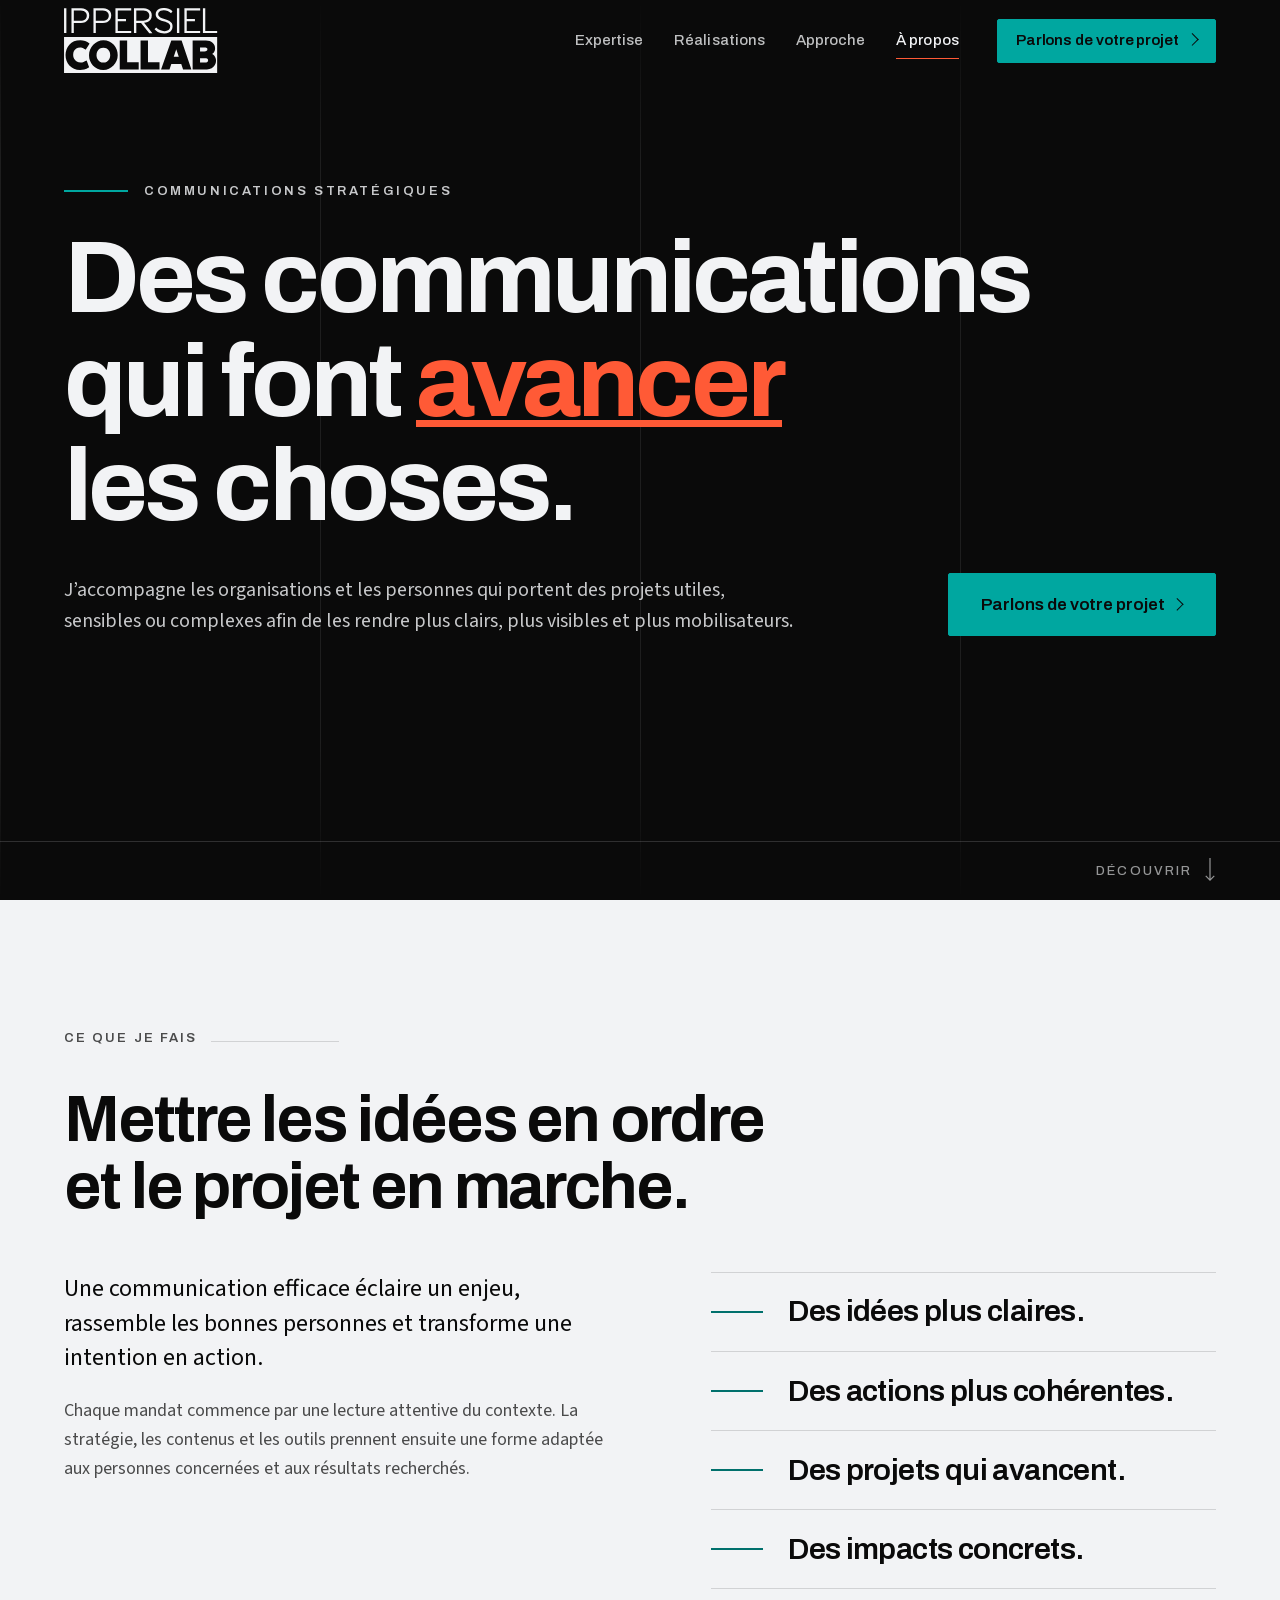
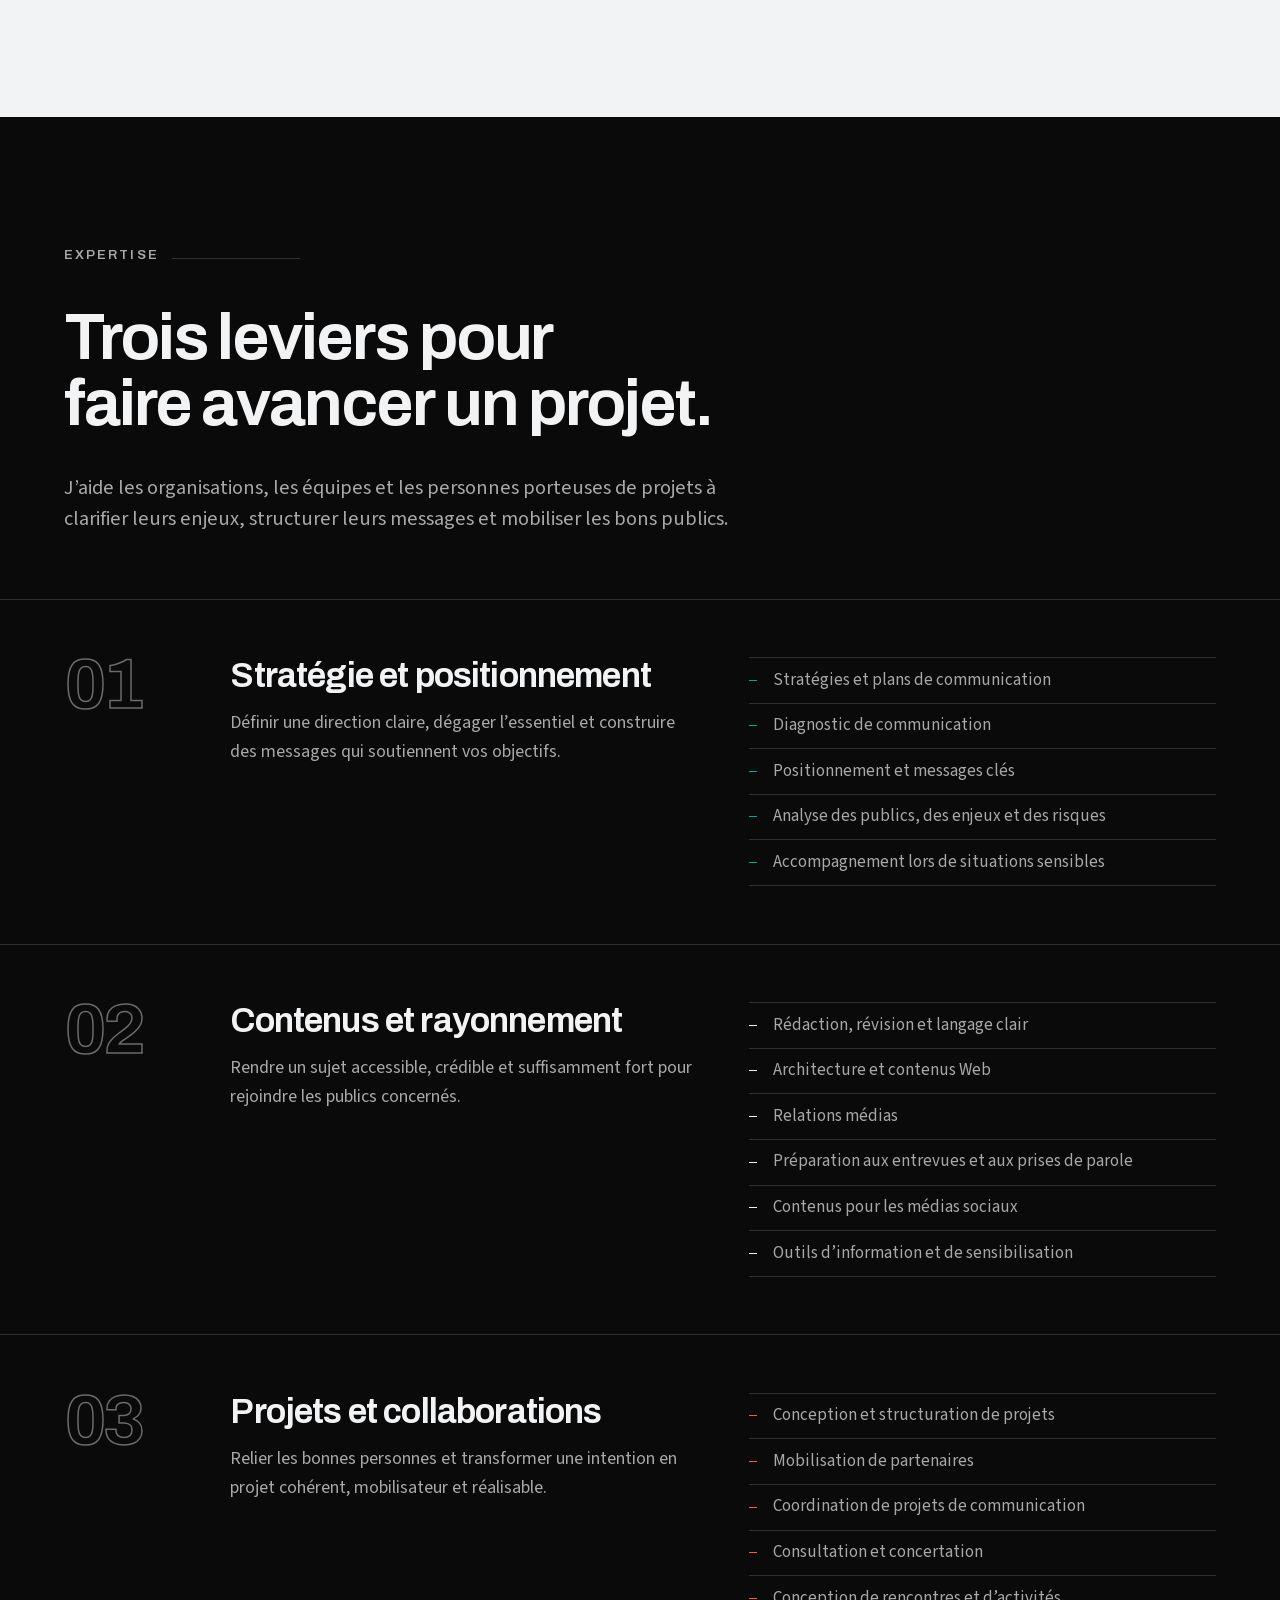
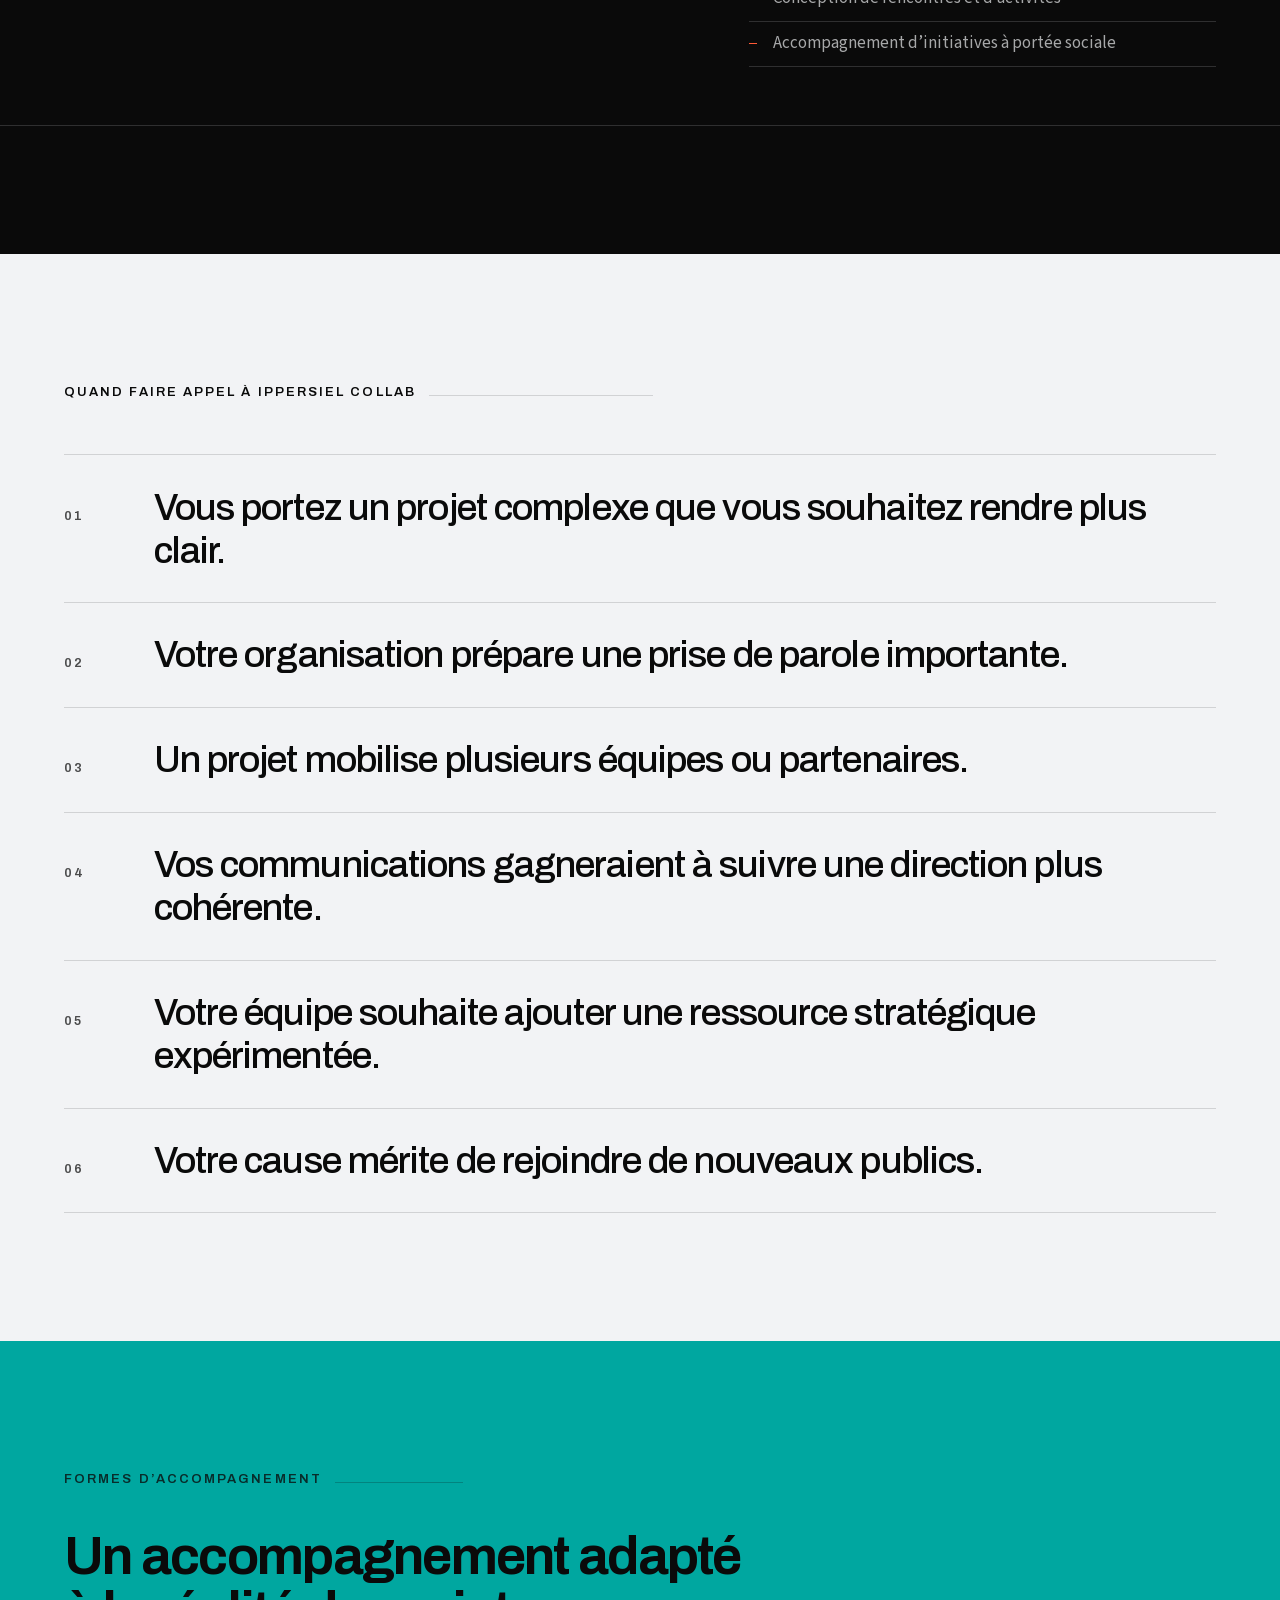
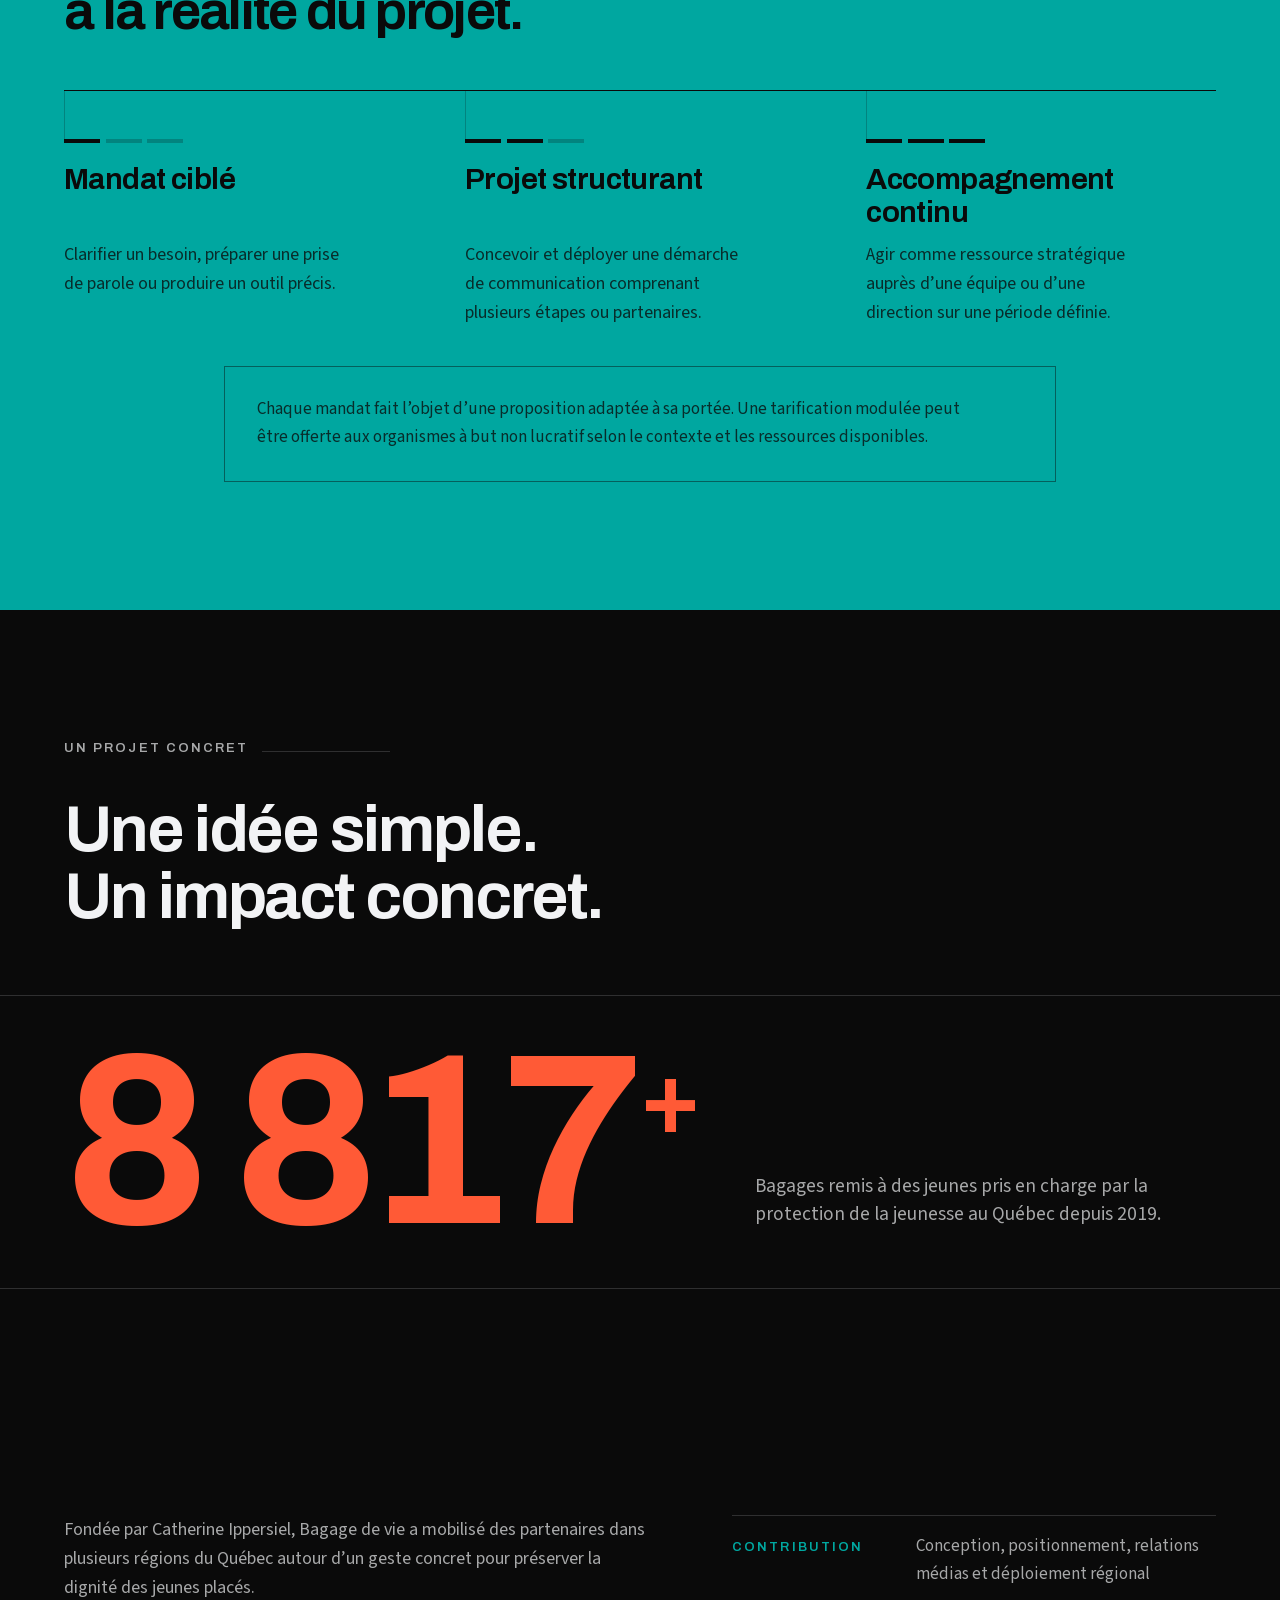
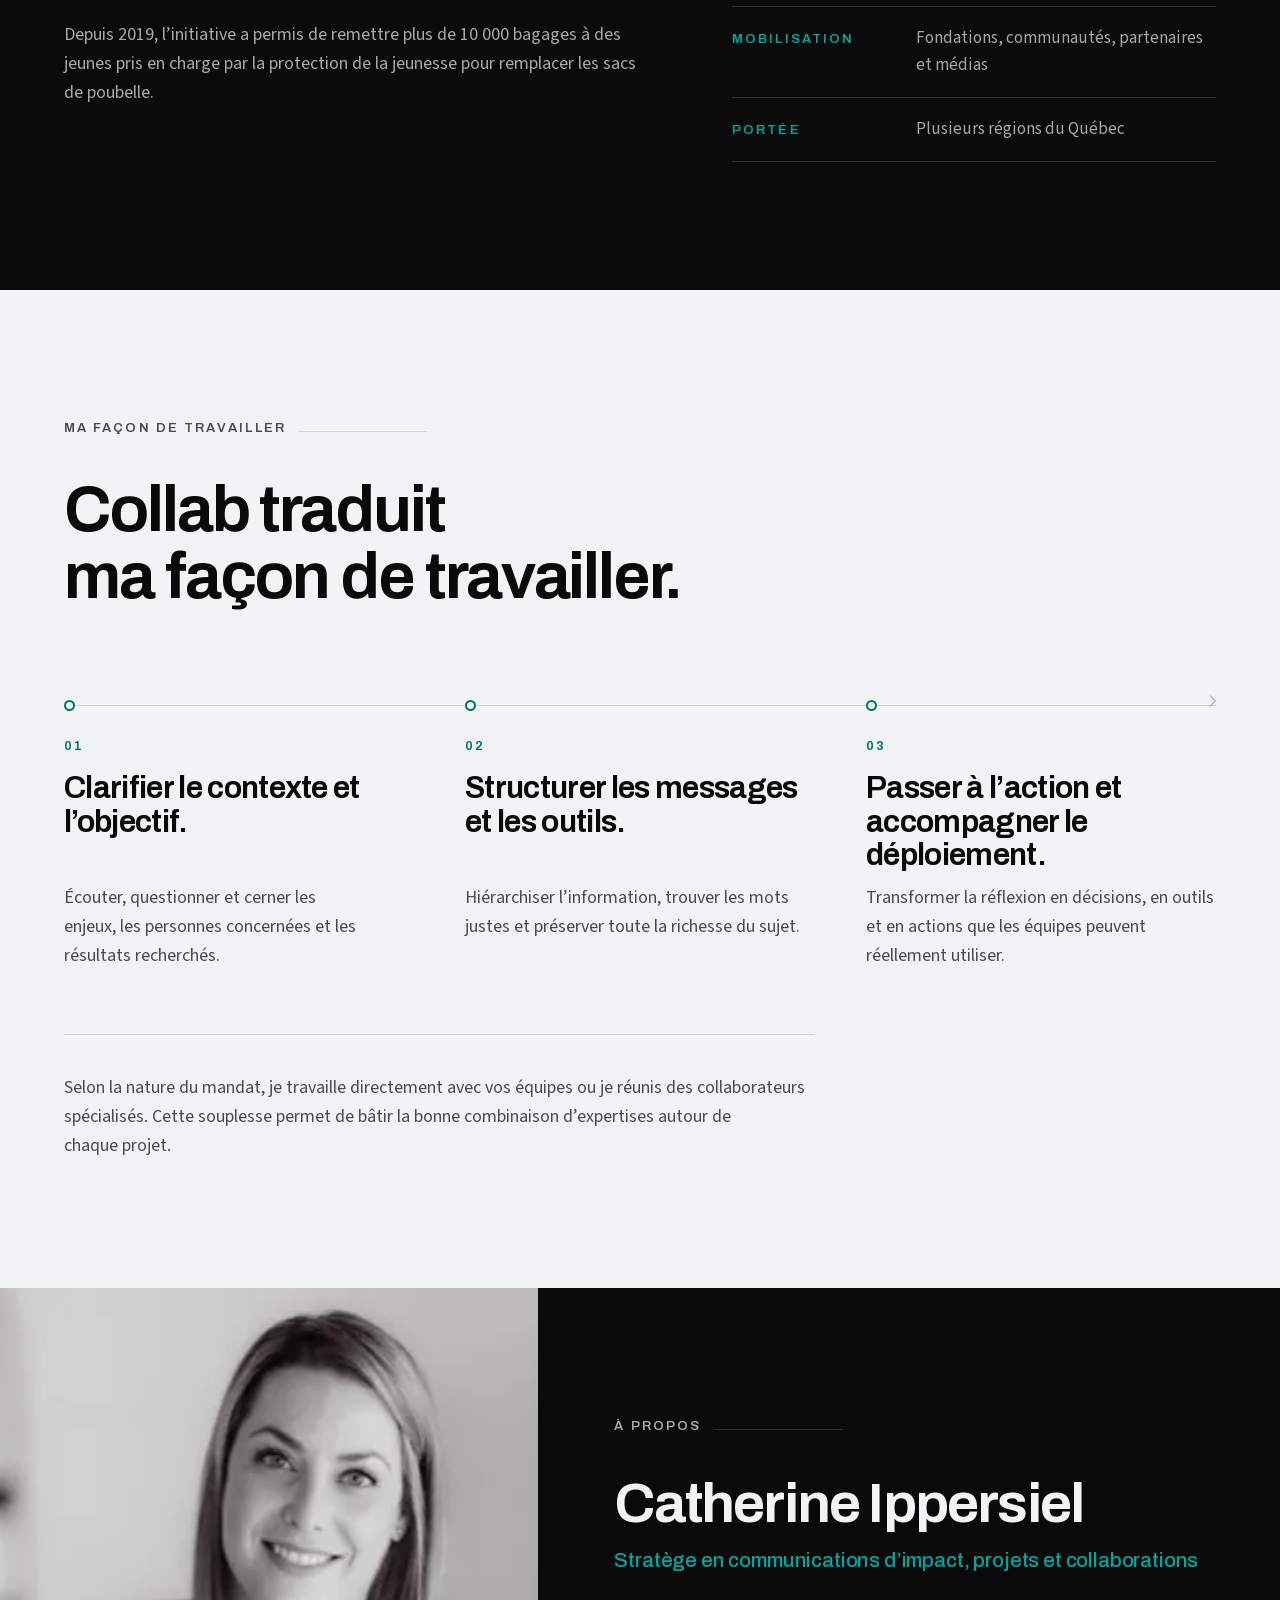
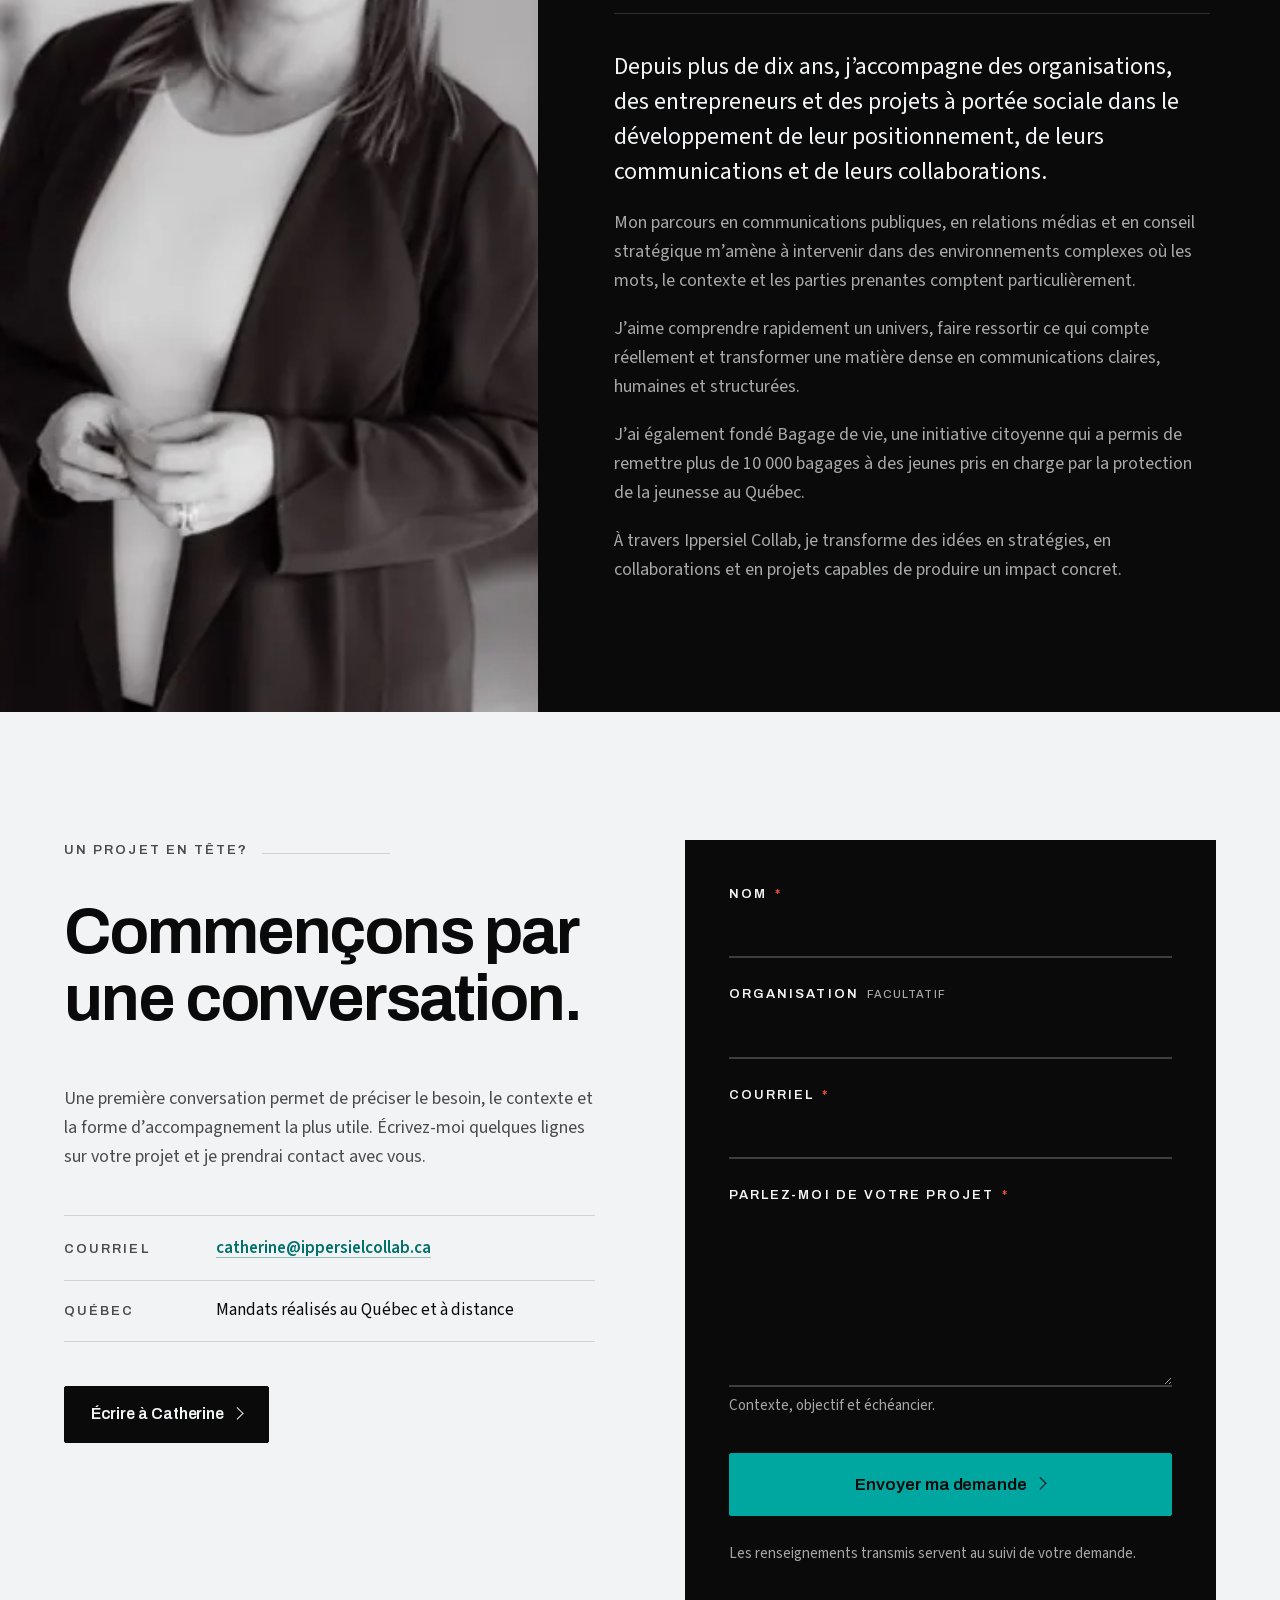
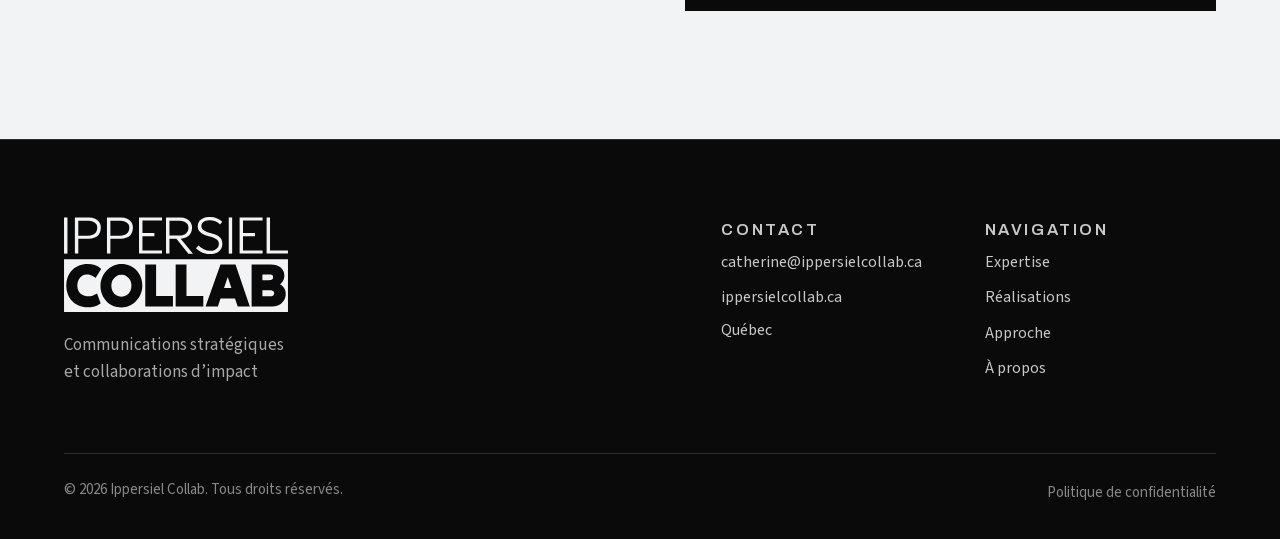
<file: site-ancien-backup/index.html>
<!doctype html>
<html lang="fr-CA">
<head>
<meta charset="utf-8">
<meta name="viewport" content="width=device-width, initial-scale=1">
<title>Ippersiel Collab | Communications stratégiques et d’impact</title>
<meta name="description" content="Ippersiel Collab accompagne les organisations et les porteurs de projets en stratégie de communication, rédaction, relations médias, langage clair, coordination et mobilisation.">
<link rel="canonical" href="https://ippersielcollab.ca/">
<meta name="theme-color" content="#0A0A0A">
<meta name="color-scheme" content="dark light">

<meta property="og:type" content="website">
<meta property="og:site_name" content="Ippersiel Collab">
<meta property="og:locale" content="fr_CA">
<meta property="og:url" content="https://ippersielcollab.ca/">
<meta property="og:title" content="Ippersiel Collab | Communications stratégiques et d’impact">
<meta property="og:description" content="Des communications qui font avancer les choses. Stratégie, contenus, relations médias, coordination et mobilisation pour les projets utiles, sensibles ou complexes.">
<meta property="og:image" content="https://ippersielcollab.ca/assets/img/partage-ippersiel-collab.jpg">
<meta property="og:image:width" content="1200">
<meta property="og:image:height" content="630">
<meta property="og:image:alt" content="Ippersiel Collab — Des communications qui font avancer les choses.">
<meta name="twitter:card" content="summary_large_image">

<link rel="icon" href="assets/logo/favicon.svg" type="image/svg+xml">
<link rel="apple-touch-icon" href="assets/logo/apple-touch-icon.png">

<link rel="preload" href="assets/fonts/archivo-variable-latin.woff2" as="font" type="font/woff2" crossorigin>
<link rel="preload" href="assets/fonts/source-sans-3-variable-latin.woff2" as="font" type="font/woff2" crossorigin>
<link rel="stylesheet" href="css/site.css">

<script type="application/ld+json">
{
  "@context": "https://schema.org",
  "@graph": [
    {
      "@type": "ProfessionalService",
      "@id": "https://ippersielcollab.ca/#organisation",
      "name": "Ippersiel Collab",
      "url": "https://ippersielcollab.ca/",
      "email": "catherine@ippersielcollab.ca",
      "description": "Communications stratégiques et collaborations d’impact : stratégie, contenus, relations médias, coordination et mobilisation.",
      "areaServed": "Québec",
      "availableLanguage": "fr-CA",
      "founder": { "@id": "https://ippersielcollab.ca/#catherine" },
      "address": { "@type": "PostalAddress", "addressRegion": "QC", "addressCountry": "CA" }
    },
    {
      "@type": "Person",
      "@id": "https://ippersielcollab.ca/#catherine",
      "name": "Catherine Ippersiel",
      "jobTitle": "Stratège en communications d’impact, projets et collaborations",
      "email": "catherine@ippersielcollab.ca",
      "worksFor": { "@id": "https://ippersielcollab.ca/#organisation" }
    },
    {
      "@type": "WebSite",
      "@id": "https://ippersielcollab.ca/#site",
      "url": "https://ippersielcollab.ca/",
      "name": "Ippersiel Collab",
      "inLanguage": "fr-CA",
      "publisher": { "@id": "https://ippersielcollab.ca/#organisation" }
    }
  ]
}
</script>
</head>
<body>
<svg class="sprite-logo" aria-hidden="true" focusable="false" width="0" height="0" style="position:absolute;overflow:hidden"><defs><mask id="ic-knock" maskUnits="userSpaceOnUse" x="18.24" y="18.477" width="323.52" height="137.259"><rect x="18.24" y="18.477" width="323.52" height="137.259" fill="#fff"/><path fill="#000" d="M 64.679688 129.710938 C 63.222656 130.515625 61.460938 131.300781 59.445312 132.042969 C 57.523438 132.753906 55.53125 133.109375 53.523438 133.109375 C 50.332031 133.109375 47.5 132.433594 45.09375 131.097656 C 42.710938 129.777344 40.832031 127.90625 39.507812 125.546875 C 38.171875 123.171875 37.492188 120.378906 37.492188 117.242188 C 37.492188 114.339844 38.0625 111.664062 39.191406 109.292969 C 40.292969 106.964844 41.945312 105.082031 44.101562 103.695312 C 46.253906 102.308594 49 101.605469 52.257812 101.605469 C 53.519531 101.605469 54.789062 101.777344 56.039062 102.117188 C 57.304688 102.457031 58.53125 102.941406 59.679688 103.546875 C 60.824219 104.160156 61.84375 104.859375 62.710938 105.632812 L 63.820312 106.617188 L 71.941406 93.6875 L 71.214844 92.980469 C 68.933594 90.753906 66.089844 89.054688 62.769531 87.917969 C 59.5 86.796875 56.121094 86.230469 52.730469 86.230469 C 47.691406 86.230469 43.183594 87.074219 39.332031 88.738281 C 35.472656 90.414062 32.167969 92.734375 29.511719 95.636719 C 26.851562 98.542969 24.828125 101.910156 23.496094 105.648438 C 22.160156 109.367188 21.484375 113.375 21.484375 117.554688 C 21.484375 121.679688 22.175781 125.671875 23.535156 129.429688 C 24.898438 133.195312 26.921875 136.574219 29.546875 139.472656 C 32.1875 142.386719 35.449219 144.71875 39.242188 146.40625 C 43.039062 148.101562 47.421875 148.960938 52.257812 148.960938 C 54.902344 148.960938 57.800781 148.648438 60.878906 148.03125 C 64.050781 147.386719 67.242188 145.921875 70.359375 143.671875 L 71.128906 143.117188 L 65.960938 129.007812 Z M 64.679688 129.710938 "/><path fill="#000" d="M 115.582031 117.792969 C 115.582031 120.886719 114.941406 123.648438 113.683594 126 C 112.425781 128.339844 110.675781 130.195312 108.488281 131.515625 C 106.308594 132.835938 103.835938 133.507812 101.132812 133.507812 C 98.429688 133.507812 95.96875 132.835938 93.8125 131.519531 C 91.644531 130.195312 89.898438 128.335938 88.617188 125.992188 C 87.332031 123.640625 86.679688 120.878906 86.679688 117.792969 C 86.679688 114.648438 87.320312 111.859375 88.585938 109.503906 C 89.835938 107.167969 91.582031 105.3125 93.773438 103.992188 C 95.960938 102.667969 98.4375 102 101.132812 102 C 103.824219 102 106.28125 102.679688 108.441406 104.019531 C 110.605469 105.367188 112.359375 107.242188 113.644531 109.589844 C 114.929688 111.949219 115.582031 114.707031 115.582031 117.792969 M 123.132812 95.875 C 120.507812 92.980469 117.304688 90.660156 113.609375 88.980469 C 109.910156 87.3125 105.710938 86.464844 101.132812 86.464844 C 97.015625 86.464844 93.097656 87.316406 89.476562 88.988281 C 85.871094 90.65625 82.636719 92.964844 79.863281 95.847656 C 77.082031 98.742188 74.875 102.097656 73.296875 105.820312 C 71.710938 109.566406 70.910156 113.59375 70.910156 117.792969 C 70.910156 121.972656 71.628906 125.988281 73.042969 129.722656 C 74.460938 133.457031 76.507812 136.816406 79.128906 139.707031 C 81.753906 142.609375 84.960938 144.925781 88.660156 146.601562 C 92.355469 148.273438 96.550781 149.121094 101.132812 149.121094 C 105.246094 149.121094 109.167969 148.269531 112.785156 146.597656 C 116.390625 144.925781 119.628906 142.621094 122.398438 139.738281 C 125.179688 136.847656 127.390625 133.492188 128.964844 129.765625 C 130.550781 126.019531 131.355469 121.992188 131.355469 117.792969 C 131.355469 113.609375 130.636719 109.59375 129.21875 105.863281 C 127.804688 102.136719 125.757812 98.777344 123.132812 95.875 "/><path fill="#000" d="M 151.25 87.09375 L 135.636719 87.09375 L 135.636719 147.777344 L 175.558594 147.777344 L 175.558594 132.714844 L 151.25 132.714844 Z M 151.25 87.09375 "/><path fill="#000" d="M 195.132812 87.09375 L 179.519531 87.09375 L 179.519531 147.777344 L 219.441406 147.777344 L 219.441406 132.714844 L 195.132812 132.714844 Z M 195.132812 87.09375 "/><path fill="#000" d="M 260.03125 121.039062 L 249.414062 121.039062 L 254.695312 105.285156 Z M 244.265625 87.097656 L 222.695312 147.777344 L 240.457031 147.777344 L 244.289062 136.335938 L 265.210938 136.335938 L 269.113281 147.855469 L 286.605469 147.855469 L 265.941406 87.097656 Z M 244.265625 87.097656 "/><path fill="#000" d="M 304.8125 109.988281 L 304.8125 101.605469 L 314.609375 101.605469 C 315.832031 101.605469 316.925781 101.757812 317.855469 102.058594 C 318.667969 102.320312 319.269531 102.710938 319.695312 103.253906 C 320.09375 103.765625 320.296875 104.511719 320.296875 105.480469 C 320.296875 107.023438 319.816406 108.078125 318.789062 108.789062 C 317.636719 109.585938 316.042969 109.988281 314.054688 109.988281 Z M 321.136719 126.242188 C 321.578125 126.828125 321.800781 127.675781 321.800781 128.765625 C 321.800781 129.691406 321.574219 130.433594 321.113281 131.039062 C 320.613281 131.683594 319.984375 132.164062 319.199219 132.503906 C 318.375 132.859375 317.492188 133.03125 316.5 133.03125 L 304.8125 133.03125 L 304.8125 124.335938 L 316.027344 124.335938 C 317.234375 124.335938 318.308594 124.507812 319.214844 124.847656 C 320.050781 125.160156 320.675781 125.617188 321.136719 126.242188 M 336.980469 122.550781 C 335.953125 120.335938 334.355469 118.359375 332.234375 116.683594 C 331.6875 116.253906 331.078125 115.847656 330.398438 115.464844 C 330.566406 115.355469 330.730469 115.238281 330.890625 115.117188 C 332.925781 113.53125 334.398438 111.65625 335.261719 109.550781 C 336.109375 107.488281 336.539062 105.480469 336.539062 103.589844 C 336.539062 98.644531 334.746094 94.605469 331.207031 91.582031 C 327.726562 88.605469 322.988281 87.09375 317.132812 87.09375 L 289.203125 87.09375 L 289.203125 147.777344 L 319.347656 147.777344 C 323.070312 147.777344 326.410156 146.96875 329.269531 145.371094 C 332.136719 143.769531 334.417969 141.554688 336.050781 138.792969 C 337.6875 136.027344 338.515625 132.890625 338.515625 129.46875 C 338.515625 127.089844 338 124.761719 336.980469 122.550781 "/></mask><g id="logo-ic" mask="url(#ic-knock)" fill="currentColor"><path d="M 341.722656 155.695312 L 18.277344 155.695312 L 18.277344 79.652344 L 341.722656 79.652344 Z M 341.722656 155.695312 "/><path d="M 18.277344 71.351562 L 23.21875 71.351562 L 23.21875 19.160156 L 18.277344 19.160156 Z M 18.277344 71.351562 "/><path d="M 62.660156 42.460938 C 60.277344 44.441406 57.152344 45.429688 53.28125 45.429688 L 38.894531 45.429688 L 38.894531 23.8125 L 53.640625 23.8125 C 55.738281 23.8125 57.746094 24.179688 59.652344 24.921875 C 61.5625 25.664062 63.136719 26.792969 64.378906 28.320312 C 65.621094 29.851562 66.242188 31.78125 66.242188 34.121094 C 66.242188 37.703125 65.042969 40.480469 62.660156 42.460938 M 63.164062 20.945312 C 60.585938 19.753906 57.652344 19.160156 54.359375 19.160156 L 33.953125 19.160156 L 33.953125 71.351562 L 38.894531 71.351562 L 38.894531 50.015625 L 53.78125 50.015625 C 56.9375 50.015625 59.859375 49.429688 62.554688 48.257812 C 65.25 47.089844 67.398438 45.289062 68.996094 42.851562 C 70.597656 40.421875 71.398438 37.34375 71.398438 33.621094 C 71.398438 30.660156 70.664062 28.109375 69.210938 25.957031 C 67.753906 23.8125 65.742188 22.140625 63.164062 20.945312 "/><path d="M 108.984375 42.460938 C 106.59375 44.441406 103.46875 45.429688 99.605469 45.429688 L 85.214844 45.429688 L 85.214844 23.8125 L 99.960938 23.8125 C 102.0625 23.8125 104.0625 24.179688 105.972656 24.921875 C 107.882812 25.664062 109.460938 26.792969 110.699219 28.320312 C 111.9375 29.851562 112.558594 31.78125 112.558594 34.121094 C 112.558594 37.703125 111.367188 40.480469 108.984375 42.460938 M 109.480469 20.945312 C 106.902344 19.753906 103.96875 19.160156 100.675781 19.160156 L 80.273438 19.160156 L 80.273438 71.351562 L 85.214844 71.351562 L 85.214844 50.015625 L 100.105469 50.015625 C 103.253906 50.015625 106.175781 49.429688 108.875 48.257812 C 111.570312 47.089844 113.714844 45.289062 115.316406 42.851562 C 116.914062 40.421875 117.714844 37.34375 117.714844 33.621094 C 117.714844 30.660156 116.988281 28.109375 115.53125 25.957031 C 114.074219 23.8125 112.058594 22.140625 109.480469 20.945312 "/><path d="M 129.382812 19.160156 L 126.59375 19.160156 L 126.59375 71.351562 L 159.808594 71.351562 L 159.808594 66.984375 L 131.535156 66.984375 L 131.535156 46.148438 L 148.785156 46.148438 L 148.785156 41.707031 L 131.535156 41.707031 L 131.535156 23.523438 L 159.808594 23.523438 L 159.808594 19.160156 Z M 129.382812 19.160156 "/><path d="M 170.546875 23.8125 L 185.363281 23.8125 C 187.417969 23.8125 189.410156 24.179688 191.34375 24.921875 C 193.28125 25.664062 194.863281 26.78125 196.101562 28.285156 C 197.347656 29.789062 197.964844 31.710938 197.964844 34.050781 C 197.964844 37.628906 196.773438 40.386719 194.386719 42.320312 C 192 44.25 188.871094 45.214844 185.007812 45.214844 L 170.546875 45.214844 Z M 194.242188 48.117188 C 196.917969 46.949219 199.0625 45.160156 200.6875 42.75 C 202.308594 40.339844 203.121094 37.269531 203.121094 33.546875 C 203.121094 30.636719 202.390625 28.097656 200.941406 25.925781 C 199.480469 23.75 197.46875 22.082031 194.890625 20.914062 C 192.3125 19.746094 189.375 19.160156 186.082031 19.160156 L 165.605469 19.160156 L 165.605469 71.351562 L 170.546875 71.351562 L 170.546875 49.871094 L 180.597656 49.871094 L 197.894531 71.566406 L 204.550781 71.566406 L 186.820312 49.742188 C 189.457031 49.597656 191.953125 49.117188 194.242188 48.117188 "/><path d="M 240.277344 45.683594 C 237.792969 44.179688 234.265625 42.804688 229.679688 41.566406 C 225.863281 40.515625 223.023438 39.445312 221.164062 38.339844 C 219.300781 37.246094 218.074219 36.101562 217.476562 34.910156 C 216.878906 33.714844 216.582031 32.523438 216.582031 31.328125 C 216.582031 29.945312 217.023438 28.632812 217.90625 27.390625 C 218.789062 26.152344 220.109375 25.125 221.878906 24.3125 C 223.640625 23.5 225.863281 23.09375 228.535156 23.09375 C 231.445312 23.09375 234.164062 23.644531 236.695312 24.742188 C 239.226562 25.839844 241.5625 27.367188 243.710938 29.324219 L 246.792969 25.386719 C 244.5 23.046875 241.78125 21.304688 238.628906 20.160156 C 235.484375 19.015625 232.210938 18.441406 228.820312 18.441406 C 225.003906 18.441406 221.804688 19.027344 219.226562 20.195312 C 216.652344 21.363281 214.695312 22.953125 213.355469 24.957031 C 212.023438 26.960938 211.355469 29.207031 211.355469 31.6875 C 211.355469 35.265625 212.628906 38.226562 215.1875 40.5625 C 217.738281 42.898438 221.832031 44.835938 227.460938 46.363281 C 230.65625 47.171875 233.214844 48.007812 235.121094 48.867188 C 237.03125 49.726562 238.472656 50.597656 239.453125 51.480469 C 240.429688 52.363281 241.089844 53.304688 241.421875 54.308594 C 241.757812 55.3125 241.925781 56.382812 241.925781 57.527344 C 241.925781 59.488281 241.394531 61.195312 240.351562 62.648438 C 239.300781 64.105469 237.839844 65.242188 235.980469 66.050781 C 234.117188 66.863281 232.042969 67.269531 229.753906 67.269531 C 226.363281 67.222656 223.144531 66.480469 220.089844 65.046875 C 217.03125 63.617188 214.507812 61.800781 212.5 59.605469 L 208.851562 63.472656 C 210.757812 65.429688 212.808594 67.039062 215.003906 68.308594 C 217.199219 69.574219 219.503906 70.515625 221.914062 71.136719 C 224.324219 71.753906 226.839844 72.066406 229.464844 72.066406 C 233.234375 72.066406 236.433594 71.421875 239.058594 70.132812 C 241.683594 68.847656 243.65625 67.050781 244.964844 64.761719 C 246.28125 62.46875 246.933594 59.871094 246.933594 56.960938 C 246.933594 54.667969 246.445312 52.589844 245.46875 50.726562 C 244.484375 48.867188 242.761719 47.1875 240.277344 45.683594 "/><path d="M 256.171875 71.351562 L 261.113281 71.351562 L 261.113281 19.160156 L 256.171875 19.160156 Z M 256.171875 71.351562 "/><path d="M 274.644531 19.160156 L 271.851562 19.160156 L 271.851562 71.351562 L 305.066406 71.351562 L 305.066406 66.984375 L 276.792969 66.984375 L 276.792969 46.148438 L 294.046875 46.148438 L 294.046875 41.707031 L 276.792969 41.707031 L 276.792969 23.523438 L 305.066406 23.523438 L 305.066406 19.160156 Z M 274.644531 19.160156 "/><path d="M 315.804688 66.910156 L 315.804688 19.160156 L 310.867188 19.160156 L 310.867188 71.351562 L 341.722656 71.351562 L 341.722656 66.910156 Z M 315.804688 66.910156 "/></g></defs></svg>

<a class="lien-evitement" href="#contenu">Aller au contenu principal</a>

<header class="entete" id="entete" data-etat="sommet">
  <div class="entete__barre">
    <a class="entete__logo" href="#accueil" aria-label="Ippersiel Collab — retour au haut de la page">
      <svg class="logo" viewBox="18.24 18.477 323.52 137.259" aria-hidden="true" focusable="false"><use href="#logo-ic"></use></svg>
    </a>

    <nav class="entete__nav" aria-label="Navigation principale">
      <ul class="menu">
        <li><a href="#expertise" data-ancre="expertise">Expertise</a></li>
        <li><a href="#realisations" data-ancre="realisations">Réalisations</a></li>
        <li><a href="#approche" data-ancre="approche">Approche</a></li>
        <li><a href="#a-propos" data-ancre="a-propos">À propos</a></li>
      </ul>
      <a class="bouton bouton--orange bouton--compact entete__cta" href="#contact">Parlons de votre projet</a>
    </nav>

    <button class="bascule-menu" id="bascule-menu" type="button" aria-expanded="false" aria-controls="menu-mobile">
      <span class="bascule-menu__traits" aria-hidden="true"><span></span><span></span></span>
      <span class="bascule-menu__texte" data-ouvert="Fermer" data-ferme="Menu">Menu</span>
    </button>
  </div>
  <div class="entete__progression" aria-hidden="true"><span id="progression"></span></div>
</header>

<div class="menu-mobile" id="menu-mobile" hidden>
  <nav aria-label="Navigation mobile">
    <ul>
      <li><a href="#expertise">Expertise</a></li>
      <li><a href="#realisations">Réalisations</a></li>
      <li><a href="#approche">Approche</a></li>
      <li><a href="#a-propos">À propos</a></li>
    </ul>
    <a class="bouton bouton--orange menu-mobile__cta" href="#contact">Parlons de votre projet</a>
    <p class="menu-mobile__courriel"><a href="mailto:catherine@ippersielcollab.ca" data-mesure="courriel-menu">catherine@ippersielcollab.ca</a></p>
  </nav>
</div>

<main id="contenu">

<!-- ═══ 01 · ACCUEIL — ancre #accueil · menu 01 ═══════════════════════ -->
<section class="hero sur-carbone" id="accueil">
  <div class="hero__grille">
    <div class="hero__texte">
      <p class="surtitre" data-anim="montee"><span class="surtitre__trait" aria-hidden="true"></span>Communications stratégiques</p>

      <h1 class="titre-hero">
        <span class="ligne"><span class="ligne__mot">Des communications</span></span>
        <span class="ligne"><span class="ligne__mot">qui font <em class="mot-avancer">avancer<span class="mot-avancer__trait" aria-hidden="true"></span></em></span></span>
        <span class="ligne"><span class="ligne__mot">les choses.</span></span>
      </h1>

      <p class="hero__intro" data-anim="montee">J’accompagne les organisations et les personnes qui portent des projets utiles, sensibles ou complexes afin de les rendre plus clairs, plus visibles et plus mobilisateurs.</p>

      <div class="hero__actions" data-anim="montee">
        <a class="bouton bouton--orange bouton--large" href="#contact">Parlons de votre projet</a>
      </div>
    </div>
  </div>

  <div class="hero__pied">
    <a class="hero__descendre" href="#positionnement">
      <span>Découvrir</span>
      <svg viewBox="0 0 12 30" aria-hidden="true" focusable="false"><path d="M6 0v26M1 21l5 5 5-5" fill="none" stroke="currentColor" stroke-width="1.4"/></svg>
    </a>
  </div>
</section>

<!-- ═══ 02 · POSITIONNEMENT — section de liaison, hors menu ═══════════ -->
<section class="section sur-mineral positionnement" id="positionnement" aria-labelledby="t-positionnement">
  <div class="conteneur">
    <p class="repere" data-anim="montee">Ce que je fais</p>

    <h2 class="titre-section" id="t-positionnement" data-anim="montee">Mettre les idées en ordre <br class="br-large">et le projet en marche.</h2>

    <div class="positionnement__corps">
      <div class="positionnement__texte">
        <p class="texte-avant" data-anim="montee">Une communication efficace éclaire un enjeu, rassemble les bonnes personnes et transforme une intention en action.</p>
        <p data-anim="montee">Chaque mandat commence par une lecture attentive du contexte. La stratégie, les contenus et les outils prennent ensuite une forme adaptée aux personnes concernées et aux résultats recherchés.</p>
      </div>

      <ul class="alignement" data-anim="alignement" aria-label="Résultats recherchés">
        <li><span class="alignement__puce" aria-hidden="true"></span>Des idées plus claires.</li>
        <li><span class="alignement__puce" aria-hidden="true"></span>Des actions plus cohérentes.</li>
        <li><span class="alignement__puce" aria-hidden="true"></span>Des projets qui avancent.</li>
        <li><span class="alignement__puce" aria-hidden="true"></span>Des impacts concrets.</li>
      </ul>
    </div>
  </div>
</section>

<!-- ═══ 03 · EXPERTISE — ancre #expertise · menu 02 ═══════════════════ -->
<section class="section sur-carbone expertise" id="expertise" aria-labelledby="t-expertise">
  <div class="conteneur">
    <div class="entete-section">
      <p class="repere" data-anim="montee">Expertise</p>
      <h2 class="titre-section" id="t-expertise" data-anim="montee">Trois leviers pour <br class="br-large">faire avancer un projet.</h2>
      <p class="entete-section__intro" data-anim="montee">J’aide les organisations, les équipes et les personnes porteuses de projets à clarifier leurs enjeux, structurer leurs messages et mobiliser les bons publics.</p>
    </div>
  </div>

  <ol class="chapitres">
    <li class="chapitre chapitre--sarcelle" data-anim="chapitre">
      <div class="conteneur chapitre__grille">
        <p class="chapitre__num" aria-hidden="true">01</p>
        <div class="chapitre__intro">
          <h3 class="chapitre__titre">Stratégie et positionnement</h3>
          <p class="chapitre__accroche">Définir une direction claire, dégager l’essentiel et construire des messages qui soutiennent vos objectifs.</p>
        </div>
        <ul class="chapitre__liste">
          <li>Stratégies et plans de communication</li>
          <li>Diagnostic de communication</li>
          <li>Positionnement et messages clés</li>
          <li>Analyse des publics, des enjeux et des risques</li>
          <li>Accompagnement lors de situations sensibles</li>
        </ul>
      </div>
    </li>

    <li class="chapitre chapitre--mineral" data-anim="chapitre">
      <div class="conteneur chapitre__grille">
        <p class="chapitre__num" aria-hidden="true">02</p>
        <div class="chapitre__intro">
          <h3 class="chapitre__titre">Contenus et rayonnement</h3>
          <p class="chapitre__accroche">Rendre un sujet accessible, crédible et suffisamment fort pour rejoindre les publics concernés.</p>
        </div>
        <ul class="chapitre__liste">
          <li>Rédaction, révision et langage clair</li>
          <li>Architecture et contenus Web</li>
          <li>Relations médias</li>
          <li>Préparation aux entrevues et aux prises de parole</li>
          <li>Contenus pour les médias sociaux</li>
          <li>Outils d’information et de sensibilisation</li>
        </ul>
      </div>
    </li>

    <li class="chapitre chapitre--vif" data-anim="chapitre">
      <div class="conteneur chapitre__grille">
        <p class="chapitre__num" aria-hidden="true">03</p>
        <div class="chapitre__intro">
          <h3 class="chapitre__titre">Projets et collaborations</h3>
          <p class="chapitre__accroche">Relier les bonnes personnes et transformer une intention en projet cohérent, mobilisateur et réalisable.</p>
        </div>
        <ul class="chapitre__liste">
          <li>Conception et structuration de projets</li>
          <li>Mobilisation de partenaires</li>
          <li>Coordination de projets de communication</li>
          <li>Consultation et concertation</li>
          <li>Conception de rencontres et d’activités</li>
          <li>Accompagnement d’initiatives à portée sociale</li>
        </ul>
      </div>
    </li>
  </ol>
</section>

<!-- ═══ 04 · BESOINS — section de liaison, hors menu ══════════════════ -->
<section class="section sur-mineral besoins" id="besoins" aria-labelledby="t-besoins">
  <div class="conteneur">
    <h2 class="vh" id="t-besoins">Quand faire appel à Ippersiel Collab</h2>
    <p class="repere repere--titre" data-anim="montee" aria-hidden="true">Quand faire appel à Ippersiel Collab</p>

    <ol class="besoins__liste">
      <li data-anim="ligne"><span class="besoins__num" aria-hidden="true">01</span><span class="besoins__texte">Vous portez un projet complexe que vous souhaitez rendre plus clair.</span></li>
      <li data-anim="ligne"><span class="besoins__num" aria-hidden="true">02</span><span class="besoins__texte">Votre organisation prépare une prise de parole importante.</span></li>
      <li data-anim="ligne"><span class="besoins__num" aria-hidden="true">03</span><span class="besoins__texte">Un projet mobilise plusieurs équipes ou partenaires.</span></li>
      <li data-anim="ligne"><span class="besoins__num" aria-hidden="true">04</span><span class="besoins__texte">Vos communications gagneraient à suivre une direction plus cohérente.</span></li>
      <li data-anim="ligne"><span class="besoins__num" aria-hidden="true">05</span><span class="besoins__texte">Votre équipe souhaite ajouter une ressource stratégique expérimentée.</span></li>
      <li data-anim="ligne"><span class="besoins__num" aria-hidden="true">06</span><span class="besoins__texte">Votre cause mérite de rejoindre de nouveaux publics.</span></li>
    </ol>

  </div>
</section>

<!-- ═══ 05 · FORMES D’ACCOMPAGNEMENT — section de liaison, hors menu ══ -->
<section class="section sur-sarcelle formes" id="accompagnement" aria-labelledby="t-formes">
  <div class="conteneur">
    <p class="repere" data-anim="montee">Formes d’accompagnement</p>
    <h2 class="titre-section titre-section--moyen" id="t-formes" data-anim="montee">Un accompagnement adapté <br class="br-large">à la réalité du projet.</h2>

    <div class="formes__axe" aria-hidden="true"><span data-anim="trait"></span></div>

    <div class="formes__grille">
      <article class="forme" data-anim="montee">
        <span class="forme__jauge" aria-hidden="true"><i></i><i></i><i></i></span>
        <h3>Mandat ciblé</h3>
        <p>Clarifier un besoin, préparer une prise de parole ou produire un outil précis.</p>
      </article>
      <article class="forme" data-anim="montee">
        <span class="forme__jauge forme__jauge--2" aria-hidden="true"><i></i><i></i><i></i></span>
        <h3>Projet structurant</h3>
        <p>Concevoir et déployer une démarche de communication comprenant plusieurs étapes ou partenaires.</p>
      </article>
      <article class="forme" data-anim="montee">
        <span class="forme__jauge forme__jauge--3" aria-hidden="true"><i></i><i></i><i></i></span>
        <h3>Accompagnement continu</h3>
        <p>Agir comme ressource stratégique auprès d’une équipe ou d’une direction sur une période définie.</p>
      </article>

      <p class="formes__mention" data-anim="montee">Chaque mandat fait l’objet d’une proposition adaptée à sa portée. Une tarification modulée peut être offerte aux organismes à but non lucratif selon le contexte et les ressources disponibles.</p>
    </div>

  </div>
</section>

<!-- ═══ 06 · RÉALISATION — ancre #realisations · menu 03 ══════════════ -->
<section class="section sur-carbone realisation" id="realisations" aria-labelledby="t-realisation" data-mesure-vue="realisations">
  <div class="conteneur">
    <p class="repere" data-anim="montee">Un projet concret</p>
    <h2 class="titre-section" id="t-realisation" data-anim="montee">Une idée simple. <br class="br-large">Un impact concret.</h2>
  </div>

  <div class="preuve">
    <div class="conteneur preuve__grille">
      <p class="preuve__chiffre" data-compteur="10000" aria-hidden="true"><span class="preuve__valeur">10 000</span><span class="preuve__plus">+</span></p>
      <p class="preuve__legende">
        <span class="vh">Plus de 10 000 bagages remis à des jeunes pris en charge par la protection de la jeunesse au Québec depuis 2019.</span>
        <span aria-hidden="true">Bagages remis à des jeunes pris en charge par la protection de la jeunesse au Québec depuis 2019.</span>
      </p>
    </div>
  </div>

  <div class="conteneur">
    <article class="projet">
      <div class="projet__entete" data-anim="montee">
        <h3 class="projet__nom">Bagage de vie</h3>
        <p class="projet__accroche">Transformer une indignation en mouvement collectif.</p>
      </div>

      <div class="projet__corps">
        <div class="projet__texte" data-anim="montee">
          <p>Fondée par Catherine Ippersiel, Bagage de vie a mobilisé des partenaires dans plusieurs régions du Québec autour d’un geste concret pour préserver la dignité des jeunes placés.</p>
          <p>Depuis 2019, l’initiative a permis de remettre plus de 10 000 bagages à des jeunes pris en charge par la protection de la jeunesse pour remplacer les sacs de poubelle.</p>
        </div>

        <dl class="projet__fiche" data-anim="montee">
          <div><dt>Contribution</dt><dd>Conception, positionnement, relations médias et déploiement régional</dd></div>
          <div><dt>Mobilisation</dt><dd>Fondations, communautés, partenaires et médias</dd></div>
          <div><dt>Portée</dt><dd>Plusieurs régions du Québec</dd></div>
        </dl>
      </div>
    </article>
  </div>
</section>

<!-- ═══ 07 · APPROCHE — ancre #approche · menu 04 ═════════════════════ -->
<section class="section sur-mineral approche" id="approche" aria-labelledby="t-approche">
  <div class="conteneur">
    <p class="repere" data-anim="montee">Ma façon de travailler</p>
    <h2 class="titre-section" id="t-approche" data-anim="montee">Collab traduit <br class="br-large">ma façon de travailler.</h2>

    <ol class="mouvements">
      <li class="mouvement" data-anim="mouvement">
        <span class="mouvement__noeud" aria-hidden="true"></span>
        <p class="mouvement__num" aria-hidden="true">01</p>
        <h3>Clarifier le contexte et l’objectif.</h3>
        <p class="mouvement__texte">Écouter, questionner et cerner les enjeux, les personnes concernées et les résultats recherchés.</p>
      </li>
      <li class="mouvement" data-anim="mouvement">
        <span class="mouvement__noeud" aria-hidden="true"></span>
        <p class="mouvement__num" aria-hidden="true">02</p>
        <h3>Structurer les messages et les outils.</h3>
        <p class="mouvement__texte">Hiérarchiser l’information, trouver les mots justes et préserver toute la richesse du sujet.</p>
      </li>
      <li class="mouvement" data-anim="mouvement">
        <span class="mouvement__noeud" aria-hidden="true"></span>
        <p class="mouvement__num" aria-hidden="true">03</p>
        <h3>Passer à l’action et accompagner le déploiement.</h3>
        <p class="mouvement__texte">Transformer la réflexion en décisions, en outils et en actions que les équipes peuvent réellement utiliser.</p>
      </li>
    </ol>

    <p class="approche__conclusion" data-anim="montee">Selon la nature du mandat, je travaille directement avec vos équipes ou je réunis des collaborateurs spécialisés. Cette souplesse permet de bâtir la bonne combinaison d’expertises autour de chaque projet.</p>
  </div>
</section>

<!-- ═══ 08 · À PROPOS — ancre #a-propos · menu 05 ═════════════════════ -->
<section class="section sur-carbone apropos" id="a-propos" aria-labelledby="t-apropos">
  <div class="apropos__grille">
    <figure class="apropos__portrait" data-anim="portrait">
      <picture>
        <source type="image/webp" srcset="assets/img/catherine-ippersiel-640.webp 640w, assets/img/catherine-ippersiel-900.webp 900w, assets/img/catherine-ippersiel-1067.webp 1067w" sizes="(min-width: 62rem) 46vw, 100vw">
        <img src="assets/img/catherine-ippersiel-900.jpg" width="1067" height="1600" alt="Catherine Ippersiel, stratège en communications d’impact" loading="lazy" decoding="async">
      </picture>
    </figure>

    <div class="apropos__texte">
      <p class="repere" data-anim="montee">À propos</p>
      <h2 class="apropos__nom" id="t-apropos" data-anim="montee">Catherine Ippersiel</h2>
      <p class="apropos__titre" data-anim="montee">Stratège en communications d’impact, projets et collaborations</p>

      <div class="apropos__bio">
        <p class="texte-avant" data-anim="montee">Depuis plus de dix ans, j’accompagne des organisations, des entrepreneurs et des projets à portée sociale dans le développement de leur positionnement, de leurs communications et de leurs collaborations.</p>
        <p data-anim="montee">Mon parcours en communications publiques, en relations médias et en conseil stratégique m’amène à intervenir dans des environnements complexes où les mots, le contexte et les parties prenantes comptent particulièrement.</p>
        <p data-anim="montee">J’aime comprendre rapidement un univers, faire ressortir ce qui compte réellement et transformer une matière dense en communications claires, humaines et structurées.</p>
        <p data-anim="montee">J’ai également fondé Bagage de vie, une initiative citoyenne qui a permis de remettre plus de 10 000 bagages à des jeunes pris en charge par la protection de la jeunesse au Québec.</p>
        <p data-anim="montee">À travers Ippersiel Collab, je transforme des idées en stratégies, en collaborations et en projets capables de produire un impact concret.</p>
      </div>
      <!-- LIEN LINKEDIN : décommenter et remplacer l'adresse dès qu'elle est fournie.
      <p class="apropos__lien"><a class="lien-fleche" href="https://www.linkedin.com/in/ADRESSE-EXACTE/" target="_blank" rel="noopener" data-mesure="linkedin-apropos">Voir mon profil LinkedIn</a></p>
      -->
    </div>
  </div>
</section>

<!-- ═══ 09 · CONTACT — ancre #contact · menu 06 ═══════════════════════ -->
<section class="section sur-mineral contact" id="contact" aria-labelledby="t-contact">
  <div class="conteneur contact__grille">

    <div class="contact__intro">
      <p class="repere" data-anim="montee">Un projet en tête?</p>
      <h2 class="titre-section" id="t-contact" data-anim="montee">Commençons par <br class="br-large">une conversation.</h2>
      <p class="contact__texte" data-anim="montee">Une première conversation permet de préciser le besoin, le contexte et la forme d’accompagnement la plus utile. Écrivez-moi quelques lignes sur votre projet et je prendrai contact avec vous.</p>

      <ul class="coordonnees" data-anim="montee">
        <li>
          <span class="coordonnees__etiquette">Courriel</span>
          <a class="coordonnees__valeur" href="mailto:catherine@ippersielcollab.ca" data-mesure="courriel-contact">catherine@ippersielcollab.ca</a>
        </li>
        <li>
          <span class="coordonnees__etiquette">Québec</span>
          <span class="coordonnees__valeur">Mandats réalisés au Québec et à distance</span>
        </li>
      </ul>

      <div class="contact__boutons" data-anim="montee">
        <a class="bouton bouton--noir" href="mailto:catherine@ippersielcollab.ca" data-mesure="courriel-bouton">Écrire à Catherine</a>
        <!-- BOUTON LINKEDIN : décommenter et remplacer l'adresse dès qu'elle est fournie.
        <a class="bouton bouton--contour" href="https://www.linkedin.com/in/ADRESSE-EXACTE/" target="_blank" rel="noopener" data-mesure="linkedin-contact">Voir mon profil LinkedIn</a>
        -->
      </div>
    </div>

    <div class="contact__formulaire" data-anim="montee">
      <form id="formulaire-contact" class="formulaire" name="contact" method="POST" action="/merci.html"
            data-netlify="true" netlify-honeypot="entreprise-web" novalidate>
        <input type="hidden" name="form-name" value="contact">
        <p class="pot-de-miel" aria-hidden="true">
          <label>Ne pas remplir ce champ <input type="text" name="entreprise-web" tabindex="-1" autocomplete="off"></label>
        </p>

        <div class="champ">
          <label for="nom">Nom <span class="champ__requis" aria-hidden="true">*</span></label>
          <input type="text" id="nom" name="nom" autocomplete="name" required aria-required="true" aria-describedby="err-nom">
          <p class="champ__erreur" id="err-nom" hidden>Veuillez inscrire votre nom.</p>
        </div>

        <div class="champ">
          <label for="organisation">Organisation <span class="champ__facultatif">facultatif</span></label>
          <input type="text" id="organisation" name="organisation" autocomplete="organization">
        </div>

        <div class="champ">
          <label for="courriel">Courriel <span class="champ__requis" aria-hidden="true">*</span></label>
          <input type="email" id="courriel" name="courriel" autocomplete="email" required aria-required="true" aria-describedby="err-courriel">
          <p class="champ__erreur" id="err-courriel" hidden>Veuillez inscrire une adresse courriel valide.</p>
        </div>

        <div class="champ">
          <label for="projet">Parlez-moi de votre projet <span class="champ__requis" aria-hidden="true">*</span></label>
          <textarea id="projet" name="projet" rows="6" required aria-required="true" aria-describedby="aide-projet err-projet"></textarea>
          <p class="champ__aide" id="aide-projet">Contexte, objectif et échéancier.</p>
          <p class="champ__erreur" id="err-projet" hidden>Veuillez décrire brièvement votre projet.</p>
        </div>

        <button class="bouton bouton--orange bouton--large formulaire__envoi" type="submit">
          <span class="formulaire__envoi-texte">Envoyer ma demande</span>
          <span class="formulaire__chargement" aria-hidden="true"></span>
        </button>

        <p class="formulaire__note">Les renseignements transmis servent au suivi de votre demande.</p>

        <p class="formulaire__message formulaire__message--succes" id="message-succes" role="status" hidden>Merci. Votre message a bien été envoyé.</p>
        <p class="formulaire__message formulaire__message--erreur" id="message-erreur" role="alert" hidden>Une erreur est survenue. Vous pouvez écrire directement à <a href="mailto:catherine@ippersielcollab.ca">catherine@ippersielcollab.ca</a>.</p>
      </form>
    </div>

  </div>
</section>

</main>

<footer class="pied sur-carbone">
  <div class="conteneur">
    <div class="pied__haut">
      <div class="pied__marque">
        <svg class="logo logo--pied" viewBox="18.24 18.477 323.52 137.259" aria-hidden="true" focusable="false"><use href="#logo-ic"></use></svg>
        <p class="pied__signature">Communications stratégiques et collaborations d’impact</p>
      </div>

      <div class="pied__colonnes">
        <div class="pied__colonne">
          <p class="pied__etiquette">Contact</p>
          <p><a href="mailto:catherine@ippersielcollab.ca" data-mesure="courriel-pied">catherine@ippersielcollab.ca</a></p>
          <p><a href="https://ippersielcollab.ca/">ippersielcollab.ca</a></p>
          <p>Québec</p>
        </div>
        <div class="pied__colonne">
          <p class="pied__etiquette">Navigation</p>
          <p><a href="#expertise">Expertise</a></p>
          <p><a href="#realisations">Réalisations</a></p>
          <p><a href="#approche">Approche</a></p>
          <p><a href="#a-propos">À propos</a></p>
        </div>
      </div>
    </div>

    <div class="pied__bas">
      <p>© 2026 Ippersiel Collab. Tous droits réservés.</p>
      <p class="pied__liens">
        <a href="politique-confidentialite.html">Politique de confidentialité</a>
        <!-- LIEN LINKEDIN : décommenter et remplacer l'adresse dès qu'elle est fournie.
        <a href="https://www.linkedin.com/in/ADRESSE-EXACTE/" target="_blank" rel="noopener" data-mesure="linkedin-pied">LinkedIn</a>
        -->
      </p>
    </div>
  </div>
</footer>

<script src="js/site.js" defer></script>
</body>
</html>
</file>
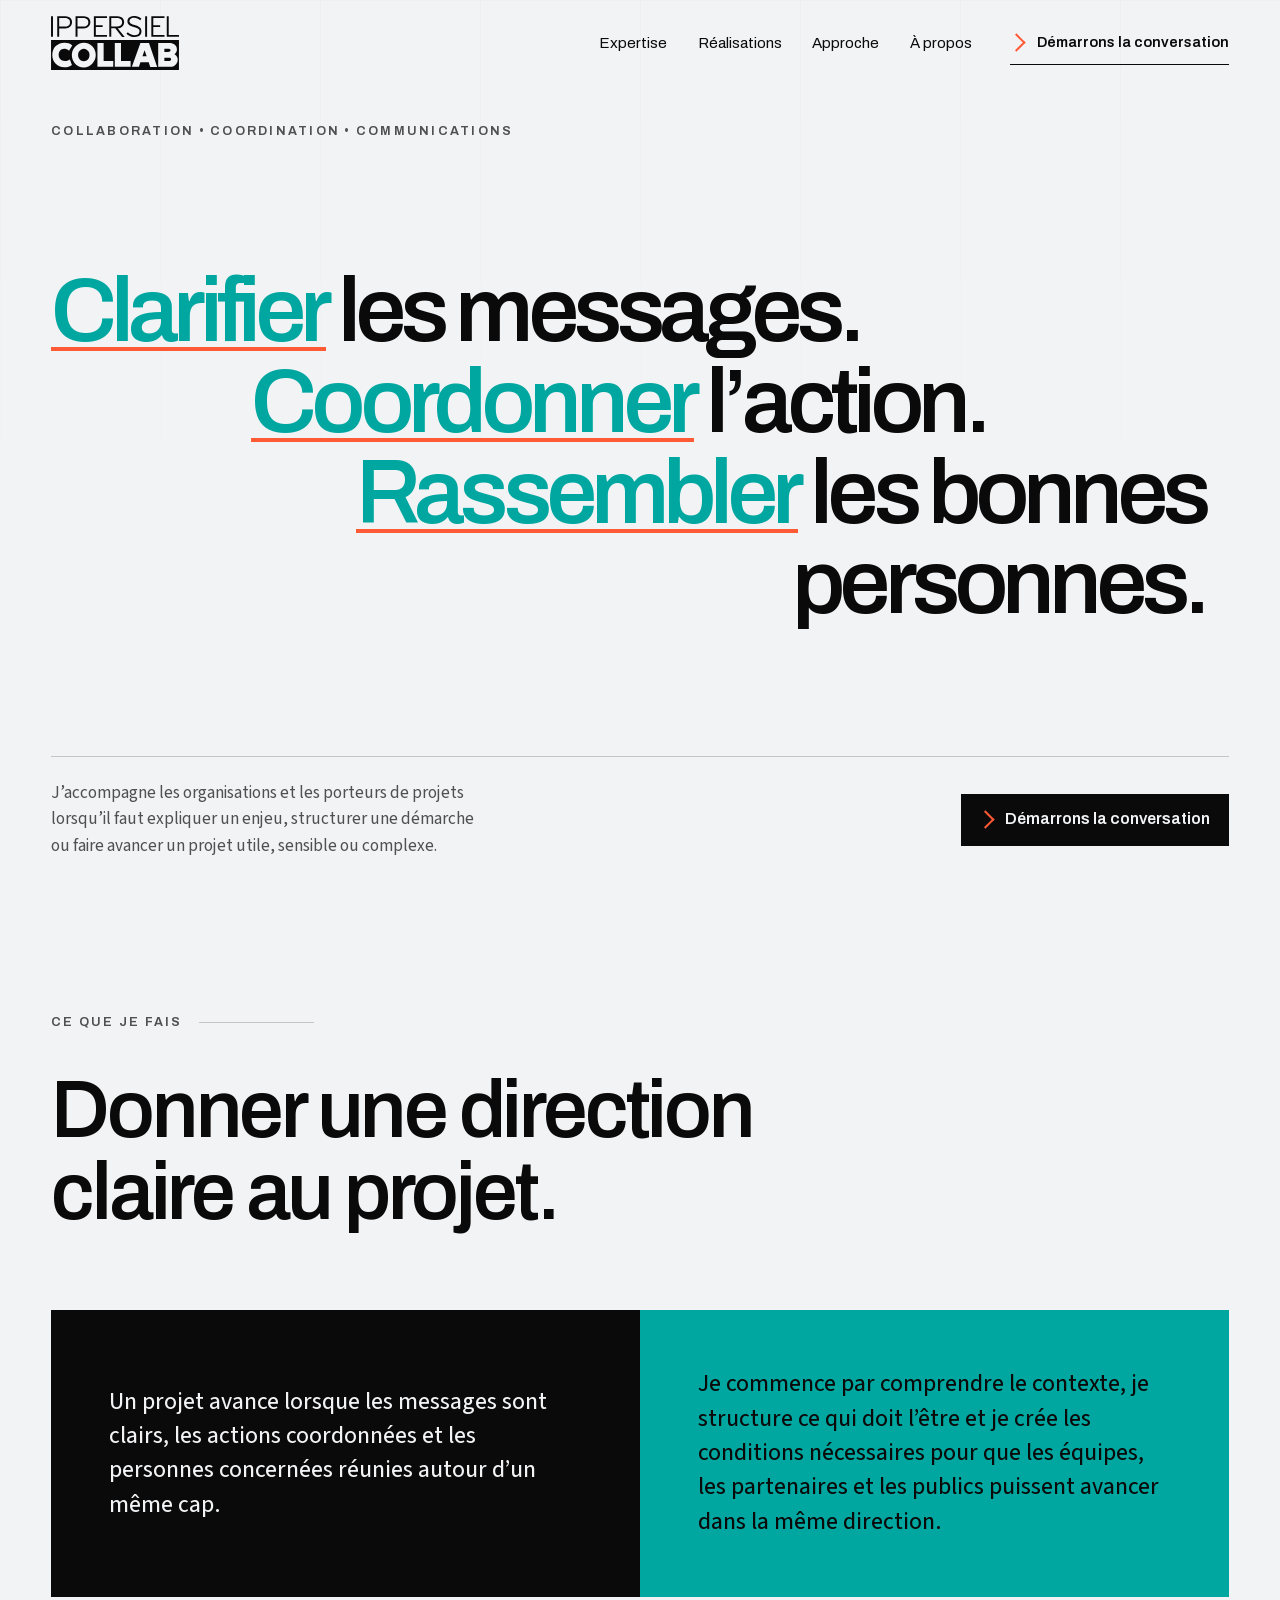
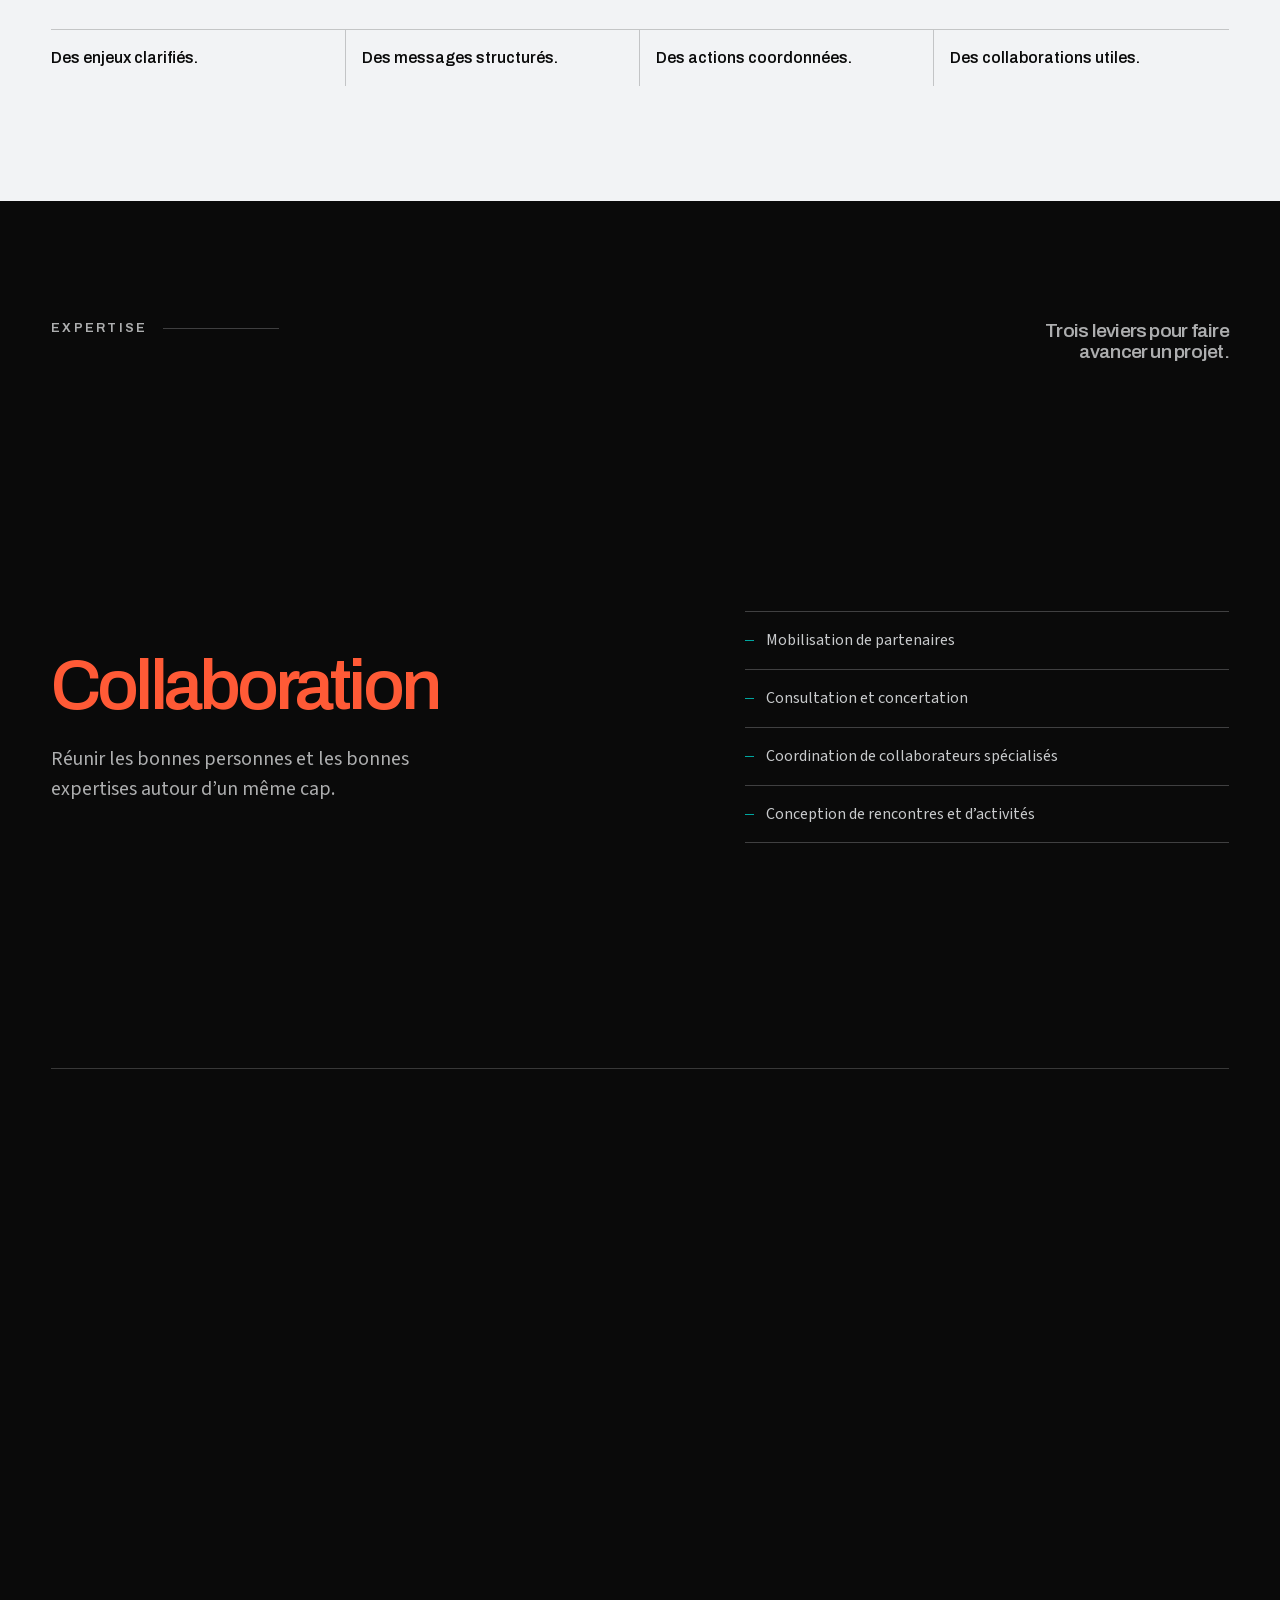
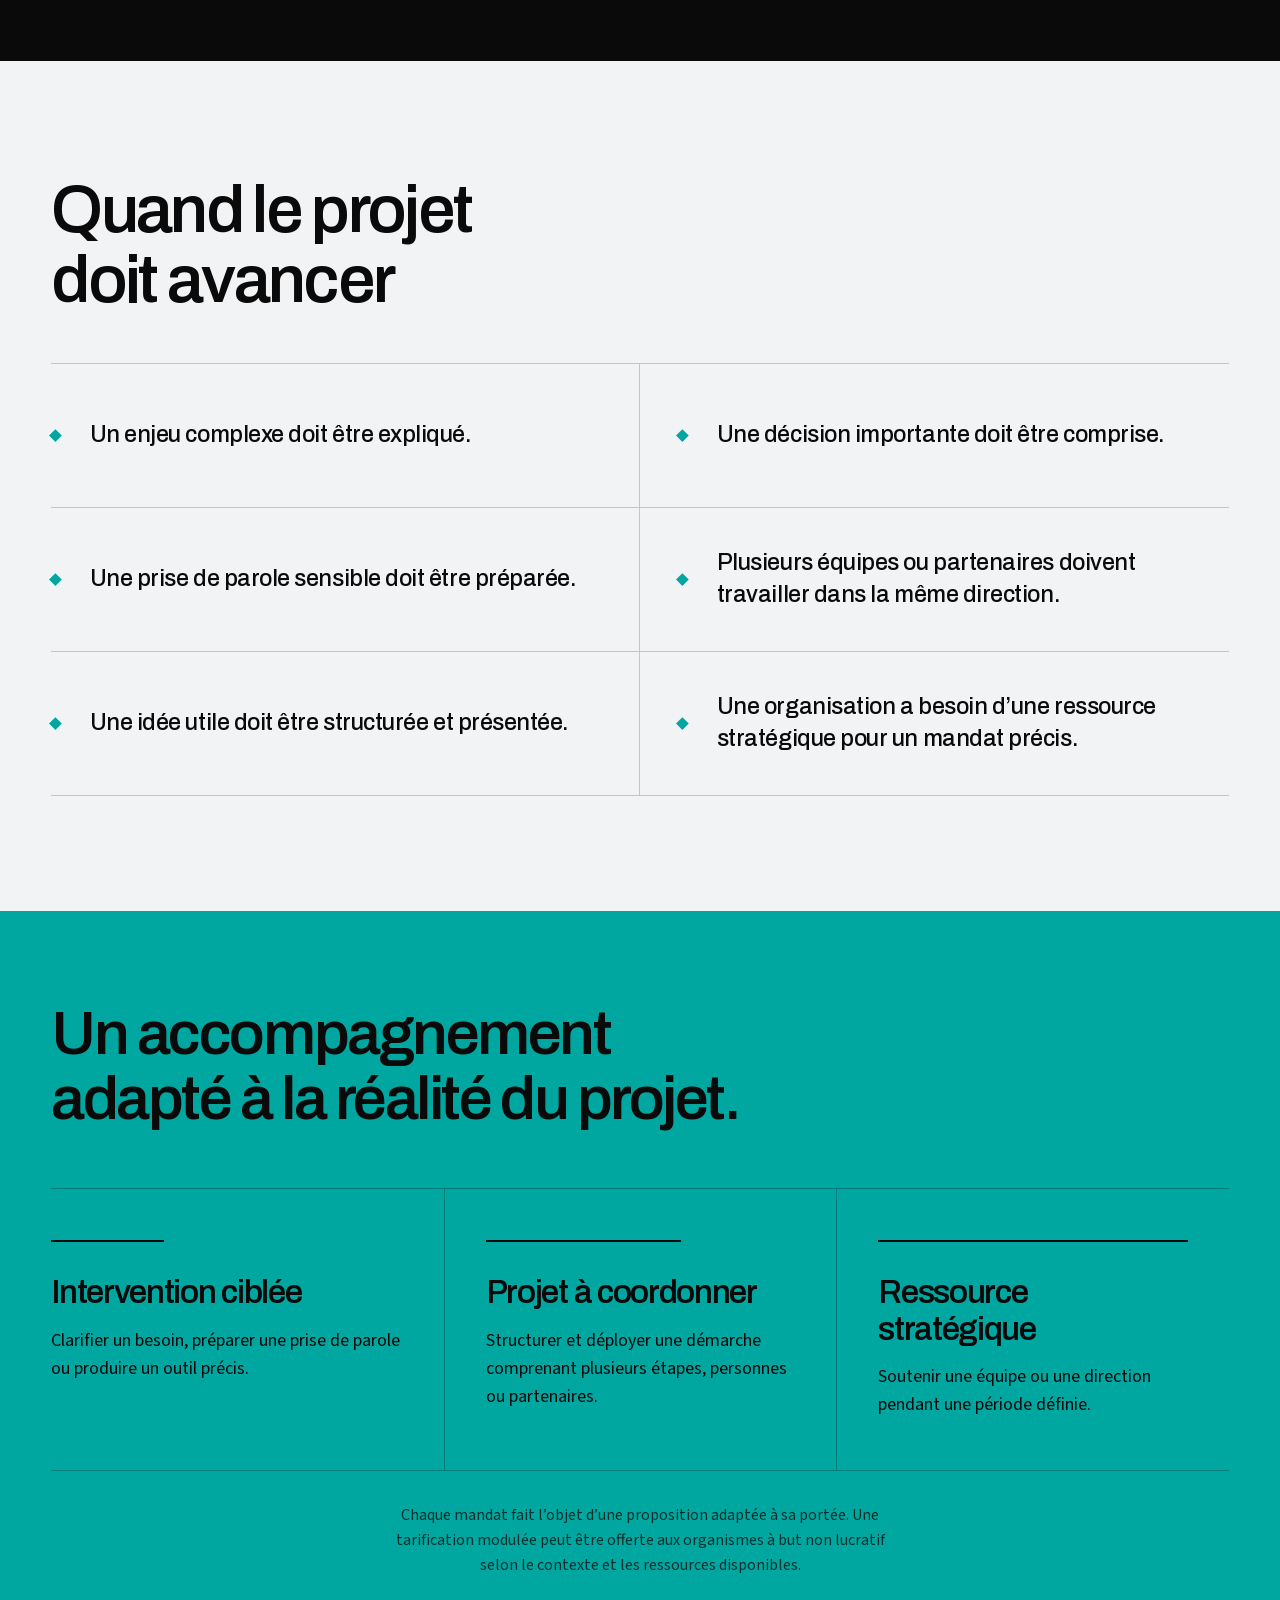
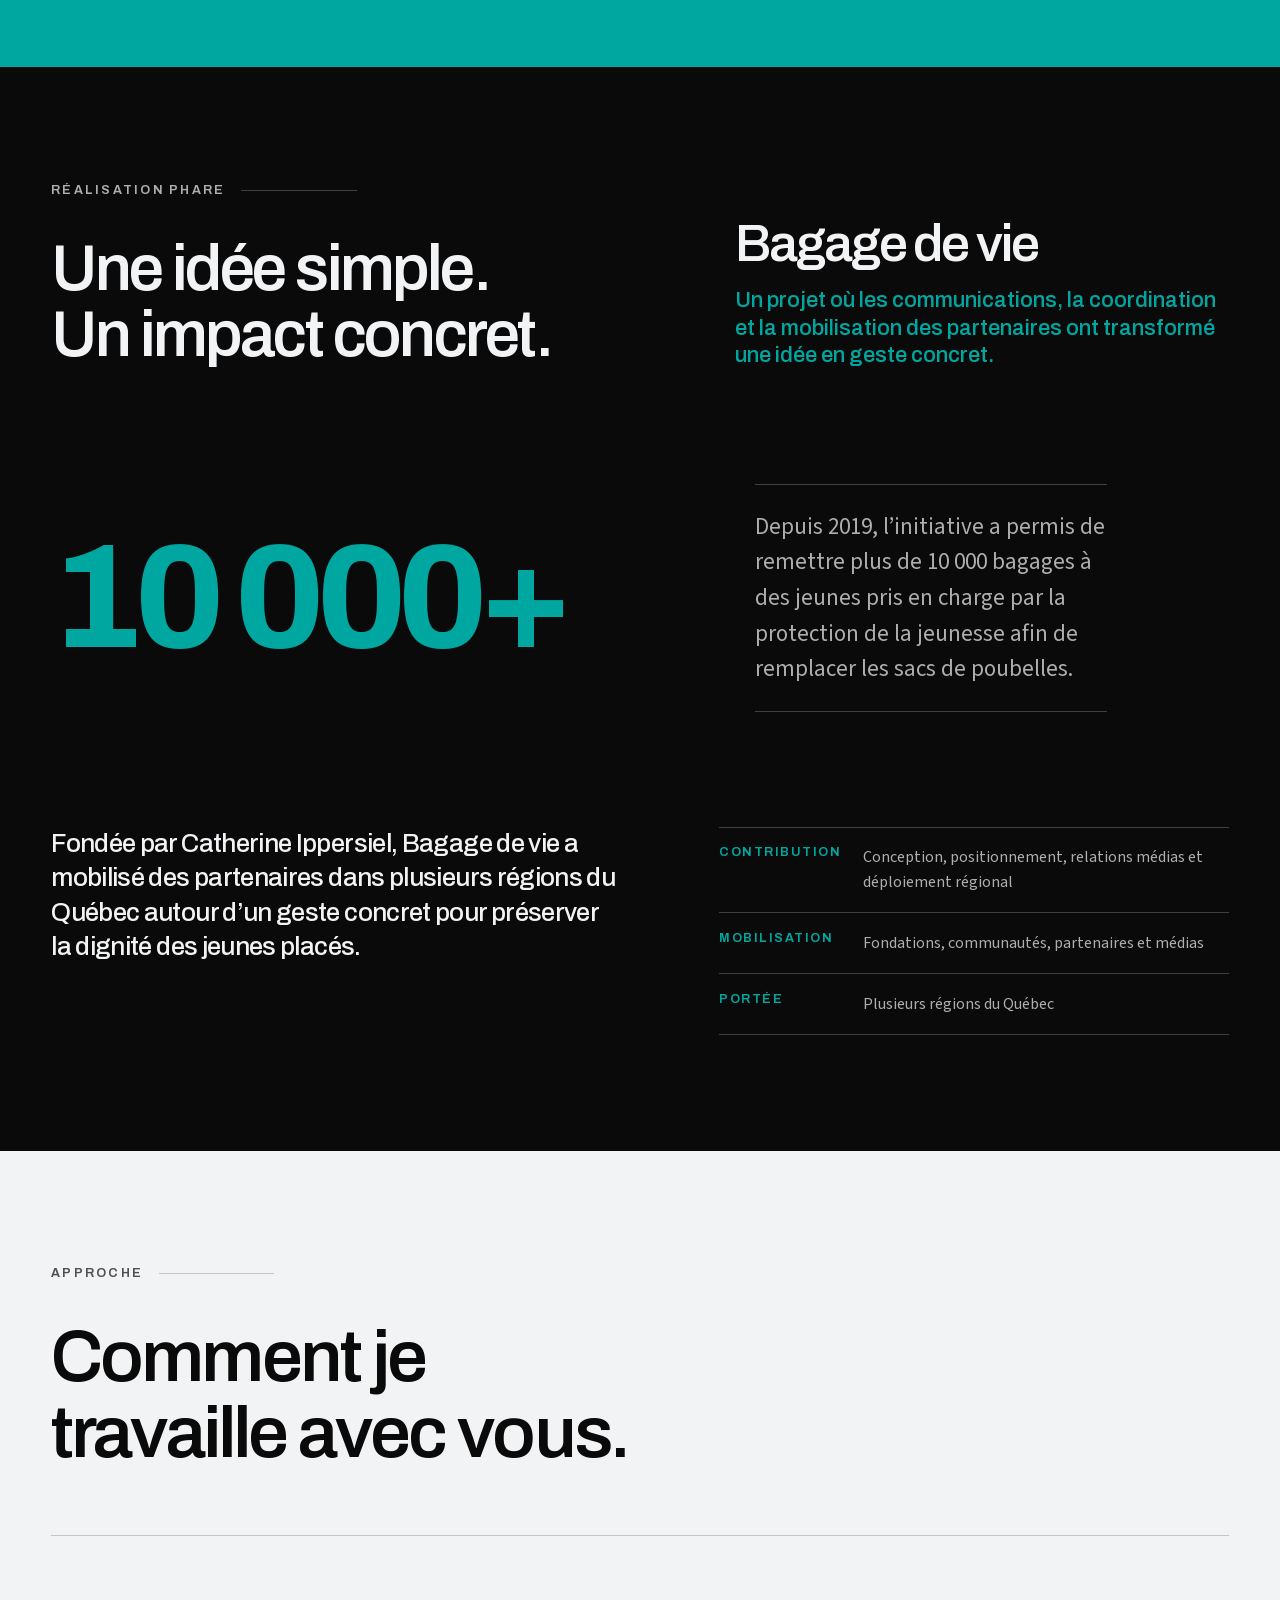
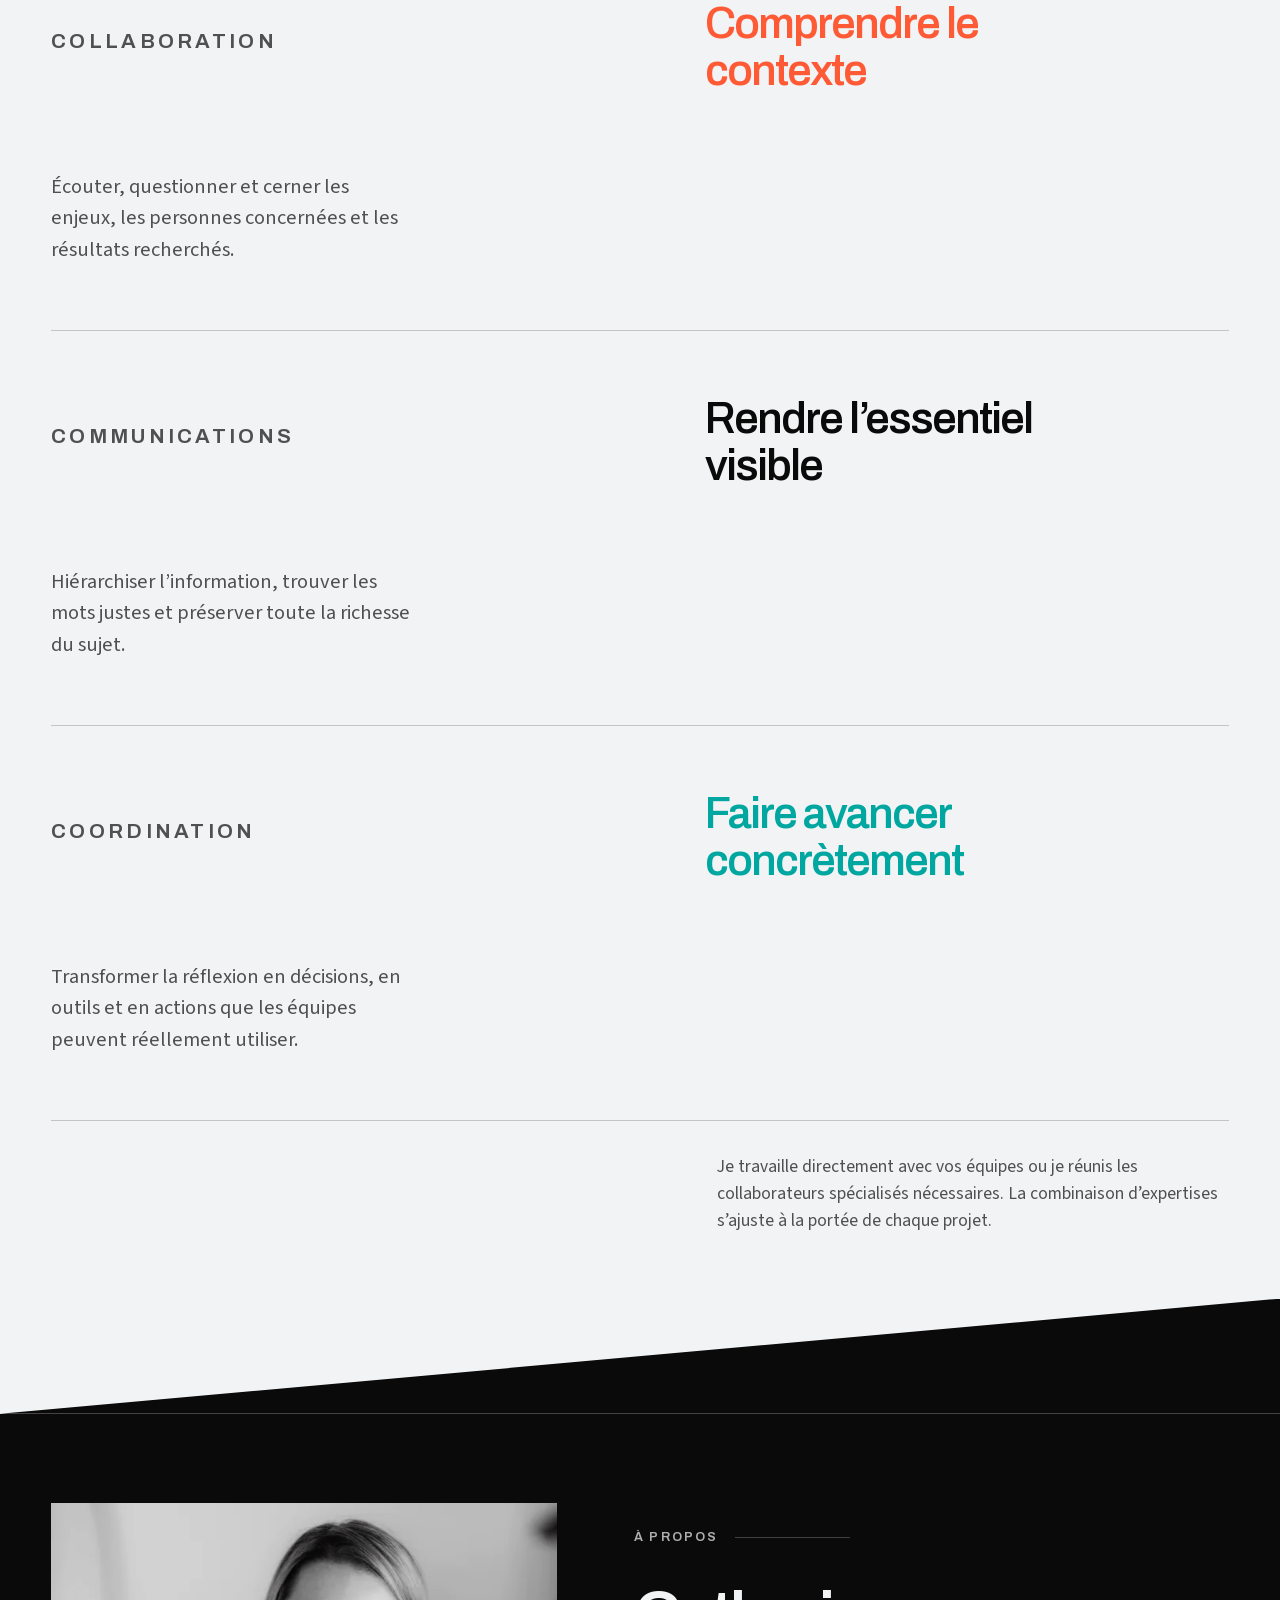
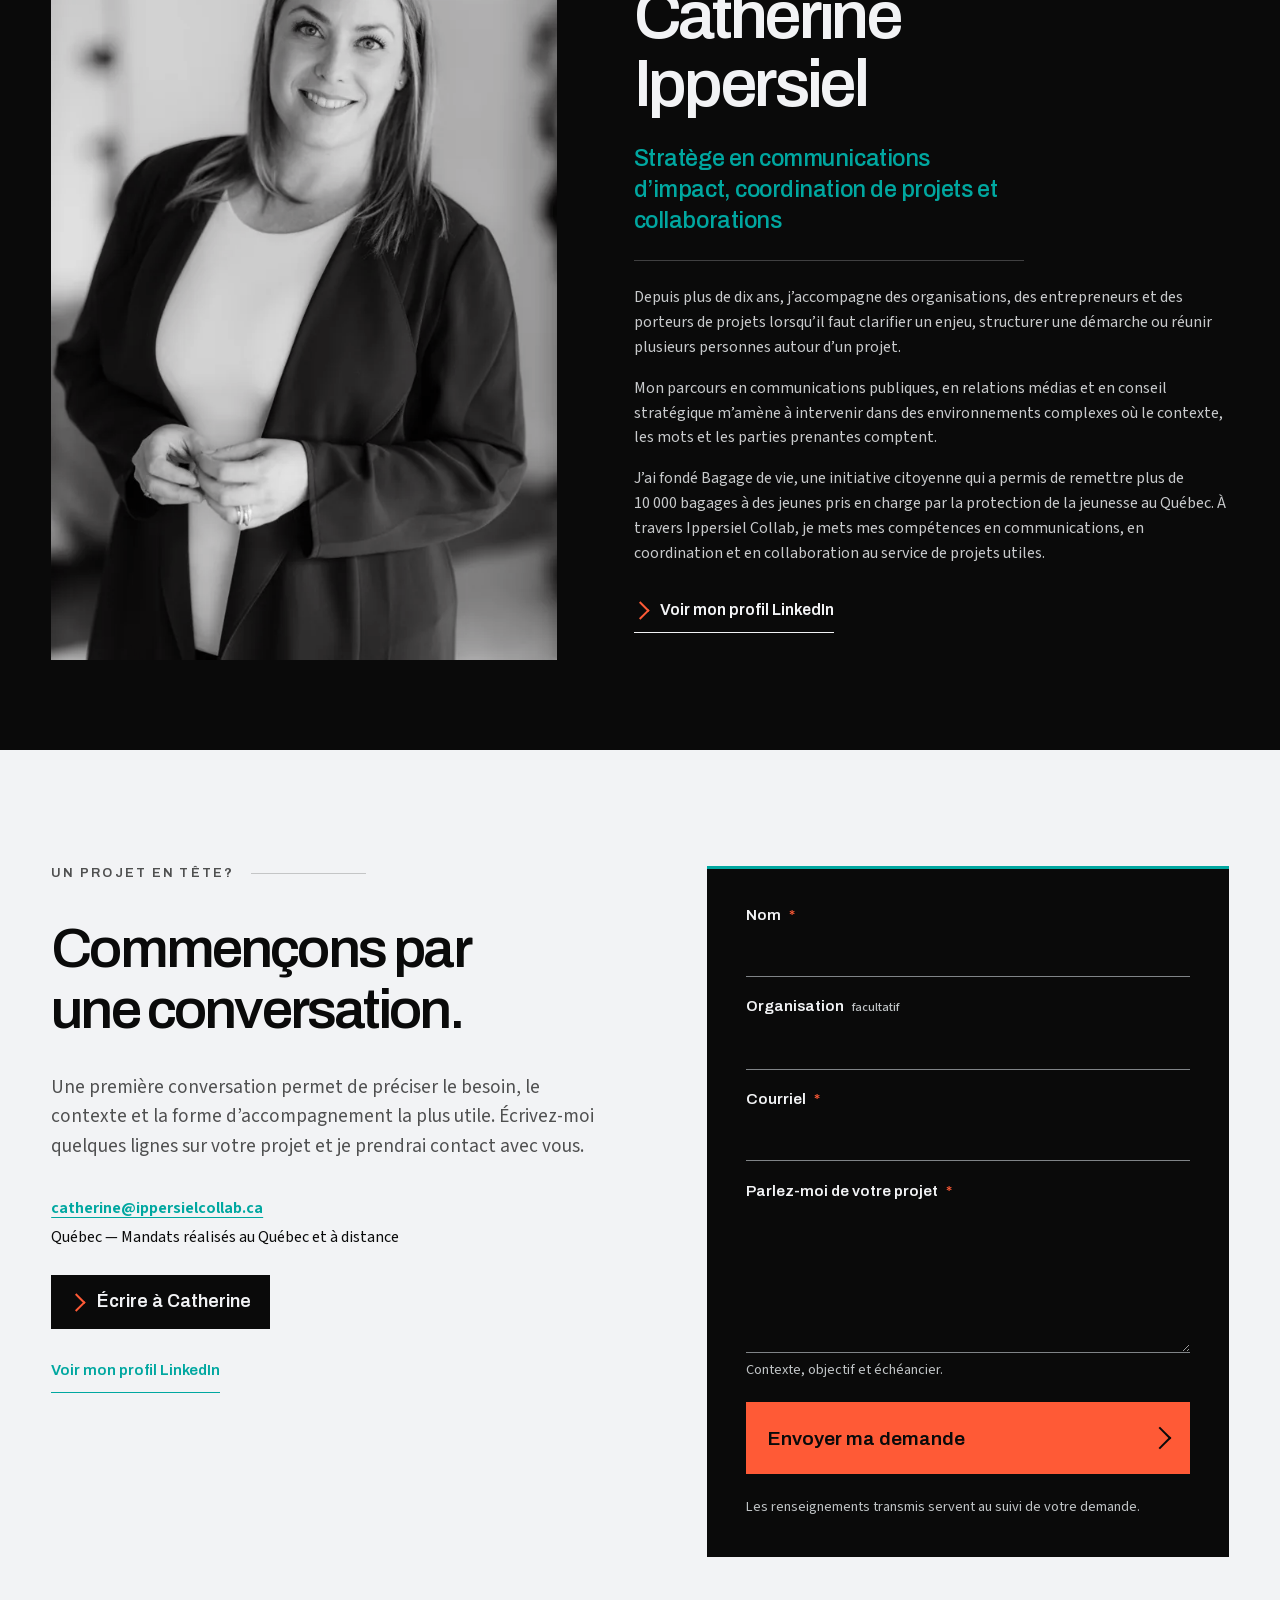
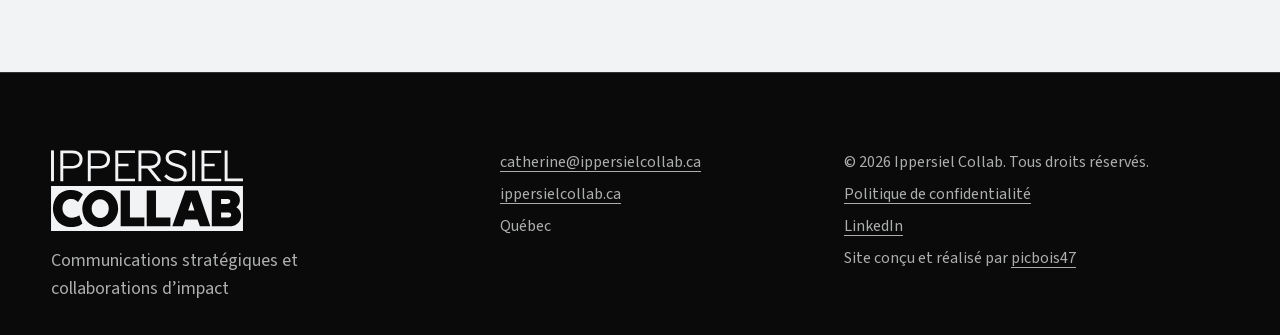
<file: site/index.html>
<!doctype html>
<html lang="fr-CA">
<head>
  <meta charset="utf-8">
  <meta name="viewport" content="width=device-width, initial-scale=1">
  <title>Ippersiel Collab | Communications stratégiques et d’impact</title>
  <meta name="description" content="Ippersiel Collab accompagne les organisations et les porteurs de projets en stratégie de communication, rédaction, relations médias, langage clair, coordination et mobilisation.">
  <link rel="canonical" href="https://ippersielcollab.ca/">
  <meta name="theme-color" content="#F2F3F5">
  <meta property="og:type" content="website"><meta property="og:site_name" content="Ippersiel Collab"><meta property="og:locale" content="fr_CA"><meta property="og:url" content="https://ippersielcollab.ca/">
  <meta property="og:title" content="Ippersiel Collab | Communications stratégiques et d’impact"><meta property="og:description" content="Clarifier les messages. Coordonner l’action. Rassembler les bonnes personnes. Collaboration, coordination et communications pour les projets utiles, sensibles ou complexes.">
  <meta property="og:image" content="https://ippersielcollab.ca/assets/img/partage-ippersiel-collab-v3.jpg"><meta property="og:image:width" content="1200"><meta property="og:image:height" content="630"><meta property="og:image:alt" content="Ippersiel Collab — Clarifier les messages. Coordonner l’action. Rassembler les bonnes personnes."><meta name="twitter:card" content="summary_large_image">
  <link rel="icon" href="assets/logo/favicon.svg" type="image/svg+xml"><link rel="apple-touch-icon" href="assets/logo/apple-touch-icon.png">
  <link rel="preload" href="assets/fonts/archivo-variable-latin.woff2" as="font" type="font/woff2" crossorigin><link rel="preload" href="assets/fonts/source-sans-3-variable-latin.woff2" as="font" type="font/woff2" crossorigin><link rel="stylesheet" href="css/site.css"><link rel="stylesheet" href="css/scroll-redesign.css">
  <script type="application/ld+json">{"@context":"https://schema.org","@graph":[{"@type":"ProfessionalService","@id":"https://ippersielcollab.ca/#organisation","name":"Ippersiel Collab","url":"https://ippersielcollab.ca/","email":"catherine@ippersielcollab.ca","description":"Communications stratégiques et collaborations d’impact : stratégie, contenus, relations médias, coordination et mobilisation.","areaServed":"Québec","availableLanguage":"fr-CA","founder":{"@id":"https://ippersielcollab.ca/#catherine"},"address":{"@type":"PostalAddress","addressRegion":"QC","addressCountry":"CA"}},{"@type":"Person","@id":"https://ippersielcollab.ca/#catherine","name":"Catherine Ippersiel","jobTitle":"Stratège en communications d’impact, coordination de projets et collaborations","email":"catherine@ippersielcollab.ca","sameAs":"https://ca.linkedin.com/in/catherine-ippersiel-5a74a2173","worksFor":{"@id":"https://ippersielcollab.ca/#organisation"}},{"@type":"WebSite","@id":"https://ippersielcollab.ca/#site","url":"https://ippersielcollab.ca/","name":"Ippersiel Collab","inLanguage":"fr-CA","publisher":{"@id":"https://ippersielcollab.ca/#organisation"}}]}</script>
</head>
<body>
  <a class="lien-evitement" href="#contenu">Aller au contenu principal</a>
  <header class="entete" id="entete" data-theme="clair">
    <div class="entete__barre">
      <a class="entete__logo" href="#accueil" aria-label="Ippersiel Collab — retour au haut de la page"><img src="assets/logo/ippersiel-collab-noir.svg" width="324" height="138" alt="Ippersiel Collab"></a>
      <nav class="entete__nav" aria-label="Navigation principale"><ul class="menu"><li><a href="#expertise" data-ancre="expertise">Expertise</a></li><li><a href="#realisations" data-ancre="realisations">Réalisations</a></li><li><a href="#approche" data-ancre="approche">Approche</a></li><li><a href="#a-propos" data-ancre="a-propos">À propos</a></li></ul><a class="lien-action entete__cta" href="#contact">Démarrons la conversation</a></nav>
      <button class="bascule-menu" id="bascule-menu" type="button" aria-label="Ouvrir le menu" aria-expanded="false" aria-controls="menu-mobile"><span class="bascule-menu__traits" aria-hidden="true"><i></i><i></i></span><span class="bascule-menu__texte" data-ouvert="Fermer" data-ferme="Menu" aria-hidden="true">Menu</span></button>
    </div><div class="entete__progression" aria-hidden="true"><span id="progression"></span></div>
  </header>
  <div class="menu-mobile" id="menu-mobile" hidden><nav aria-label="Navigation mobile"><ul><li><a href="#expertise">Expertise</a></li><li><a href="#realisations">Réalisations</a></li><li><a href="#approche">Approche</a></li><li><a href="#a-propos">À propos</a></li></ul><a class="lien-action lien-action--inverse menu-mobile__cta" href="#contact">Démarrons la conversation</a><a class="menu-mobile__courriel" href="mailto:catherine@ippersielcollab.ca" data-mesure="courriel-menu">catherine@ippersielcollab.ca</a></nav></div>

  <main id="contenu">
    <section class="hero terrain-clair" id="accueil" data-header-theme="clair" aria-labelledby="titre-accueil">
      <div class="hero__cadre"><p class="surtitre" data-reveal>Collaboration • Coordination • Communications</p>
        <h1 class="titre-hero" id="titre-accueil"><span class="titre-hero__ligne"><span><span class="mot-accent">Clarifier</span> les messages.</span></span><span class="titre-hero__ligne titre-hero__ligne--milieu"><span><span class="mot-accent">Coordonner</span> l’action.</span></span><span class="titre-hero__ligne titre-hero__ligne--fin"><span><span class="mot-accent">Rassembler</span> les bonnes personnes.</span></span></h1>
        <div class="hero__bas"><p class="hero__intro" data-reveal>J’accompagne les organisations et les porteurs de projets lorsqu’il faut expliquer un enjeu, structurer une démarche ou faire avancer un projet utile, sensible ou complexe.</p><a class="lien-action" href="#contact" data-reveal>Démarrons la conversation</a></div>
      </div><div class="fil-orange" aria-hidden="true"></div>
    </section>

    <section class="section positionnement terrain-clair" id="positionnement" data-header-theme="clair" aria-labelledby="titre-positionnement" data-scroll-reactive>
      <div class="conteneur"><p class="repere" data-reveal>Ce que je fais</p><h2 class="titre-section titre-section--ample" id="titre-positionnement" data-reveal>Donner une direction claire au projet.</h2>
        <div class="positionnement__corps"><p class="texte-lead" data-reveal>Un projet avance lorsque les messages sont clairs, les actions coordonnées et les personnes concernées réunies autour d’un même cap.</p><p data-reveal>Je commence par comprendre le contexte, je structure ce qui doit l’être et je crée les conditions nécessaires pour que les équipes, les partenaires et les publics puissent avancer dans la même direction.</p></div>
        <ul class="impacts" aria-label="Résultats recherchés" data-reveal-group><li>Des enjeux clarifiés.</li><li>Des messages structurés.</li><li>Des actions coordonnées.</li><li>Des collaborations utiles.</li></ul>
      </div><div class="montee-carbone" aria-hidden="true"></div>
    </section>

    <section class="expertise terrain-sombre" id="expertise" data-header-theme="sombre" aria-labelledby="titre-expertise" data-scroll-scene="expertise">
      <div class="expertise__sticky">
        <div class="conteneur expertise__entete"><p class="repere">Expertise</p><h2 class="titre-section" id="titre-expertise">Trois leviers pour faire avancer un projet.</h2></div>
        <div class="expertise__chapitres">
          <article class="expertise__chapitre expertise__chapitre--orange"><div class="conteneur expertise__grille"><div><h3>Collaboration</h3><p class="expertise__accroche">Réunir les bonnes personnes et les bonnes expertises autour d’un même cap.</p></div><ul class="liste-services"><li>Mobilisation de partenaires</li><li>Consultation et concertation</li><li>Coordination de collaborateurs spécialisés</li><li>Conception de rencontres et d’activités</li></ul></div></article>
          <article class="expertise__chapitre expertise__chapitre--decale"><div class="conteneur expertise__grille"><div><h3>Coordination</h3><p class="expertise__accroche">Organiser les étapes, les rôles et les livrables d’un projet de communication ou de mobilisation.</p></div><ul class="liste-services"><li>Structuration de projets</li><li>Coordination de projets de communication</li><li>Déploiement et suivi</li><li>Plans de communication</li></ul></div></article>
          <article class="expertise__chapitre expertise__chapitre--accent"><div class="conteneur expertise__grille"><div><h3>Communications</h3><p class="expertise__accroche">Clarifier les enjeux, structurer les messages et rejoindre les publics concernés.</p></div><ul class="liste-services"><li>Positionnement et messages clés</li><li>Rédaction et langage clair</li><li>Contenus Web et médias sociaux</li><li>Relations médias</li><li>Préparation aux prises de parole</li></ul></div></article>
        </div>
        <div class="expertise__rideau" aria-hidden="true"></div><div class="scene__progression" aria-hidden="true"><span></span></div>
      </div>
    </section>

    <section class="section besoins terrain-clair" id="besoins" data-header-theme="clair" aria-labelledby="titre-besoins" data-scroll-reactive><div class="conteneur"><h2 class="titre-section titre-section--moyen" id="titre-besoins" data-reveal>Quand le projet doit avancer</h2><ul class="besoins__liste"><li data-reveal><span class="besoins__marque" aria-hidden="true"></span><span>Un enjeu complexe doit être expliqué.</span></li><li data-reveal><span class="besoins__marque" aria-hidden="true"></span><span>Une décision importante doit être comprise.</span></li><li data-reveal><span class="besoins__marque" aria-hidden="true"></span><span>Une prise de parole sensible doit être préparée.</span></li><li data-reveal><span class="besoins__marque" aria-hidden="true"></span><span>Plusieurs équipes ou partenaires doivent travailler dans la même direction.</span></li><li data-reveal><span class="besoins__marque" aria-hidden="true"></span><span>Une idée utile doit être structurée et présentée.</span></li><li data-reveal><span class="besoins__marque" aria-hidden="true"></span><span>Une organisation a besoin d’une ressource stratégique pour un mandat précis.</span></li></ul></div><div class="expansion-sarcelle" aria-hidden="true"></div></section>

    <section class="accompagnement terrain-sarcelle" id="accompagnement" data-header-theme="sarcelle" aria-labelledby="titre-accompagnement" data-scroll-scene="accompagnement"><div class="accompagnement__sticky"><div class="accompagnement__titre"><h2 class="titre-section titre-section--moyen" id="titre-accompagnement">Un accompagnement adapté à la réalité du projet.</h2></div><div class="accompagnement__grille"><article><span class="portee" aria-hidden="true"></span><h3>Intervention ciblée</h3><p>Clarifier un besoin, préparer une prise de parole ou produire un outil précis.</p></article><article><span class="portee portee--moyenne" aria-hidden="true"></span><h3>Projet à coordonner</h3><p>Structurer et déployer une démarche comprenant plusieurs étapes, personnes ou partenaires.</p></article><article><span class="portee portee--longue" aria-hidden="true"></span><h3>Ressource stratégique</h3><p>Soutenir une équipe ou une direction pendant une période définie.</p></article></div><p class="accompagnement__mention">Chaque mandat fait l’objet d’une proposition adaptée à sa portée. Une tarification modulée peut être offerte aux organismes à but non lucratif selon le contexte et les ressources disponibles.</p><span class="connecteur-orange" aria-hidden="true"></span><div class="scene__progression" aria-hidden="true"><span></span></div></div></section>

    <section class="section realisation terrain-sombre" id="realisations" data-header-theme="sombre" aria-labelledby="titre-realisation" data-mesure-vue="realisations" data-scroll-reactive><div class="conteneur realisation__entete"><div><p class="repere" data-reveal>Réalisation phare</p><h2 class="titre-section titre-section--moyen" id="titre-realisation" data-reveal>Une idée simple. Un impact concret.</h2></div><div data-reveal><h3 class="realisation__nom">Bagage de vie</h3><p class="realisation__signature">Un projet où les communications, la coordination et la mobilisation des partenaires ont transformé une idée en geste concret.</p></div></div><div class="preuve" id="preuve"><div class="preuve__barre" aria-hidden="true"></div><div class="preuve__chiffre" role="img" data-counter="10000" aria-label="Plus de 10 000 bagages"><span class="preuve__ombre" aria-hidden="true">10&nbsp;000+</span><span class="preuve__valeur" aria-hidden="true">10&nbsp;000+</span></div><p class="preuve__texte" data-reveal>Depuis 2019, l’initiative a permis de remettre plus de 10&nbsp;000 bagages à des jeunes pris en charge par la protection de la jeunesse afin de remplacer les sacs de poubelles.</p></div><div class="conteneur realisation__corps"><p class="realisation__recit" data-reveal>Fondée par Catherine Ippersiel, Bagage de vie a mobilisé des partenaires dans plusieurs régions du Québec autour d’un geste concret pour préserver la dignité des jeunes placés.</p><dl class="realisation__fiche" data-reveal><div><dt>Contribution</dt><dd>Conception, positionnement, relations médias et déploiement régional</dd></div><div><dt>Mobilisation</dt><dd>Fondations, communautés, partenaires et médias</dd></div><div><dt>Portée</dt><dd>Plusieurs régions du Québec</dd></div></dl></div></section>

    <section class="approche terrain-clair" id="approche" data-header-theme="clair" aria-labelledby="titre-approche" data-scroll-scene="approche"><div class="approche__sticky"><div class="conteneur approche__entete"><p class="repere">Approche</p><h2 class="titre-section" id="titre-approche">Comment je travaille avec vous.</h2></div><ol class="approche__mouvements"><li><p class="approche__etiquette">Collaboration</p><h3>Comprendre le contexte</h3><p>Écouter, questionner et cerner les enjeux, les personnes concernées et les résultats recherchés.</p></li><li><p class="approche__etiquette">Communications</p><h3>Rendre l’essentiel visible</h3><p>Hiérarchiser l’information, trouver les mots justes et préserver toute la richesse du sujet.</p></li><li class="approche__mouvement--accent"><p class="approche__etiquette">Coordination</p><h3>Faire avancer concrètement</h3><p>Transformer la réflexion en décisions, en outils et en actions que les équipes peuvent réellement utiliser.</p></li></ol><p class="approche__conclusion">Je travaille directement avec vos équipes ou je réunis les collaborateurs spécialisés nécessaires. La combinaison d’expertises s’ajuste à la portée de chaque projet.</p><div class="approche__masque" aria-hidden="true"></div><div class="approche__transition" aria-hidden="true"><span></span><span></span><span></span></div><div class="scene__progression" aria-hidden="true"><span></span></div></div></section>

    <section class="apropos terrain-sombre" id="a-propos" data-header-theme="sombre" aria-labelledby="titre-apropos"><div class="apropos__portrait" data-portrait><picture><source type="image/webp" srcset="assets/img/catherine-ippersiel-640.webp 640w, assets/img/catherine-ippersiel-900.webp 900w, assets/img/catherine-ippersiel-1067.webp 1067w" sizes="(min-width: 94rem) 550px, (min-width: 48rem) 42vw, 90vw"><img src="assets/img/catherine-ippersiel-900.jpg" width="1067" height="1600" alt="Catherine Ippersiel, stratège en communications d’impact" loading="lazy" decoding="async"></picture></div><div class="apropos__contenu"><p class="repere" data-reveal>À propos</p><h2 class="apropos__nom" id="titre-apropos" data-reveal>Catherine Ippersiel</h2><p class="apropos__titre" data-reveal>Stratège en communications d’impact, coordination de projets et collaborations</p><div class="apropos__bio"><p data-reveal>Depuis plus de dix ans, j’accompagne des organisations, des entrepreneurs et des porteurs de projets lorsqu’il faut clarifier un enjeu, structurer une démarche ou réunir plusieurs personnes autour d’un projet.</p><p data-reveal>Mon parcours en communications publiques, en relations médias et en conseil stratégique m’amène à intervenir dans des environnements complexes où le contexte, les mots et les parties prenantes comptent.</p><p data-reveal>J’ai fondé Bagage de vie, une initiative citoyenne qui a permis de remettre plus de 10&nbsp;000 bagages à des jeunes pris en charge par la protection de la jeunesse au Québec. À travers Ippersiel Collab, je mets mes compétences en communications, en coordination et en collaboration au service de projets utiles.</p></div><a class="lien-action lien-action--inverse" href="https://ca.linkedin.com/in/catherine-ippersiel-5a74a2173" target="_blank" rel="noopener" data-mesure="linkedin-apropos">Voir mon profil LinkedIn</a></div></section>

    <section class="section contact terrain-clair" id="contact" data-header-theme="clair" aria-labelledby="titre-contact"><div class="conteneur contact__grille"><div class="contact__intro"><p class="repere" data-reveal>Un projet en tête?</p><h2 class="titre-section contact__titre" id="titre-contact" data-reveal>Commençons par une <span>conversation.</span></h2><p class="contact__texte" data-reveal>Une première conversation permet de préciser le besoin, le contexte et la forme d’accompagnement la plus utile. Écrivez-moi quelques lignes sur votre projet et je prendrai contact avec vous.</p><p class="contact__coordonnees" data-reveal><a href="mailto:catherine@ippersielcollab.ca" data-mesure="courriel-contact">catherine@ippersielcollab.ca</a><br>Québec — Mandats réalisés au Québec et à distance</p><div class="contact__liens" data-reveal><a class="lien-action" href="mailto:catherine@ippersielcollab.ca" data-mesure="courriel-bouton">Écrire à Catherine</a><a class="lien-action" href="https://ca.linkedin.com/in/catherine-ippersiel-5a74a2173" target="_blank" rel="noopener" data-mesure="linkedin-contact">Voir mon profil LinkedIn</a></div></div>
        <form id="formulaire-contact" class="formulaire" name="contact" method="get" action="mailto:catherine@ippersielcollab.ca" data-reveal><input type="hidden" name="access_key" value="7f9b4d9f-9644-43ba-a7cf-68681670bd83"><input type="hidden" name="subject" value="Nouvelle demande depuis ippersielcollab.ca"><input type="hidden" name="form-name" value="contact"><p class="pot-de-miel" aria-hidden="true"><label>Ne pas remplir ce champ <input type="text" name="entreprise-web" tabindex="-1" autocomplete="off"></label></p><div class="champ"><label for="nom">Nom <span aria-hidden="true">*</span></label><input type="text" id="nom" name="nom" autocomplete="name" required aria-required="true" aria-describedby="err-nom"><p class="champ__erreur" id="err-nom" hidden>Veuillez inscrire votre nom.</p></div><div class="champ"><label for="organisation">Organisation <small>facultatif</small></label><input type="text" id="organisation" name="organisation" autocomplete="organization"></div><div class="champ"><label for="courriel">Courriel <span aria-hidden="true">*</span></label><input type="email" id="courriel" name="courriel" autocomplete="email" required aria-required="true" aria-describedby="err-courriel"><p class="champ__erreur" id="err-courriel" hidden>Veuillez inscrire une adresse courriel valide.</p></div><div class="champ"><label for="projet">Parlez-moi de votre projet <span aria-hidden="true">*</span></label><textarea id="projet" name="projet" rows="5" required aria-required="true" aria-describedby="aide-projet err-projet"></textarea><p class="champ__aide" id="aide-projet">Contexte, objectif et échéancier.</p><p class="champ__erreur" id="err-projet" hidden>Veuillez décrire brièvement votre projet.</p></div><button class="formulaire__envoi" type="submit"><span>Envoyer ma demande</span><i aria-hidden="true"></i></button><p class="formulaire__note">Les renseignements transmis servent au suivi de votre demande.</p><p class="formulaire__message formulaire__message--succes" id="message-succes" role="status" tabindex="-1" hidden>Merci. Votre message a bien été envoyé.</p><p class="formulaire__message formulaire__message--erreur" id="message-erreur" role="alert" hidden>Une erreur est survenue. Vous pouvez écrire directement à <a href="mailto:catherine@ippersielcollab.ca">catherine@ippersielcollab.ca</a>.</p></form>
      </div></section>
  </main>
  <footer class="pied terrain-sombre"><div class="conteneur pied__grille"><div class="pied__marque"><img src="assets/logo/ippersiel-collab-blanc.svg" width="324" height="138" alt="Ippersiel Collab"><p>Communications stratégiques et collaborations d’impact</p></div><div class="pied__contact"><a href="mailto:catherine@ippersielcollab.ca" data-mesure="courriel-pied">catherine@ippersielcollab.ca</a><a href="https://ippersielcollab.ca/">ippersielcollab.ca</a><span>Québec</span></div><div class="pied__legal"><span>© 2026 Ippersiel Collab. Tous droits réservés.</span><a href="politique-confidentialite.html">Politique de confidentialité</a><a href="https://ca.linkedin.com/in/catherine-ippersiel-5a74a2173" target="_blank" rel="noopener" data-mesure="linkedin-pied">LinkedIn</a><span>Site conçu et réalisé par <a href="https://www.picbois47.ca/" target="_blank" rel="noopener">picbois47</a></span></div></div></footer>
  <script src="js/site.js" defer></script>
</body>
</html>
</file>
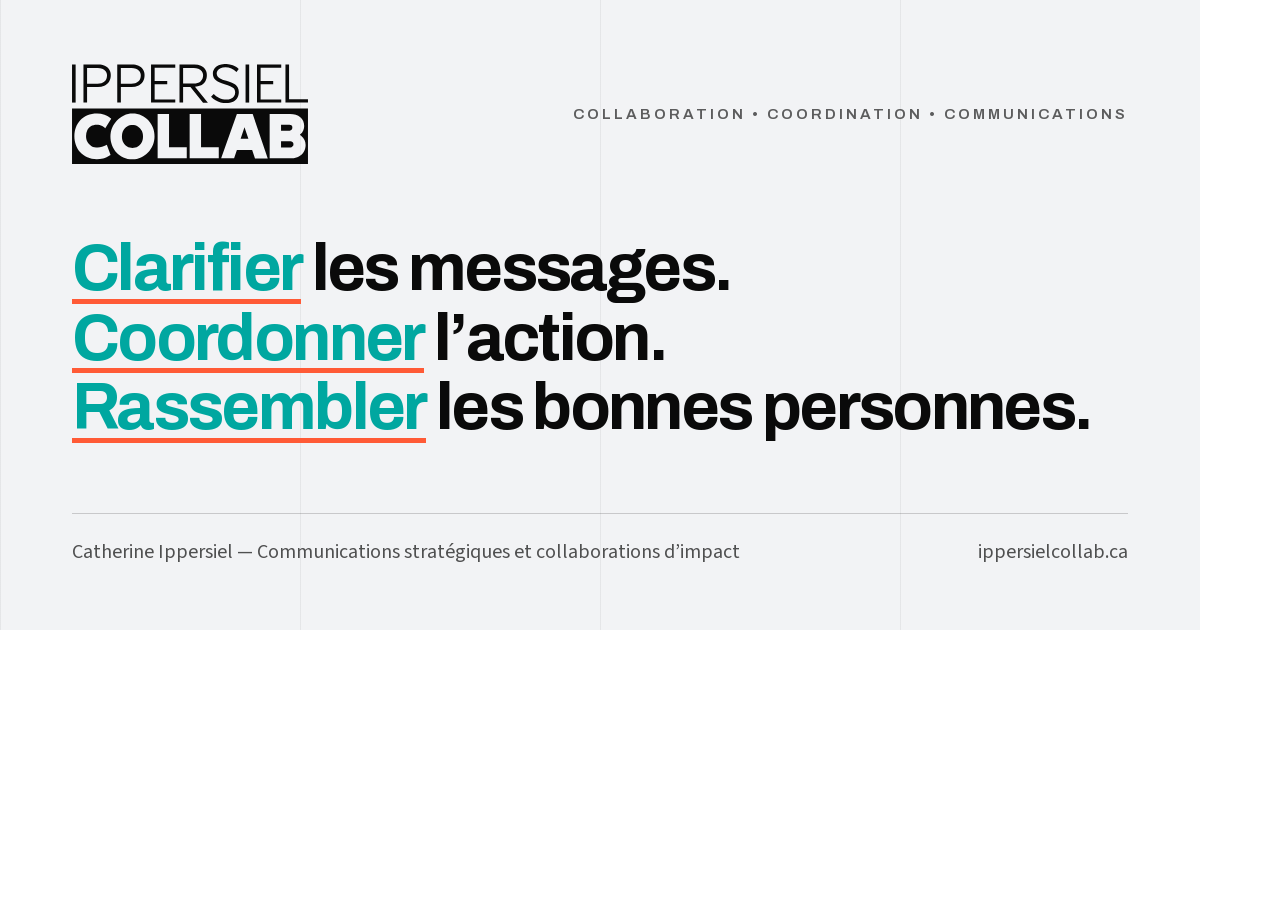
<file: outils/gabarit-image-partage.html>
<!doctype html><html lang="fr-CA"><head><meta charset="utf-8">
<title>Gabarit — image de partage Ippersiel Collab</title>
<!-- Gabarit autonome : sert uniquement à produire l'image affichée quand le
     lien du site est partagé. Ouvrir depuis la racine du projet, puis capturer
     en 1200 × 630. Aucun lien vers la feuille de styles du site : ce fichier
     doit rester lisible même déplacé. -->
<style>
  @font-face { font-family:'Archivo'; src:url('../site/assets/fonts/archivo-variable-latin.woff2') format('woff2-variations'); font-weight:100 900; font-display:block; }
  @font-face { font-family:'Source Sans 3'; src:url('../site/assets/fonts/source-sans-3-variable-latin.woff2') format('woff2-variations'); font-weight:200 900; font-display:block; }
  html,body{margin:0}
  .og{width:1200px;height:630px;background:#F2F3F5;color:#0A0A0A;position:relative;overflow:hidden;
      display:flex;flex-direction:column;justify-content:space-between;padding:64px 72px;box-sizing:border-box}
  .og::before{content:"";position:absolute;inset:0;
      background:linear-gradient(to right,rgba(10,10,10,.06) 1px,transparent 1px) 0 0/25% 100%}
  .og__haut{position:relative;display:flex;align-items:center;justify-content:space-between}
  .og .logo{width:236px;height:auto;color:#0A0A0A;display:block}
  .og__surtitre{font-family:'Archivo',sans-serif;font-size:15px;font-weight:600;letter-spacing:.2em;text-transform:uppercase;color:rgba(10,10,10,.65)}
  .og__titre{position:relative;font-family:'Archivo',sans-serif;font-weight:700;font-size:66px;line-height:1.04;letter-spacing:-.04em;margin:0}
  .og__titre em{font-style:normal;color:#00A7A0;display:inline-block;line-height:.9;border-bottom:5px solid #FF5A36}
  .og__bas{position:relative;display:flex;align-items:center;justify-content:space-between;
      border-top:1px solid rgba(10,10,10,.18);padding-top:24px;
      font-family:'Source Sans 3',sans-serif;font-size:20px;color:rgba(10,10,10,.7)}
</style></head><body>
<svg class="sprite-logo" aria-hidden="true" focusable="false" width="0" height="0" style="position:absolute;overflow:hidden"><defs><mask id="ic-knock" maskUnits="userSpaceOnUse" x="18.24" y="18.477" width="323.52" height="137.259"><rect x="18.24" y="18.477" width="323.52" height="137.259" fill="#fff"/><path fill="#000" d="M 64.679688 129.710938 C 63.222656 130.515625 61.460938 131.300781 59.445312 132.042969 C 57.523438 132.753906 55.53125 133.109375 53.523438 133.109375 C 50.332031 133.109375 47.5 132.433594 45.09375 131.097656 C 42.710938 129.777344 40.832031 127.90625 39.507812 125.546875 C 38.171875 123.171875 37.492188 120.378906 37.492188 117.242188 C 37.492188 114.339844 38.0625 111.664062 39.191406 109.292969 C 40.292969 106.964844 41.945312 105.082031 44.101562 103.695312 C 46.253906 102.308594 49 101.605469 52.257812 101.605469 C 53.519531 101.605469 54.789062 101.777344 56.039062 102.117188 C 57.304688 102.457031 58.53125 102.941406 59.679688 103.546875 C 60.824219 104.160156 61.84375 104.859375 62.710938 105.632812 L 63.820312 106.617188 L 71.941406 93.6875 L 71.214844 92.980469 C 68.933594 90.753906 66.089844 89.054688 62.769531 87.917969 C 59.5 86.796875 56.121094 86.230469 52.730469 86.230469 C 47.691406 86.230469 43.183594 87.074219 39.332031 88.738281 C 35.472656 90.414062 32.167969 92.734375 29.511719 95.636719 C 26.851562 98.542969 24.828125 101.910156 23.496094 105.648438 C 22.160156 109.367188 21.484375 113.375 21.484375 117.554688 C 21.484375 121.679688 22.175781 125.671875 23.535156 129.429688 C 24.898438 133.195312 26.921875 136.574219 29.546875 139.472656 C 32.1875 142.386719 35.449219 144.71875 39.242188 146.40625 C 43.039062 148.101562 47.421875 148.960938 52.257812 148.960938 C 54.902344 148.960938 57.800781 148.648438 60.878906 148.03125 C 64.050781 147.386719 67.242188 145.921875 70.359375 143.671875 L 71.128906 143.117188 L 65.960938 129.007812 Z M 64.679688 129.710938 "/><path fill="#000" d="M 115.582031 117.792969 C 115.582031 120.886719 114.941406 123.648438 113.683594 126 C 112.425781 128.339844 110.675781 130.195312 108.488281 131.515625 C 106.308594 132.835938 103.835938 133.507812 101.132812 133.507812 C 98.429688 133.507812 95.96875 132.835938 93.8125 131.519531 C 91.644531 130.195312 89.898438 128.335938 88.617188 125.992188 C 87.332031 123.640625 86.679688 120.878906 86.679688 117.792969 C 86.679688 114.648438 87.320312 111.859375 88.585938 109.503906 C 89.835938 107.167969 91.582031 105.3125 93.773438 103.992188 C 95.960938 102.667969 98.4375 102 101.132812 102 C 103.824219 102 106.28125 102.679688 108.441406 104.019531 C 110.605469 105.367188 112.359375 107.242188 113.644531 109.589844 C 114.929688 111.949219 115.582031 114.707031 115.582031 117.792969 M 123.132812 95.875 C 120.507812 92.980469 117.304688 90.660156 113.609375 88.980469 C 109.910156 87.3125 105.710938 86.464844 101.132812 86.464844 C 97.015625 86.464844 93.097656 87.316406 89.476562 88.988281 C 85.871094 90.65625 82.636719 92.964844 79.863281 95.847656 C 77.082031 98.742188 74.875 102.097656 73.296875 105.820312 C 71.710938 109.566406 70.910156 113.59375 70.910156 117.792969 C 70.910156 121.972656 71.628906 125.988281 73.042969 129.722656 C 74.460938 133.457031 76.507812 136.816406 79.128906 139.707031 C 81.753906 142.609375 84.960938 144.925781 88.660156 146.601562 C 92.355469 148.273438 96.550781 149.121094 101.132812 149.121094 C 105.246094 149.121094 109.167969 148.269531 112.785156 146.597656 C 116.390625 144.925781 119.628906 142.621094 122.398438 139.738281 C 125.179688 136.847656 127.390625 133.492188 128.964844 129.765625 C 130.550781 126.019531 131.355469 121.992188 131.355469 117.792969 C 131.355469 113.609375 130.636719 109.59375 129.21875 105.863281 C 127.804688 102.136719 125.757812 98.777344 123.132812 95.875 "/><path fill="#000" d="M 151.25 87.09375 L 135.636719 87.09375 L 135.636719 147.777344 L 175.558594 147.777344 L 175.558594 132.714844 L 151.25 132.714844 Z M 151.25 87.09375 "/><path fill="#000" d="M 195.132812 87.09375 L 179.519531 87.09375 L 179.519531 147.777344 L 219.441406 147.777344 L 219.441406 132.714844 L 195.132812 132.714844 Z M 195.132812 87.09375 "/><path fill="#000" d="M 260.03125 121.039062 L 249.414062 121.039062 L 254.695312 105.285156 Z M 244.265625 87.097656 L 222.695312 147.777344 L 240.457031 147.777344 L 244.289062 136.335938 L 265.210938 136.335938 L 269.113281 147.855469 L 286.605469 147.855469 L 265.941406 87.097656 Z M 244.265625 87.097656 "/><path fill="#000" d="M 304.8125 109.988281 L 304.8125 101.605469 L 314.609375 101.605469 C 315.832031 101.605469 316.925781 101.757812 317.855469 102.058594 C 318.667969 102.320312 319.269531 102.710938 319.695312 103.253906 C 320.09375 103.765625 320.296875 104.511719 320.296875 105.480469 C 320.296875 107.023438 319.816406 108.078125 318.789062 108.789062 C 317.636719 109.585938 316.042969 109.988281 314.054688 109.988281 Z M 321.136719 126.242188 C 321.578125 126.828125 321.800781 127.675781 321.800781 128.765625 C 321.800781 129.691406 321.574219 130.433594 321.113281 131.039062 C 320.613281 131.683594 319.984375 132.164062 319.199219 132.503906 C 318.375 132.859375 317.492188 133.03125 316.5 133.03125 L 304.8125 133.03125 L 304.8125 124.335938 L 316.027344 124.335938 C 317.234375 124.335938 318.308594 124.507812 319.214844 124.847656 C 320.050781 125.160156 320.675781 125.617188 321.136719 126.242188 M 336.980469 122.550781 C 335.953125 120.335938 334.355469 118.359375 332.234375 116.683594 C 331.6875 116.253906 331.078125 115.847656 330.398438 115.464844 C 330.566406 115.355469 330.730469 115.238281 330.890625 115.117188 C 332.925781 113.53125 334.398438 111.65625 335.261719 109.550781 C 336.109375 107.488281 336.539062 105.480469 336.539062 103.589844 C 336.539062 98.644531 334.746094 94.605469 331.207031 91.582031 C 327.726562 88.605469 322.988281 87.09375 317.132812 87.09375 L 289.203125 87.09375 L 289.203125 147.777344 L 319.347656 147.777344 C 323.070312 147.777344 326.410156 146.96875 329.269531 145.371094 C 332.136719 143.769531 334.417969 141.554688 336.050781 138.792969 C 337.6875 136.027344 338.515625 132.890625 338.515625 129.46875 C 338.515625 127.089844 338 124.761719 336.980469 122.550781 "/></mask><g id="logo-ic" mask="url(#ic-knock)" fill="currentColor"><path d="M 341.722656 155.695312 L 18.277344 155.695312 L 18.277344 79.652344 L 341.722656 79.652344 Z M 341.722656 155.695312 "/><path d="M 18.277344 71.351562 L 23.21875 71.351562 L 23.21875 19.160156 L 18.277344 19.160156 Z M 18.277344 71.351562 "/><path d="M 62.660156 42.460938 C 60.277344 44.441406 57.152344 45.429688 53.28125 45.429688 L 38.894531 45.429688 L 38.894531 23.8125 L 53.640625 23.8125 C 55.738281 23.8125 57.746094 24.179688 59.652344 24.921875 C 61.5625 25.664062 63.136719 26.792969 64.378906 28.320312 C 65.621094 29.851562 66.242188 31.78125 66.242188 34.121094 C 66.242188 37.703125 65.042969 40.480469 62.660156 42.460938 M 63.164062 20.945312 C 60.585938 19.753906 57.652344 19.160156 54.359375 19.160156 L 33.953125 19.160156 L 33.953125 71.351562 L 38.894531 71.351562 L 38.894531 50.015625 L 53.78125 50.015625 C 56.9375 50.015625 59.859375 49.429688 62.554688 48.257812 C 65.25 47.089844 67.398438 45.289062 68.996094 42.851562 C 70.597656 40.421875 71.398438 37.34375 71.398438 33.621094 C 71.398438 30.660156 70.664062 28.109375 69.210938 25.957031 C 67.753906 23.8125 65.742188 22.140625 63.164062 20.945312 "/><path d="M 108.984375 42.460938 C 106.59375 44.441406 103.46875 45.429688 99.605469 45.429688 L 85.214844 45.429688 L 85.214844 23.8125 L 99.960938 23.8125 C 102.0625 23.8125 104.0625 24.179688 105.972656 24.921875 C 107.882812 25.664062 109.460938 26.792969 110.699219 28.320312 C 111.9375 29.851562 112.558594 31.78125 112.558594 34.121094 C 112.558594 37.703125 111.367188 40.480469 108.984375 42.460938 M 109.480469 20.945312 C 106.902344 19.753906 103.96875 19.160156 100.675781 19.160156 L 80.273438 19.160156 L 80.273438 71.351562 L 85.214844 71.351562 L 85.214844 50.015625 L 100.105469 50.015625 C 103.253906 50.015625 106.175781 49.429688 108.875 48.257812 C 111.570312 47.089844 113.714844 45.289062 115.316406 42.851562 C 116.914062 40.421875 117.714844 37.34375 117.714844 33.621094 C 117.714844 30.660156 116.988281 28.109375 115.53125 25.957031 C 114.074219 23.8125 112.058594 22.140625 109.480469 20.945312 "/><path d="M 129.382812 19.160156 L 126.59375 19.160156 L 126.59375 71.351562 L 159.808594 71.351562 L 159.808594 66.984375 L 131.535156 66.984375 L 131.535156 46.148438 L 148.785156 46.148438 L 148.785156 41.707031 L 131.535156 41.707031 L 131.535156 23.523438 L 159.808594 23.523438 L 159.808594 19.160156 Z M 129.382812 19.160156 "/><path d="M 170.546875 23.8125 L 185.363281 23.8125 C 187.417969 23.8125 189.410156 24.179688 191.34375 24.921875 C 193.28125 25.664062 194.863281 26.78125 196.101562 28.285156 C 197.347656 29.789062 197.964844 31.710938 197.964844 34.050781 C 197.964844 37.628906 196.773438 40.386719 194.386719 42.320312 C 192 44.25 188.871094 45.214844 185.007812 45.214844 L 170.546875 45.214844 Z M 194.242188 48.117188 C 196.917969 46.949219 199.0625 45.160156 200.6875 42.75 C 202.308594 40.339844 203.121094 37.269531 203.121094 33.546875 C 203.121094 30.636719 202.390625 28.097656 200.941406 25.925781 C 199.480469 23.75 197.46875 22.082031 194.890625 20.914062 C 192.3125 19.746094 189.375 19.160156 186.082031 19.160156 L 165.605469 19.160156 L 165.605469 71.351562 L 170.546875 71.351562 L 170.546875 49.871094 L 180.597656 49.871094 L 197.894531 71.566406 L 204.550781 71.566406 L 186.820312 49.742188 C 189.457031 49.597656 191.953125 49.117188 194.242188 48.117188 "/><path d="M 240.277344 45.683594 C 237.792969 44.179688 234.265625 42.804688 229.679688 41.566406 C 225.863281 40.515625 223.023438 39.445312 221.164062 38.339844 C 219.300781 37.246094 218.074219 36.101562 217.476562 34.910156 C 216.878906 33.714844 216.582031 32.523438 216.582031 31.328125 C 216.582031 29.945312 217.023438 28.632812 217.90625 27.390625 C 218.789062 26.152344 220.109375 25.125 221.878906 24.3125 C 223.640625 23.5 225.863281 23.09375 228.535156 23.09375 C 231.445312 23.09375 234.164062 23.644531 236.695312 24.742188 C 239.226562 25.839844 241.5625 27.367188 243.710938 29.324219 L 246.792969 25.386719 C 244.5 23.046875 241.78125 21.304688 238.628906 20.160156 C 235.484375 19.015625 232.210938 18.441406 228.820312 18.441406 C 225.003906 18.441406 221.804688 19.027344 219.226562 20.195312 C 216.652344 21.363281 214.695312 22.953125 213.355469 24.957031 C 212.023438 26.960938 211.355469 29.207031 211.355469 31.6875 C 211.355469 35.265625 212.628906 38.226562 215.1875 40.5625 C 217.738281 42.898438 221.832031 44.835938 227.460938 46.363281 C 230.65625 47.171875 233.214844 48.007812 235.121094 48.867188 C 237.03125 49.726562 238.472656 50.597656 239.453125 51.480469 C 240.429688 52.363281 241.089844 53.304688 241.421875 54.308594 C 241.757812 55.3125 241.925781 56.382812 241.925781 57.527344 C 241.925781 59.488281 241.394531 61.195312 240.351562 62.648438 C 239.300781 64.105469 237.839844 65.242188 235.980469 66.050781 C 234.117188 66.863281 232.042969 67.269531 229.753906 67.269531 C 226.363281 67.222656 223.144531 66.480469 220.089844 65.046875 C 217.03125 63.617188 214.507812 61.800781 212.5 59.605469 L 208.851562 63.472656 C 210.757812 65.429688 212.808594 67.039062 215.003906 68.308594 C 217.199219 69.574219 219.503906 70.515625 221.914062 71.136719 C 224.324219 71.753906 226.839844 72.066406 229.464844 72.066406 C 233.234375 72.066406 236.433594 71.421875 239.058594 70.132812 C 241.683594 68.847656 243.65625 67.050781 244.964844 64.761719 C 246.28125 62.46875 246.933594 59.871094 246.933594 56.960938 C 246.933594 54.667969 246.445312 52.589844 245.46875 50.726562 C 244.484375 48.867188 242.761719 47.1875 240.277344 45.683594 "/><path d="M 256.171875 71.351562 L 261.113281 71.351562 L 261.113281 19.160156 L 256.171875 19.160156 Z M 256.171875 71.351562 "/><path d="M 274.644531 19.160156 L 271.851562 19.160156 L 271.851562 71.351562 L 305.066406 71.351562 L 305.066406 66.984375 L 276.792969 66.984375 L 276.792969 46.148438 L 294.046875 46.148438 L 294.046875 41.707031 L 276.792969 41.707031 L 276.792969 23.523438 L 305.066406 23.523438 L 305.066406 19.160156 Z M 274.644531 19.160156 "/><path d="M 315.804688 66.910156 L 315.804688 19.160156 L 310.867188 19.160156 L 310.867188 71.351562 L 341.722656 71.351562 L 341.722656 66.910156 Z M 315.804688 66.910156 "/></g></defs></svg>
<div class="og">
  <div class="og__haut">
    <svg class="logo" viewBox="18.24 18.477 323.52 137.259"><use href="#logo-ic"></use></svg>
    <span class="og__surtitre">Collaboration • Coordination • Communications</span>
  </div>
  <h1 class="og__titre"><em>Clarifier</em> les messages.<br><em>Coordonner</em> l’action.<br><em>Rassembler</em> les bonnes personnes.</h1>
  <div class="og__bas">
    <span>Catherine Ippersiel — Communications stratégiques et collaborations d’impact</span>
    <span>ippersielcollab.ca</span>
  </div>
</div>
</body></html>
</file>
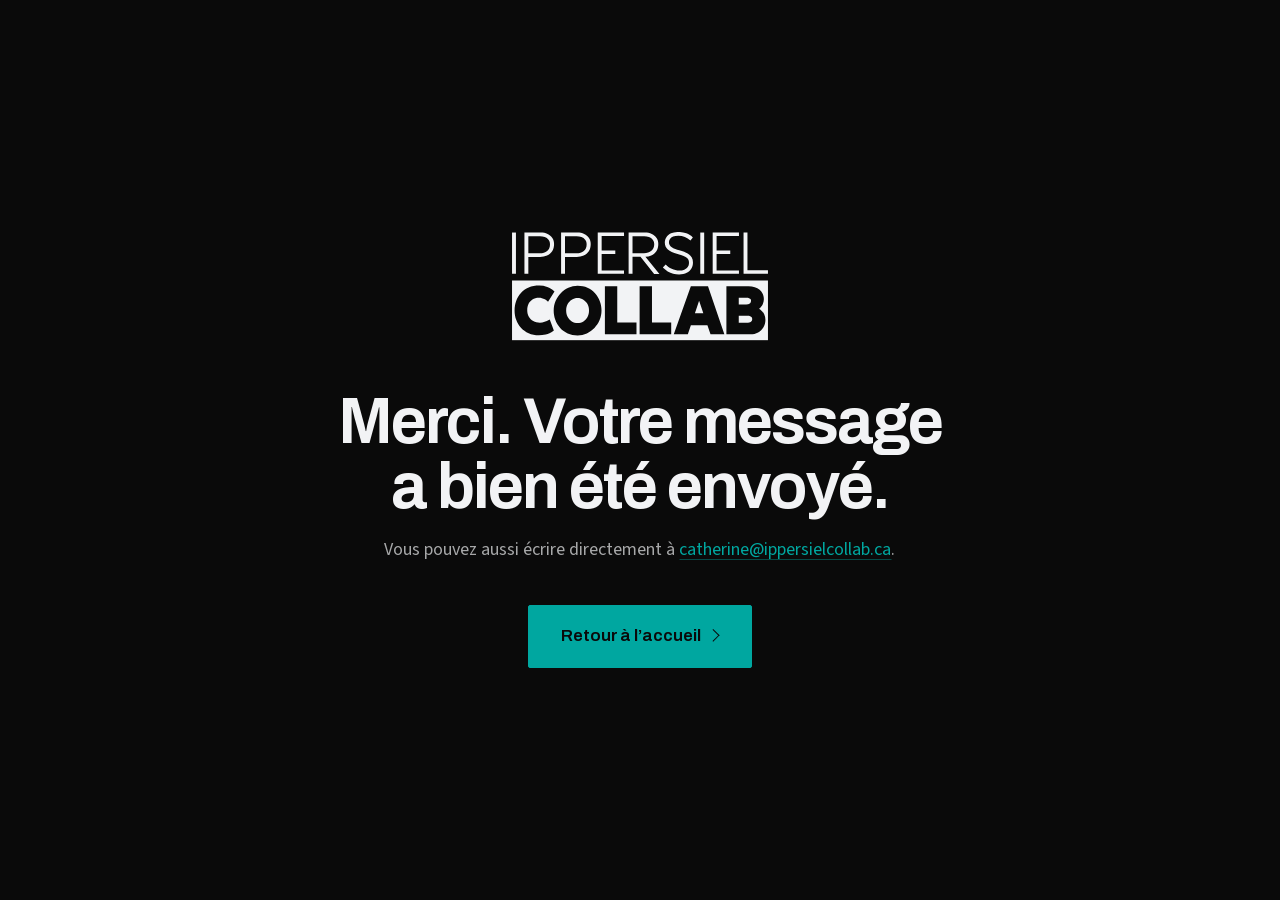
<file: site-ancien-backup/merci.html>
<!doctype html>
<html lang="fr-CA">
<head>
<meta charset="utf-8">
<meta name="viewport" content="width=device-width, initial-scale=1">
<title>Merci | Ippersiel Collab</title>
<meta name="robots" content="noindex">
<meta name="theme-color" content="#0A0A0A">
<link rel="icon" href="assets/logo/favicon.svg" type="image/svg+xml">
<link rel="stylesheet" href="css/site.css">
<style>
  .confirmation { min-height: 100svh; display: grid; place-items: center; text-align: center; padding: var(--marge-laterale); }
  .confirmation .logo { width: clamp(11rem, 24vw, 16rem); margin: 0 auto 3rem; }
  .confirmation h1 { font-size: clamp(2rem, 6vw, 4rem); letter-spacing: -.032em; line-height: 1.02; margin-bottom: 1rem; }
  .confirmation p { color: var(--encre-douce); max-width: 34rem; margin: 0 auto 2.5rem; font-size: 1.125rem; text-wrap: balance; }
</style>
</head>
<body>
<svg class="sprite-logo" aria-hidden="true" focusable="false" width="0" height="0" style="position:absolute;overflow:hidden"><defs><mask id="ic-knock" maskUnits="userSpaceOnUse" x="18.24" y="18.477" width="323.52" height="137.259"><rect x="18.24" y="18.477" width="323.52" height="137.259" fill="#fff"/><path fill="#000" d="M 64.679688 129.710938 C 63.222656 130.515625 61.460938 131.300781 59.445312 132.042969 C 57.523438 132.753906 55.53125 133.109375 53.523438 133.109375 C 50.332031 133.109375 47.5 132.433594 45.09375 131.097656 C 42.710938 129.777344 40.832031 127.90625 39.507812 125.546875 C 38.171875 123.171875 37.492188 120.378906 37.492188 117.242188 C 37.492188 114.339844 38.0625 111.664062 39.191406 109.292969 C 40.292969 106.964844 41.945312 105.082031 44.101562 103.695312 C 46.253906 102.308594 49 101.605469 52.257812 101.605469 C 53.519531 101.605469 54.789062 101.777344 56.039062 102.117188 C 57.304688 102.457031 58.53125 102.941406 59.679688 103.546875 C 60.824219 104.160156 61.84375 104.859375 62.710938 105.632812 L 63.820312 106.617188 L 71.941406 93.6875 L 71.214844 92.980469 C 68.933594 90.753906 66.089844 89.054688 62.769531 87.917969 C 59.5 86.796875 56.121094 86.230469 52.730469 86.230469 C 47.691406 86.230469 43.183594 87.074219 39.332031 88.738281 C 35.472656 90.414062 32.167969 92.734375 29.511719 95.636719 C 26.851562 98.542969 24.828125 101.910156 23.496094 105.648438 C 22.160156 109.367188 21.484375 113.375 21.484375 117.554688 C 21.484375 121.679688 22.175781 125.671875 23.535156 129.429688 C 24.898438 133.195312 26.921875 136.574219 29.546875 139.472656 C 32.1875 142.386719 35.449219 144.71875 39.242188 146.40625 C 43.039062 148.101562 47.421875 148.960938 52.257812 148.960938 C 54.902344 148.960938 57.800781 148.648438 60.878906 148.03125 C 64.050781 147.386719 67.242188 145.921875 70.359375 143.671875 L 71.128906 143.117188 L 65.960938 129.007812 Z M 64.679688 129.710938 "/><path fill="#000" d="M 115.582031 117.792969 C 115.582031 120.886719 114.941406 123.648438 113.683594 126 C 112.425781 128.339844 110.675781 130.195312 108.488281 131.515625 C 106.308594 132.835938 103.835938 133.507812 101.132812 133.507812 C 98.429688 133.507812 95.96875 132.835938 93.8125 131.519531 C 91.644531 130.195312 89.898438 128.335938 88.617188 125.992188 C 87.332031 123.640625 86.679688 120.878906 86.679688 117.792969 C 86.679688 114.648438 87.320312 111.859375 88.585938 109.503906 C 89.835938 107.167969 91.582031 105.3125 93.773438 103.992188 C 95.960938 102.667969 98.4375 102 101.132812 102 C 103.824219 102 106.28125 102.679688 108.441406 104.019531 C 110.605469 105.367188 112.359375 107.242188 113.644531 109.589844 C 114.929688 111.949219 115.582031 114.707031 115.582031 117.792969 M 123.132812 95.875 C 120.507812 92.980469 117.304688 90.660156 113.609375 88.980469 C 109.910156 87.3125 105.710938 86.464844 101.132812 86.464844 C 97.015625 86.464844 93.097656 87.316406 89.476562 88.988281 C 85.871094 90.65625 82.636719 92.964844 79.863281 95.847656 C 77.082031 98.742188 74.875 102.097656 73.296875 105.820312 C 71.710938 109.566406 70.910156 113.59375 70.910156 117.792969 C 70.910156 121.972656 71.628906 125.988281 73.042969 129.722656 C 74.460938 133.457031 76.507812 136.816406 79.128906 139.707031 C 81.753906 142.609375 84.960938 144.925781 88.660156 146.601562 C 92.355469 148.273438 96.550781 149.121094 101.132812 149.121094 C 105.246094 149.121094 109.167969 148.269531 112.785156 146.597656 C 116.390625 144.925781 119.628906 142.621094 122.398438 139.738281 C 125.179688 136.847656 127.390625 133.492188 128.964844 129.765625 C 130.550781 126.019531 131.355469 121.992188 131.355469 117.792969 C 131.355469 113.609375 130.636719 109.59375 129.21875 105.863281 C 127.804688 102.136719 125.757812 98.777344 123.132812 95.875 "/><path fill="#000" d="M 151.25 87.09375 L 135.636719 87.09375 L 135.636719 147.777344 L 175.558594 147.777344 L 175.558594 132.714844 L 151.25 132.714844 Z M 151.25 87.09375 "/><path fill="#000" d="M 195.132812 87.09375 L 179.519531 87.09375 L 179.519531 147.777344 L 219.441406 147.777344 L 219.441406 132.714844 L 195.132812 132.714844 Z M 195.132812 87.09375 "/><path fill="#000" d="M 260.03125 121.039062 L 249.414062 121.039062 L 254.695312 105.285156 Z M 244.265625 87.097656 L 222.695312 147.777344 L 240.457031 147.777344 L 244.289062 136.335938 L 265.210938 136.335938 L 269.113281 147.855469 L 286.605469 147.855469 L 265.941406 87.097656 Z M 244.265625 87.097656 "/><path fill="#000" d="M 304.8125 109.988281 L 304.8125 101.605469 L 314.609375 101.605469 C 315.832031 101.605469 316.925781 101.757812 317.855469 102.058594 C 318.667969 102.320312 319.269531 102.710938 319.695312 103.253906 C 320.09375 103.765625 320.296875 104.511719 320.296875 105.480469 C 320.296875 107.023438 319.816406 108.078125 318.789062 108.789062 C 317.636719 109.585938 316.042969 109.988281 314.054688 109.988281 Z M 321.136719 126.242188 C 321.578125 126.828125 321.800781 127.675781 321.800781 128.765625 C 321.800781 129.691406 321.574219 130.433594 321.113281 131.039062 C 320.613281 131.683594 319.984375 132.164062 319.199219 132.503906 C 318.375 132.859375 317.492188 133.03125 316.5 133.03125 L 304.8125 133.03125 L 304.8125 124.335938 L 316.027344 124.335938 C 317.234375 124.335938 318.308594 124.507812 319.214844 124.847656 C 320.050781 125.160156 320.675781 125.617188 321.136719 126.242188 M 336.980469 122.550781 C 335.953125 120.335938 334.355469 118.359375 332.234375 116.683594 C 331.6875 116.253906 331.078125 115.847656 330.398438 115.464844 C 330.566406 115.355469 330.730469 115.238281 330.890625 115.117188 C 332.925781 113.53125 334.398438 111.65625 335.261719 109.550781 C 336.109375 107.488281 336.539062 105.480469 336.539062 103.589844 C 336.539062 98.644531 334.746094 94.605469 331.207031 91.582031 C 327.726562 88.605469 322.988281 87.09375 317.132812 87.09375 L 289.203125 87.09375 L 289.203125 147.777344 L 319.347656 147.777344 C 323.070312 147.777344 326.410156 146.96875 329.269531 145.371094 C 332.136719 143.769531 334.417969 141.554688 336.050781 138.792969 C 337.6875 136.027344 338.515625 132.890625 338.515625 129.46875 C 338.515625 127.089844 338 124.761719 336.980469 122.550781 "/></mask><g id="logo-ic" mask="url(#ic-knock)" fill="currentColor"><path d="M 341.722656 155.695312 L 18.277344 155.695312 L 18.277344 79.652344 L 341.722656 79.652344 Z M 341.722656 155.695312 "/><path d="M 18.277344 71.351562 L 23.21875 71.351562 L 23.21875 19.160156 L 18.277344 19.160156 Z M 18.277344 71.351562 "/><path d="M 62.660156 42.460938 C 60.277344 44.441406 57.152344 45.429688 53.28125 45.429688 L 38.894531 45.429688 L 38.894531 23.8125 L 53.640625 23.8125 C 55.738281 23.8125 57.746094 24.179688 59.652344 24.921875 C 61.5625 25.664062 63.136719 26.792969 64.378906 28.320312 C 65.621094 29.851562 66.242188 31.78125 66.242188 34.121094 C 66.242188 37.703125 65.042969 40.480469 62.660156 42.460938 M 63.164062 20.945312 C 60.585938 19.753906 57.652344 19.160156 54.359375 19.160156 L 33.953125 19.160156 L 33.953125 71.351562 L 38.894531 71.351562 L 38.894531 50.015625 L 53.78125 50.015625 C 56.9375 50.015625 59.859375 49.429688 62.554688 48.257812 C 65.25 47.089844 67.398438 45.289062 68.996094 42.851562 C 70.597656 40.421875 71.398438 37.34375 71.398438 33.621094 C 71.398438 30.660156 70.664062 28.109375 69.210938 25.957031 C 67.753906 23.8125 65.742188 22.140625 63.164062 20.945312 "/><path d="M 108.984375 42.460938 C 106.59375 44.441406 103.46875 45.429688 99.605469 45.429688 L 85.214844 45.429688 L 85.214844 23.8125 L 99.960938 23.8125 C 102.0625 23.8125 104.0625 24.179688 105.972656 24.921875 C 107.882812 25.664062 109.460938 26.792969 110.699219 28.320312 C 111.9375 29.851562 112.558594 31.78125 112.558594 34.121094 C 112.558594 37.703125 111.367188 40.480469 108.984375 42.460938 M 109.480469 20.945312 C 106.902344 19.753906 103.96875 19.160156 100.675781 19.160156 L 80.273438 19.160156 L 80.273438 71.351562 L 85.214844 71.351562 L 85.214844 50.015625 L 100.105469 50.015625 C 103.253906 50.015625 106.175781 49.429688 108.875 48.257812 C 111.570312 47.089844 113.714844 45.289062 115.316406 42.851562 C 116.914062 40.421875 117.714844 37.34375 117.714844 33.621094 C 117.714844 30.660156 116.988281 28.109375 115.53125 25.957031 C 114.074219 23.8125 112.058594 22.140625 109.480469 20.945312 "/><path d="M 129.382812 19.160156 L 126.59375 19.160156 L 126.59375 71.351562 L 159.808594 71.351562 L 159.808594 66.984375 L 131.535156 66.984375 L 131.535156 46.148438 L 148.785156 46.148438 L 148.785156 41.707031 L 131.535156 41.707031 L 131.535156 23.523438 L 159.808594 23.523438 L 159.808594 19.160156 Z M 129.382812 19.160156 "/><path d="M 170.546875 23.8125 L 185.363281 23.8125 C 187.417969 23.8125 189.410156 24.179688 191.34375 24.921875 C 193.28125 25.664062 194.863281 26.78125 196.101562 28.285156 C 197.347656 29.789062 197.964844 31.710938 197.964844 34.050781 C 197.964844 37.628906 196.773438 40.386719 194.386719 42.320312 C 192 44.25 188.871094 45.214844 185.007812 45.214844 L 170.546875 45.214844 Z M 194.242188 48.117188 C 196.917969 46.949219 199.0625 45.160156 200.6875 42.75 C 202.308594 40.339844 203.121094 37.269531 203.121094 33.546875 C 203.121094 30.636719 202.390625 28.097656 200.941406 25.925781 C 199.480469 23.75 197.46875 22.082031 194.890625 20.914062 C 192.3125 19.746094 189.375 19.160156 186.082031 19.160156 L 165.605469 19.160156 L 165.605469 71.351562 L 170.546875 71.351562 L 170.546875 49.871094 L 180.597656 49.871094 L 197.894531 71.566406 L 204.550781 71.566406 L 186.820312 49.742188 C 189.457031 49.597656 191.953125 49.117188 194.242188 48.117188 "/><path d="M 240.277344 45.683594 C 237.792969 44.179688 234.265625 42.804688 229.679688 41.566406 C 225.863281 40.515625 223.023438 39.445312 221.164062 38.339844 C 219.300781 37.246094 218.074219 36.101562 217.476562 34.910156 C 216.878906 33.714844 216.582031 32.523438 216.582031 31.328125 C 216.582031 29.945312 217.023438 28.632812 217.90625 27.390625 C 218.789062 26.152344 220.109375 25.125 221.878906 24.3125 C 223.640625 23.5 225.863281 23.09375 228.535156 23.09375 C 231.445312 23.09375 234.164062 23.644531 236.695312 24.742188 C 239.226562 25.839844 241.5625 27.367188 243.710938 29.324219 L 246.792969 25.386719 C 244.5 23.046875 241.78125 21.304688 238.628906 20.160156 C 235.484375 19.015625 232.210938 18.441406 228.820312 18.441406 C 225.003906 18.441406 221.804688 19.027344 219.226562 20.195312 C 216.652344 21.363281 214.695312 22.953125 213.355469 24.957031 C 212.023438 26.960938 211.355469 29.207031 211.355469 31.6875 C 211.355469 35.265625 212.628906 38.226562 215.1875 40.5625 C 217.738281 42.898438 221.832031 44.835938 227.460938 46.363281 C 230.65625 47.171875 233.214844 48.007812 235.121094 48.867188 C 237.03125 49.726562 238.472656 50.597656 239.453125 51.480469 C 240.429688 52.363281 241.089844 53.304688 241.421875 54.308594 C 241.757812 55.3125 241.925781 56.382812 241.925781 57.527344 C 241.925781 59.488281 241.394531 61.195312 240.351562 62.648438 C 239.300781 64.105469 237.839844 65.242188 235.980469 66.050781 C 234.117188 66.863281 232.042969 67.269531 229.753906 67.269531 C 226.363281 67.222656 223.144531 66.480469 220.089844 65.046875 C 217.03125 63.617188 214.507812 61.800781 212.5 59.605469 L 208.851562 63.472656 C 210.757812 65.429688 212.808594 67.039062 215.003906 68.308594 C 217.199219 69.574219 219.503906 70.515625 221.914062 71.136719 C 224.324219 71.753906 226.839844 72.066406 229.464844 72.066406 C 233.234375 72.066406 236.433594 71.421875 239.058594 70.132812 C 241.683594 68.847656 243.65625 67.050781 244.964844 64.761719 C 246.28125 62.46875 246.933594 59.871094 246.933594 56.960938 C 246.933594 54.667969 246.445312 52.589844 245.46875 50.726562 C 244.484375 48.867188 242.761719 47.1875 240.277344 45.683594 "/><path d="M 256.171875 71.351562 L 261.113281 71.351562 L 261.113281 19.160156 L 256.171875 19.160156 Z M 256.171875 71.351562 "/><path d="M 274.644531 19.160156 L 271.851562 19.160156 L 271.851562 71.351562 L 305.066406 71.351562 L 305.066406 66.984375 L 276.792969 66.984375 L 276.792969 46.148438 L 294.046875 46.148438 L 294.046875 41.707031 L 276.792969 41.707031 L 276.792969 23.523438 L 305.066406 23.523438 L 305.066406 19.160156 Z M 274.644531 19.160156 "/><path d="M 315.804688 66.910156 L 315.804688 19.160156 L 310.867188 19.160156 L 310.867188 71.351562 L 341.722656 71.351562 L 341.722656 66.910156 Z M 315.804688 66.910156 "/></g></defs></svg>
<main class="confirmation sur-carbone" style="background:var(--fond);color:var(--encre)">
  <div>
    <svg class="logo" viewBox="18.24 18.477 323.52 137.259" aria-hidden="true" focusable="false"><use href="#logo-ic"></use></svg>
    <h1>Merci. Votre message<br>a bien été envoyé.</h1>
    <p>Vous pouvez aussi écrire directement à <a href="mailto:catherine@ippersielcollab.ca" style="color:var(--sarcelle)">catherine@ippersielcollab.ca</a>.</p>
    <a class="bouton bouton--orange bouton--large" href="index.html">Retour à l’accueil</a>
  </div>
</main>
</body>
</html>
</file>
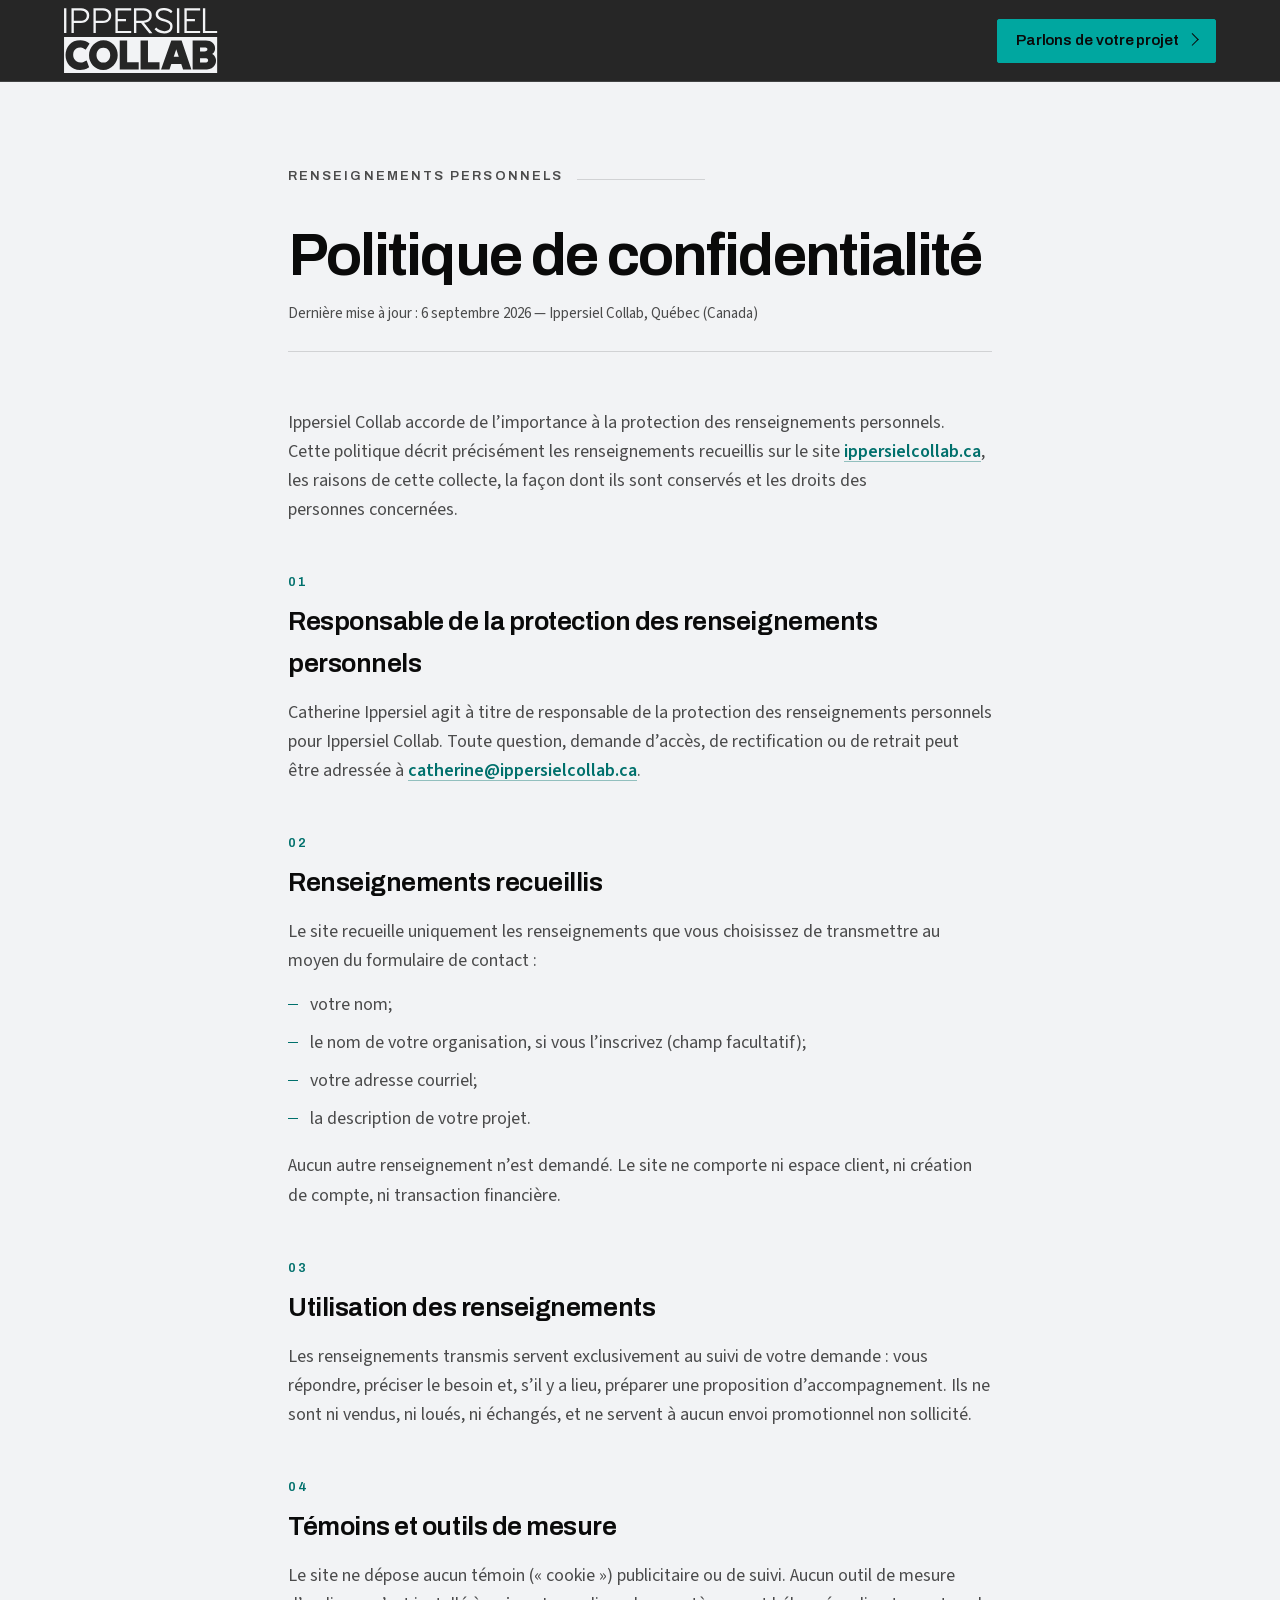
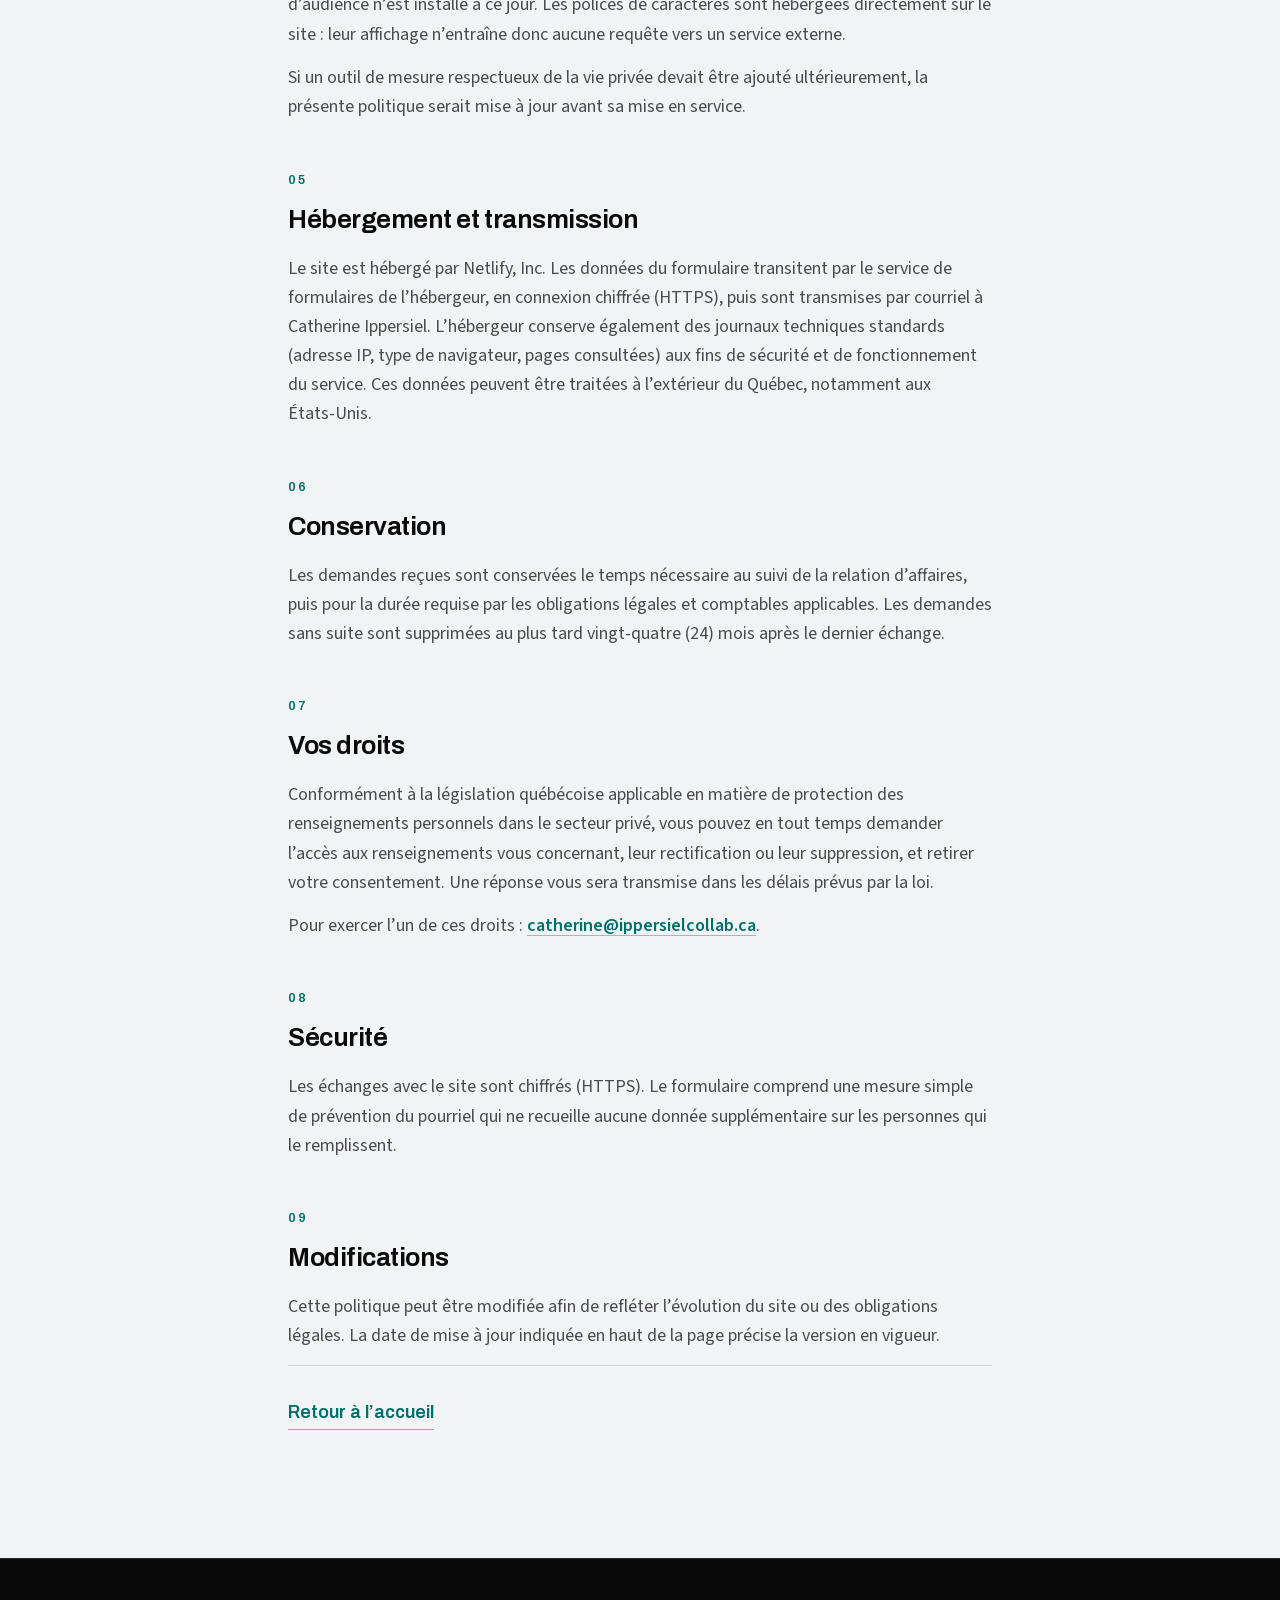
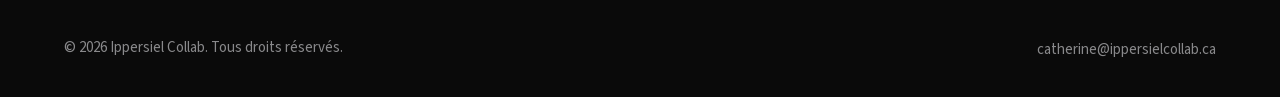
<file: site-ancien-backup/politique-confidentialite.html>
<!doctype html>
<html lang="fr-CA">
<head>
<meta charset="utf-8">
<meta name="viewport" content="width=device-width, initial-scale=1">
<title>Politique de confidentialité | Ippersiel Collab</title>
<meta name="description" content="Politique de confidentialité d’Ippersiel Collab : renseignements recueillis, utilisation, conservation et droits des personnes concernées.">
<link rel="canonical" href="https://ippersielcollab.ca/politique-confidentialite.html">
<meta name="robots" content="index, follow">
<meta name="theme-color" content="#0A0A0A">
<link rel="icon" href="assets/logo/favicon.svg" type="image/svg+xml">
<link rel="apple-touch-icon" href="assets/logo/apple-touch-icon.png">
<link rel="preload" href="assets/fonts/archivo-variable-latin.woff2" as="font" type="font/woff2" crossorigin>
<link rel="preload" href="assets/fonts/source-sans-3-variable-latin.woff2" as="font" type="font/woff2" crossorigin>
<link rel="stylesheet" href="css/site.css">
<style>
  .page-legale { padding-top: calc(var(--h-entete) + clamp(3rem, 7vw, 6rem)); }
  .page-legale .conteneur { max-width: 52rem; }
  .page-legale h1 { font-size: clamp(2rem, 5vw, 3.75rem); letter-spacing: -.032em; line-height: 1.02; margin-bottom: 1rem; }
  .page-legale__date { color: var(--encre-douce); font-size: .9375rem; margin-bottom: clamp(2.5rem, 5vw, 3.5rem); padding-bottom: 1.5rem; border-bottom: 1px solid var(--trait); }
  .page-legale h2 { font-size: clamp(1.25rem, 2.2vw, 1.6rem); letter-spacing: -.018em; margin: clamp(2.25rem, 4vw, 3rem) 0 .85rem; }
  .page-legale h2::before { content: attr(data-num); display: block; font-size: .8125rem; letter-spacing: .16em; color: var(--accent); margin-bottom: .5rem; font-weight: 600; }
  .page-legale p, .page-legale li { color: var(--encre-douce); text-wrap: pretty; }
  .page-legale p + p { margin-top: .9rem; }
  .page-legale ul { margin: .9rem 0 1.15rem; display: grid; gap: .55rem; }
  .page-legale ul li { position: relative; padding-left: 1.35rem; }
  .page-legale ul li::before { content: ""; position: absolute; left: 0; top: .8em; width: .6rem; height: 1px; background: var(--accent); }
  .page-legale a { color: var(--accent); font-weight: 600; }
  .page-legale__retour { margin-top: clamp(3rem, 6vw, 4.5rem); padding-top: 2rem; border-top: 1px solid var(--trait); }
</style>
</head>
<body>
<svg class="sprite-logo" aria-hidden="true" focusable="false" width="0" height="0" style="position:absolute;overflow:hidden"><defs><mask id="ic-knock" maskUnits="userSpaceOnUse" x="18.24" y="18.477" width="323.52" height="137.259"><rect x="18.24" y="18.477" width="323.52" height="137.259" fill="#fff"/><path fill="#000" d="M 64.679688 129.710938 C 63.222656 130.515625 61.460938 131.300781 59.445312 132.042969 C 57.523438 132.753906 55.53125 133.109375 53.523438 133.109375 C 50.332031 133.109375 47.5 132.433594 45.09375 131.097656 C 42.710938 129.777344 40.832031 127.90625 39.507812 125.546875 C 38.171875 123.171875 37.492188 120.378906 37.492188 117.242188 C 37.492188 114.339844 38.0625 111.664062 39.191406 109.292969 C 40.292969 106.964844 41.945312 105.082031 44.101562 103.695312 C 46.253906 102.308594 49 101.605469 52.257812 101.605469 C 53.519531 101.605469 54.789062 101.777344 56.039062 102.117188 C 57.304688 102.457031 58.53125 102.941406 59.679688 103.546875 C 60.824219 104.160156 61.84375 104.859375 62.710938 105.632812 L 63.820312 106.617188 L 71.941406 93.6875 L 71.214844 92.980469 C 68.933594 90.753906 66.089844 89.054688 62.769531 87.917969 C 59.5 86.796875 56.121094 86.230469 52.730469 86.230469 C 47.691406 86.230469 43.183594 87.074219 39.332031 88.738281 C 35.472656 90.414062 32.167969 92.734375 29.511719 95.636719 C 26.851562 98.542969 24.828125 101.910156 23.496094 105.648438 C 22.160156 109.367188 21.484375 113.375 21.484375 117.554688 C 21.484375 121.679688 22.175781 125.671875 23.535156 129.429688 C 24.898438 133.195312 26.921875 136.574219 29.546875 139.472656 C 32.1875 142.386719 35.449219 144.71875 39.242188 146.40625 C 43.039062 148.101562 47.421875 148.960938 52.257812 148.960938 C 54.902344 148.960938 57.800781 148.648438 60.878906 148.03125 C 64.050781 147.386719 67.242188 145.921875 70.359375 143.671875 L 71.128906 143.117188 L 65.960938 129.007812 Z M 64.679688 129.710938 "/><path fill="#000" d="M 115.582031 117.792969 C 115.582031 120.886719 114.941406 123.648438 113.683594 126 C 112.425781 128.339844 110.675781 130.195312 108.488281 131.515625 C 106.308594 132.835938 103.835938 133.507812 101.132812 133.507812 C 98.429688 133.507812 95.96875 132.835938 93.8125 131.519531 C 91.644531 130.195312 89.898438 128.335938 88.617188 125.992188 C 87.332031 123.640625 86.679688 120.878906 86.679688 117.792969 C 86.679688 114.648438 87.320312 111.859375 88.585938 109.503906 C 89.835938 107.167969 91.582031 105.3125 93.773438 103.992188 C 95.960938 102.667969 98.4375 102 101.132812 102 C 103.824219 102 106.28125 102.679688 108.441406 104.019531 C 110.605469 105.367188 112.359375 107.242188 113.644531 109.589844 C 114.929688 111.949219 115.582031 114.707031 115.582031 117.792969 M 123.132812 95.875 C 120.507812 92.980469 117.304688 90.660156 113.609375 88.980469 C 109.910156 87.3125 105.710938 86.464844 101.132812 86.464844 C 97.015625 86.464844 93.097656 87.316406 89.476562 88.988281 C 85.871094 90.65625 82.636719 92.964844 79.863281 95.847656 C 77.082031 98.742188 74.875 102.097656 73.296875 105.820312 C 71.710938 109.566406 70.910156 113.59375 70.910156 117.792969 C 70.910156 121.972656 71.628906 125.988281 73.042969 129.722656 C 74.460938 133.457031 76.507812 136.816406 79.128906 139.707031 C 81.753906 142.609375 84.960938 144.925781 88.660156 146.601562 C 92.355469 148.273438 96.550781 149.121094 101.132812 149.121094 C 105.246094 149.121094 109.167969 148.269531 112.785156 146.597656 C 116.390625 144.925781 119.628906 142.621094 122.398438 139.738281 C 125.179688 136.847656 127.390625 133.492188 128.964844 129.765625 C 130.550781 126.019531 131.355469 121.992188 131.355469 117.792969 C 131.355469 113.609375 130.636719 109.59375 129.21875 105.863281 C 127.804688 102.136719 125.757812 98.777344 123.132812 95.875 "/><path fill="#000" d="M 151.25 87.09375 L 135.636719 87.09375 L 135.636719 147.777344 L 175.558594 147.777344 L 175.558594 132.714844 L 151.25 132.714844 Z M 151.25 87.09375 "/><path fill="#000" d="M 195.132812 87.09375 L 179.519531 87.09375 L 179.519531 147.777344 L 219.441406 147.777344 L 219.441406 132.714844 L 195.132812 132.714844 Z M 195.132812 87.09375 "/><path fill="#000" d="M 260.03125 121.039062 L 249.414062 121.039062 L 254.695312 105.285156 Z M 244.265625 87.097656 L 222.695312 147.777344 L 240.457031 147.777344 L 244.289062 136.335938 L 265.210938 136.335938 L 269.113281 147.855469 L 286.605469 147.855469 L 265.941406 87.097656 Z M 244.265625 87.097656 "/><path fill="#000" d="M 304.8125 109.988281 L 304.8125 101.605469 L 314.609375 101.605469 C 315.832031 101.605469 316.925781 101.757812 317.855469 102.058594 C 318.667969 102.320312 319.269531 102.710938 319.695312 103.253906 C 320.09375 103.765625 320.296875 104.511719 320.296875 105.480469 C 320.296875 107.023438 319.816406 108.078125 318.789062 108.789062 C 317.636719 109.585938 316.042969 109.988281 314.054688 109.988281 Z M 321.136719 126.242188 C 321.578125 126.828125 321.800781 127.675781 321.800781 128.765625 C 321.800781 129.691406 321.574219 130.433594 321.113281 131.039062 C 320.613281 131.683594 319.984375 132.164062 319.199219 132.503906 C 318.375 132.859375 317.492188 133.03125 316.5 133.03125 L 304.8125 133.03125 L 304.8125 124.335938 L 316.027344 124.335938 C 317.234375 124.335938 318.308594 124.507812 319.214844 124.847656 C 320.050781 125.160156 320.675781 125.617188 321.136719 126.242188 M 336.980469 122.550781 C 335.953125 120.335938 334.355469 118.359375 332.234375 116.683594 C 331.6875 116.253906 331.078125 115.847656 330.398438 115.464844 C 330.566406 115.355469 330.730469 115.238281 330.890625 115.117188 C 332.925781 113.53125 334.398438 111.65625 335.261719 109.550781 C 336.109375 107.488281 336.539062 105.480469 336.539062 103.589844 C 336.539062 98.644531 334.746094 94.605469 331.207031 91.582031 C 327.726562 88.605469 322.988281 87.09375 317.132812 87.09375 L 289.203125 87.09375 L 289.203125 147.777344 L 319.347656 147.777344 C 323.070312 147.777344 326.410156 146.96875 329.269531 145.371094 C 332.136719 143.769531 334.417969 141.554688 336.050781 138.792969 C 337.6875 136.027344 338.515625 132.890625 338.515625 129.46875 C 338.515625 127.089844 338 124.761719 336.980469 122.550781 "/></mask><g id="logo-ic" mask="url(#ic-knock)" fill="currentColor"><path d="M 341.722656 155.695312 L 18.277344 155.695312 L 18.277344 79.652344 L 341.722656 79.652344 Z M 341.722656 155.695312 "/><path d="M 18.277344 71.351562 L 23.21875 71.351562 L 23.21875 19.160156 L 18.277344 19.160156 Z M 18.277344 71.351562 "/><path d="M 62.660156 42.460938 C 60.277344 44.441406 57.152344 45.429688 53.28125 45.429688 L 38.894531 45.429688 L 38.894531 23.8125 L 53.640625 23.8125 C 55.738281 23.8125 57.746094 24.179688 59.652344 24.921875 C 61.5625 25.664062 63.136719 26.792969 64.378906 28.320312 C 65.621094 29.851562 66.242188 31.78125 66.242188 34.121094 C 66.242188 37.703125 65.042969 40.480469 62.660156 42.460938 M 63.164062 20.945312 C 60.585938 19.753906 57.652344 19.160156 54.359375 19.160156 L 33.953125 19.160156 L 33.953125 71.351562 L 38.894531 71.351562 L 38.894531 50.015625 L 53.78125 50.015625 C 56.9375 50.015625 59.859375 49.429688 62.554688 48.257812 C 65.25 47.089844 67.398438 45.289062 68.996094 42.851562 C 70.597656 40.421875 71.398438 37.34375 71.398438 33.621094 C 71.398438 30.660156 70.664062 28.109375 69.210938 25.957031 C 67.753906 23.8125 65.742188 22.140625 63.164062 20.945312 "/><path d="M 108.984375 42.460938 C 106.59375 44.441406 103.46875 45.429688 99.605469 45.429688 L 85.214844 45.429688 L 85.214844 23.8125 L 99.960938 23.8125 C 102.0625 23.8125 104.0625 24.179688 105.972656 24.921875 C 107.882812 25.664062 109.460938 26.792969 110.699219 28.320312 C 111.9375 29.851562 112.558594 31.78125 112.558594 34.121094 C 112.558594 37.703125 111.367188 40.480469 108.984375 42.460938 M 109.480469 20.945312 C 106.902344 19.753906 103.96875 19.160156 100.675781 19.160156 L 80.273438 19.160156 L 80.273438 71.351562 L 85.214844 71.351562 L 85.214844 50.015625 L 100.105469 50.015625 C 103.253906 50.015625 106.175781 49.429688 108.875 48.257812 C 111.570312 47.089844 113.714844 45.289062 115.316406 42.851562 C 116.914062 40.421875 117.714844 37.34375 117.714844 33.621094 C 117.714844 30.660156 116.988281 28.109375 115.53125 25.957031 C 114.074219 23.8125 112.058594 22.140625 109.480469 20.945312 "/><path d="M 129.382812 19.160156 L 126.59375 19.160156 L 126.59375 71.351562 L 159.808594 71.351562 L 159.808594 66.984375 L 131.535156 66.984375 L 131.535156 46.148438 L 148.785156 46.148438 L 148.785156 41.707031 L 131.535156 41.707031 L 131.535156 23.523438 L 159.808594 23.523438 L 159.808594 19.160156 Z M 129.382812 19.160156 "/><path d="M 170.546875 23.8125 L 185.363281 23.8125 C 187.417969 23.8125 189.410156 24.179688 191.34375 24.921875 C 193.28125 25.664062 194.863281 26.78125 196.101562 28.285156 C 197.347656 29.789062 197.964844 31.710938 197.964844 34.050781 C 197.964844 37.628906 196.773438 40.386719 194.386719 42.320312 C 192 44.25 188.871094 45.214844 185.007812 45.214844 L 170.546875 45.214844 Z M 194.242188 48.117188 C 196.917969 46.949219 199.0625 45.160156 200.6875 42.75 C 202.308594 40.339844 203.121094 37.269531 203.121094 33.546875 C 203.121094 30.636719 202.390625 28.097656 200.941406 25.925781 C 199.480469 23.75 197.46875 22.082031 194.890625 20.914062 C 192.3125 19.746094 189.375 19.160156 186.082031 19.160156 L 165.605469 19.160156 L 165.605469 71.351562 L 170.546875 71.351562 L 170.546875 49.871094 L 180.597656 49.871094 L 197.894531 71.566406 L 204.550781 71.566406 L 186.820312 49.742188 C 189.457031 49.597656 191.953125 49.117188 194.242188 48.117188 "/><path d="M 240.277344 45.683594 C 237.792969 44.179688 234.265625 42.804688 229.679688 41.566406 C 225.863281 40.515625 223.023438 39.445312 221.164062 38.339844 C 219.300781 37.246094 218.074219 36.101562 217.476562 34.910156 C 216.878906 33.714844 216.582031 32.523438 216.582031 31.328125 C 216.582031 29.945312 217.023438 28.632812 217.90625 27.390625 C 218.789062 26.152344 220.109375 25.125 221.878906 24.3125 C 223.640625 23.5 225.863281 23.09375 228.535156 23.09375 C 231.445312 23.09375 234.164062 23.644531 236.695312 24.742188 C 239.226562 25.839844 241.5625 27.367188 243.710938 29.324219 L 246.792969 25.386719 C 244.5 23.046875 241.78125 21.304688 238.628906 20.160156 C 235.484375 19.015625 232.210938 18.441406 228.820312 18.441406 C 225.003906 18.441406 221.804688 19.027344 219.226562 20.195312 C 216.652344 21.363281 214.695312 22.953125 213.355469 24.957031 C 212.023438 26.960938 211.355469 29.207031 211.355469 31.6875 C 211.355469 35.265625 212.628906 38.226562 215.1875 40.5625 C 217.738281 42.898438 221.832031 44.835938 227.460938 46.363281 C 230.65625 47.171875 233.214844 48.007812 235.121094 48.867188 C 237.03125 49.726562 238.472656 50.597656 239.453125 51.480469 C 240.429688 52.363281 241.089844 53.304688 241.421875 54.308594 C 241.757812 55.3125 241.925781 56.382812 241.925781 57.527344 C 241.925781 59.488281 241.394531 61.195312 240.351562 62.648438 C 239.300781 64.105469 237.839844 65.242188 235.980469 66.050781 C 234.117188 66.863281 232.042969 67.269531 229.753906 67.269531 C 226.363281 67.222656 223.144531 66.480469 220.089844 65.046875 C 217.03125 63.617188 214.507812 61.800781 212.5 59.605469 L 208.851562 63.472656 C 210.757812 65.429688 212.808594 67.039062 215.003906 68.308594 C 217.199219 69.574219 219.503906 70.515625 221.914062 71.136719 C 224.324219 71.753906 226.839844 72.066406 229.464844 72.066406 C 233.234375 72.066406 236.433594 71.421875 239.058594 70.132812 C 241.683594 68.847656 243.65625 67.050781 244.964844 64.761719 C 246.28125 62.46875 246.933594 59.871094 246.933594 56.960938 C 246.933594 54.667969 246.445312 52.589844 245.46875 50.726562 C 244.484375 48.867188 242.761719 47.1875 240.277344 45.683594 "/><path d="M 256.171875 71.351562 L 261.113281 71.351562 L 261.113281 19.160156 L 256.171875 19.160156 Z M 256.171875 71.351562 "/><path d="M 274.644531 19.160156 L 271.851562 19.160156 L 271.851562 71.351562 L 305.066406 71.351562 L 305.066406 66.984375 L 276.792969 66.984375 L 276.792969 46.148438 L 294.046875 46.148438 L 294.046875 41.707031 L 276.792969 41.707031 L 276.792969 23.523438 L 305.066406 23.523438 L 305.066406 19.160156 Z M 274.644531 19.160156 "/><path d="M 315.804688 66.910156 L 315.804688 19.160156 L 310.867188 19.160156 L 310.867188 71.351562 L 341.722656 71.351562 L 341.722656 66.910156 Z M 315.804688 66.910156 "/></g></defs></svg>
<a class="lien-evitement" href="#contenu">Aller au contenu principal</a>

<header class="entete" id="entete" data-etat="defile">
  <div class="entete__barre">
    <a class="entete__logo" href="index.html" aria-label="Ippersiel Collab — retour à l’accueil">
      <svg class="logo" viewBox="18.24 18.477 323.52 137.259" aria-hidden="true" focusable="false"><use href="#logo-ic"></use></svg>
    </a>
    <a class="bouton bouton--orange bouton--compact" href="index.html#contact">Parlons de votre projet</a>
  </div>
</header>

<main id="contenu" class="section sur-mineral page-legale">
  <div class="conteneur">
    <p class="repere">Renseignements personnels</p>
    <h1>Politique de confidentialité</h1>
    <p class="page-legale__date">Dernière mise à jour : 6 septembre 2026 — Ippersiel Collab, Québec (Canada)</p>

    <p>Ippersiel Collab accorde de l’importance à la protection des renseignements personnels. Cette politique décrit précisément les renseignements recueillis sur le site <a href="https://ippersielcollab.ca/">ippersielcollab.ca</a>, les raisons de cette collecte, la façon dont ils sont conservés et les droits des personnes concernées.</p>

    <h2 data-num="01">Responsable de la protection des renseignements personnels</h2>
    <p>Catherine Ippersiel agit à titre de responsable de la protection des renseignements personnels pour Ippersiel Collab. Toute question, demande d’accès, de rectification ou de retrait peut être adressée à <a href="mailto:catherine@ippersielcollab.ca">catherine@ippersielcollab.ca</a>.</p>

    <h2 data-num="02">Renseignements recueillis</h2>
    <p>Le site recueille uniquement les renseignements que vous choisissez de transmettre au moyen du formulaire de contact :</p>
    <ul>
      <li>votre nom;</li>
      <li>le nom de votre organisation, si vous l’inscrivez (champ facultatif);</li>
      <li>votre adresse courriel;</li>
      <li>la description de votre projet.</li>
    </ul>
    <p>Aucun autre renseignement n’est demandé. Le site ne comporte ni espace client, ni création de compte, ni transaction financière.</p>

    <h2 data-num="03">Utilisation des renseignements</h2>
    <p>Les renseignements transmis servent exclusivement au suivi de votre demande : vous répondre, préciser le besoin et, s’il y a lieu, préparer une proposition d’accompagnement. Ils ne sont ni vendus, ni loués, ni échangés, et ne servent à aucun envoi promotionnel non sollicité.</p>

    <h2 data-num="04">Témoins et outils de mesure</h2>
    <p>Le site ne dépose aucun témoin (« cookie ») publicitaire ou de suivi. Aucun outil de mesure d’audience n’est installé à ce jour. Les polices de caractères sont hébergées directement sur le site : leur affichage n’entraîne donc aucune requête vers un service externe.</p>
    <p>Si un outil de mesure respectueux de la vie privée devait être ajouté ultérieurement, la présente politique serait mise à jour avant sa mise en service.</p>

    <h2 data-num="05">Hébergement et transmission</h2>
    <p>Le site est hébergé par Netlify, Inc. Les données du formulaire transitent par le service de formulaires de l’hébergeur, en connexion chiffrée (HTTPS), puis sont transmises par courriel à Catherine Ippersiel. L’hébergeur conserve également des journaux techniques standards (adresse IP, type de navigateur, pages consultées) aux fins de sécurité et de fonctionnement du service. Ces données peuvent être traitées à l’extérieur du Québec, notamment aux États-Unis.</p>

    <h2 data-num="06">Conservation</h2>
    <p>Les demandes reçues sont conservées le temps nécessaire au suivi de la relation d’affaires, puis pour la durée requise par les obligations légales et comptables applicables. Les demandes sans suite sont supprimées au plus tard vingt-quatre (24) mois après le dernier échange.</p>

    <h2 data-num="07">Vos droits</h2>
    <p>Conformément à la législation québécoise applicable en matière de protection des renseignements personnels dans le secteur privé, vous pouvez en tout temps demander l’accès aux renseignements vous concernant, leur rectification ou leur suppression, et retirer votre consentement. Une réponse vous sera transmise dans les délais prévus par la loi.</p>
    <p>Pour exercer l’un de ces droits : <a href="mailto:catherine@ippersielcollab.ca">catherine@ippersielcollab.ca</a>.</p>

    <h2 data-num="08">Sécurité</h2>
    <p>Les échanges avec le site sont chiffrés (HTTPS). Le formulaire comprend une mesure simple de prévention du pourriel qui ne recueille aucune donnée supplémentaire sur les personnes qui le remplissent.</p>

    <h2 data-num="09">Modifications</h2>
    <p>Cette politique peut être modifiée afin de refléter l’évolution du site ou des obligations légales. La date de mise à jour indiquée en haut de la page précise la version en vigueur.</p>

    <p class="page-legale__retour"><a class="lien-fleche" href="index.html">Retour à l’accueil</a></p>
  </div>
</main>

<footer class="pied sur-carbone">
  <div class="conteneur">
    <div class="pied__bas" style="margin-top:0;border-top:0;padding-top:0">
      <p>© 2026 Ippersiel Collab. Tous droits réservés.</p>
      <p class="pied__liens"><a href="mailto:catherine@ippersielcollab.ca">catherine@ippersielcollab.ca</a></p>
    </div>
  </div>
</footer>
</body>
</html>
</file>
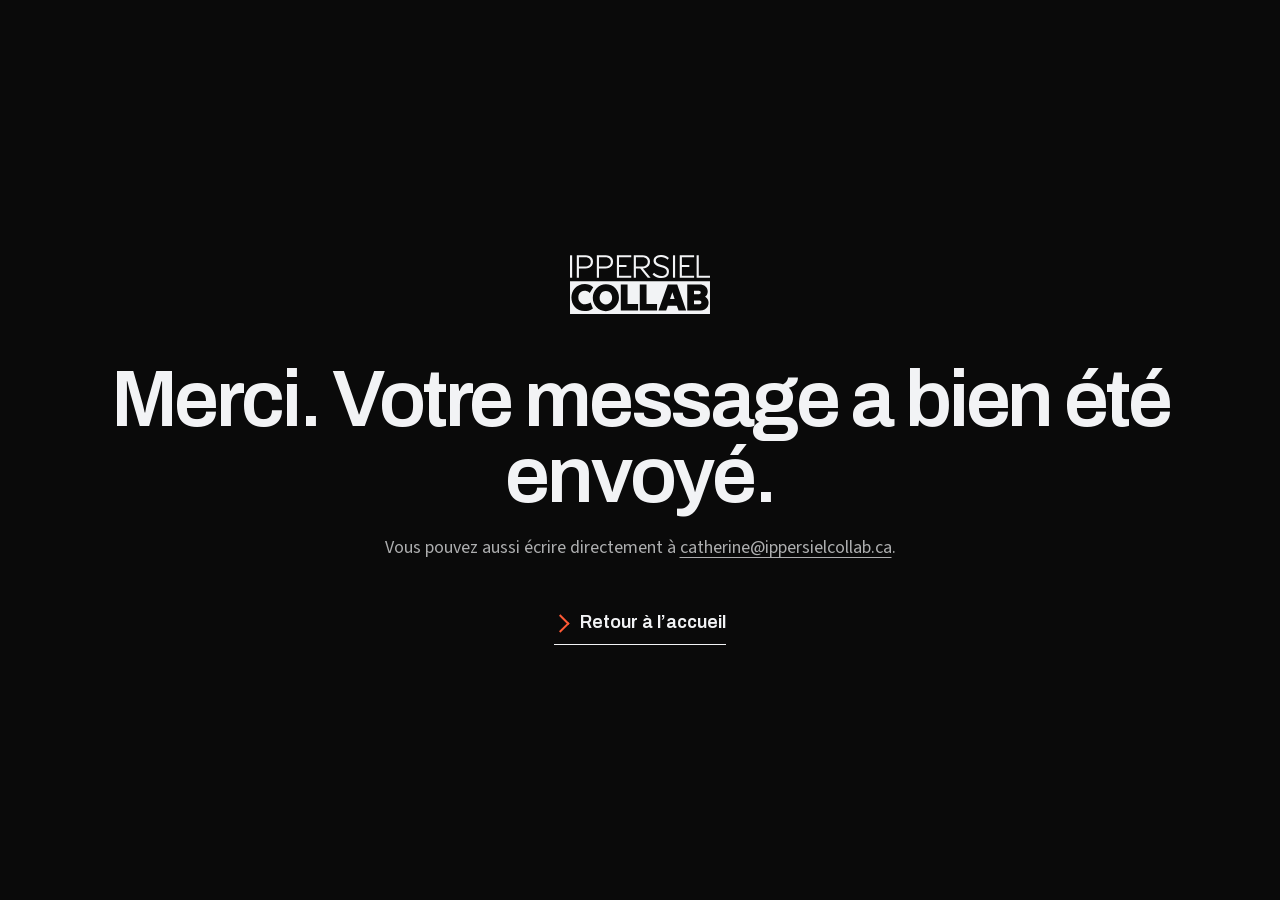
<file: site/merci.html>
<!doctype html>
<html lang="fr-CA">
<head>
  <meta charset="utf-8">
  <meta name="viewport" content="width=device-width, initial-scale=1">
  <title>Merci | Ippersiel Collab</title>
  <meta name="robots" content="noindex">
  <meta name="theme-color" content="#0a0a0a">
  <link rel="icon" href="assets/logo/favicon.svg" type="image/svg+xml">
  <link rel="apple-touch-icon" href="assets/logo/apple-touch-icon.png">
  <link rel="preload" href="assets/fonts/archivo-variable-latin.woff2" as="font" type="font/woff2" crossorigin>
  <link rel="preload" href="assets/fonts/source-sans-3-variable-latin.woff2" as="font" type="font/woff2" crossorigin>
  <link rel="stylesheet" href="css/site.css">
</head>
<body class="terrain-sombre">
  <main class="confirmation terrain-sombre">
    <div>
      <a href="index.html" aria-label="Ippersiel Collab — retour à l’accueil">
        <img class="logo" src="assets/logo/ippersiel-collab-blanc.svg" width="324" height="138" alt="Ippersiel Collab">
      </a>
      <h1>Merci. Votre message a bien été envoyé.</h1>
      <p>Vous pouvez aussi écrire directement à <a href="mailto:catherine@ippersielcollab.ca">catherine@ippersielcollab.ca</a>.</p>
      <a class="lien-action lien-action--inverse" href="index.html">Retour à l’accueil</a>
    </div>
  </main>
</body>
</html>
</file>
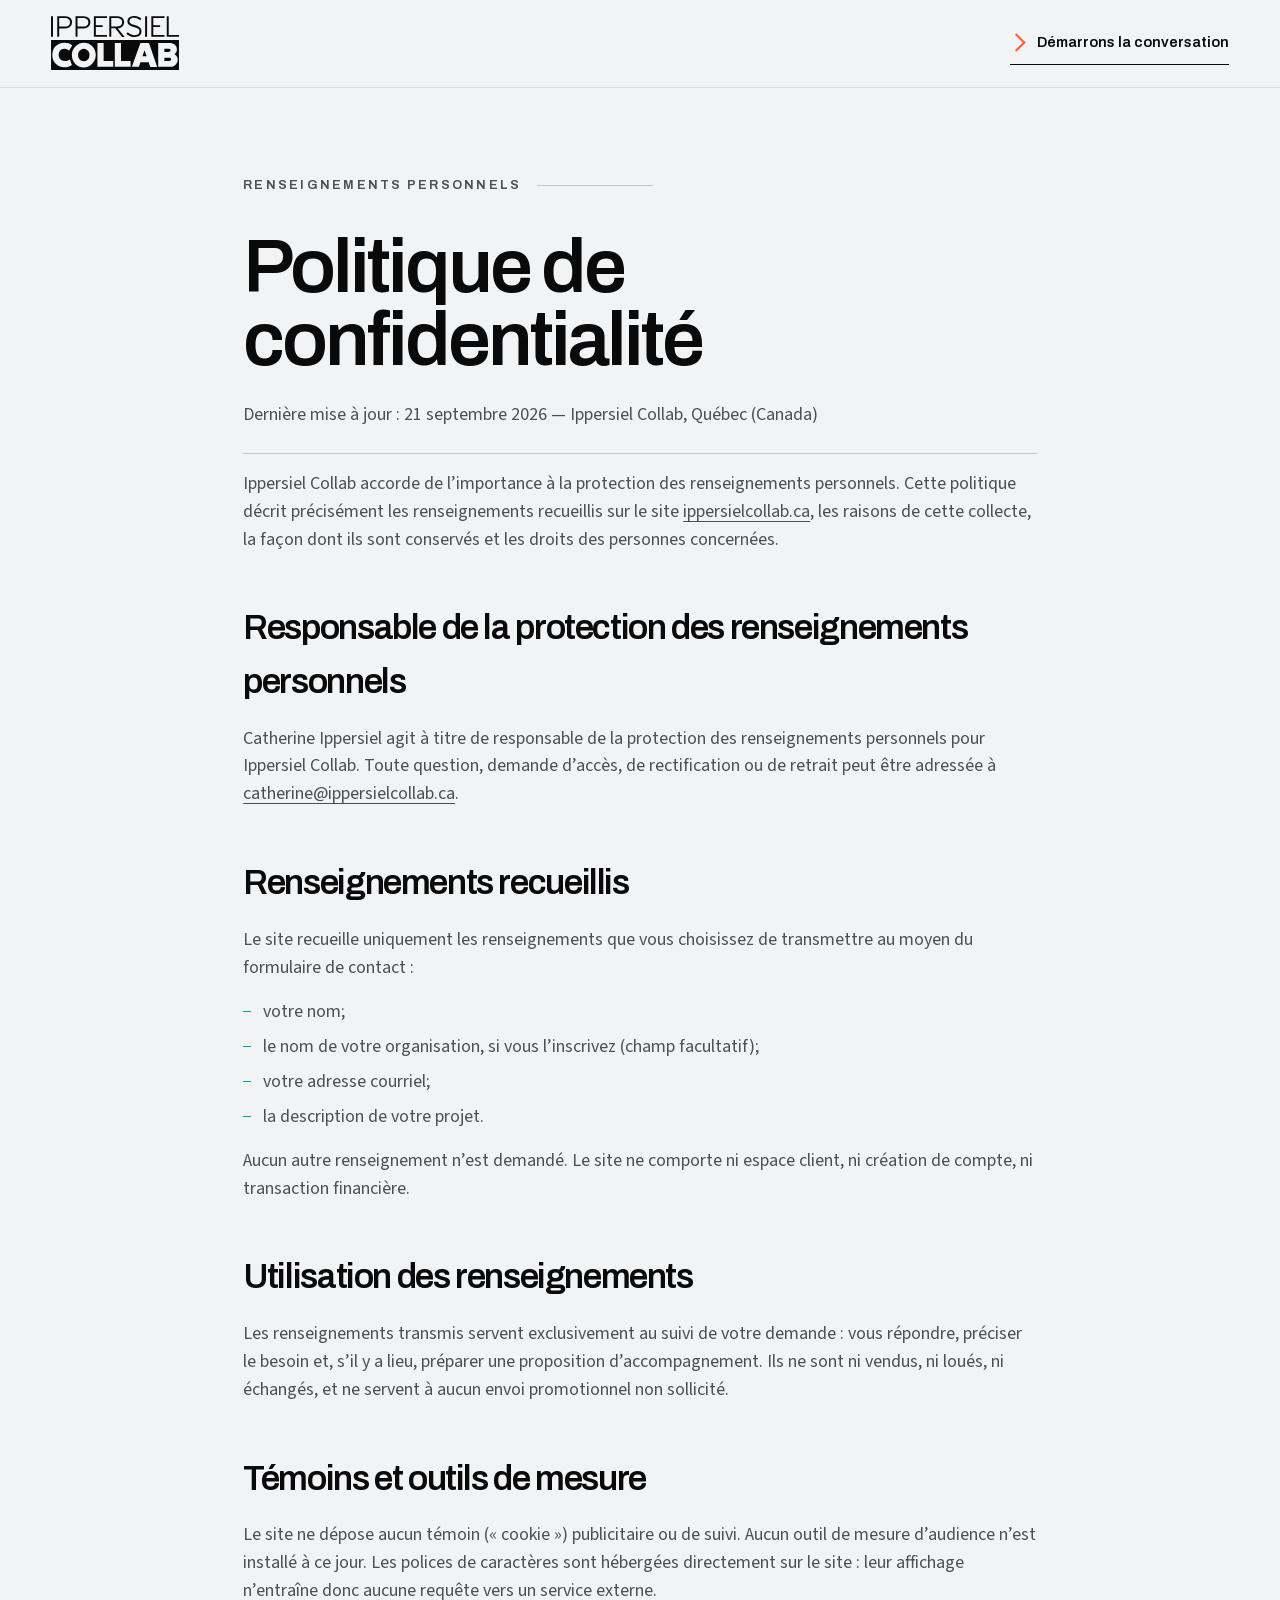
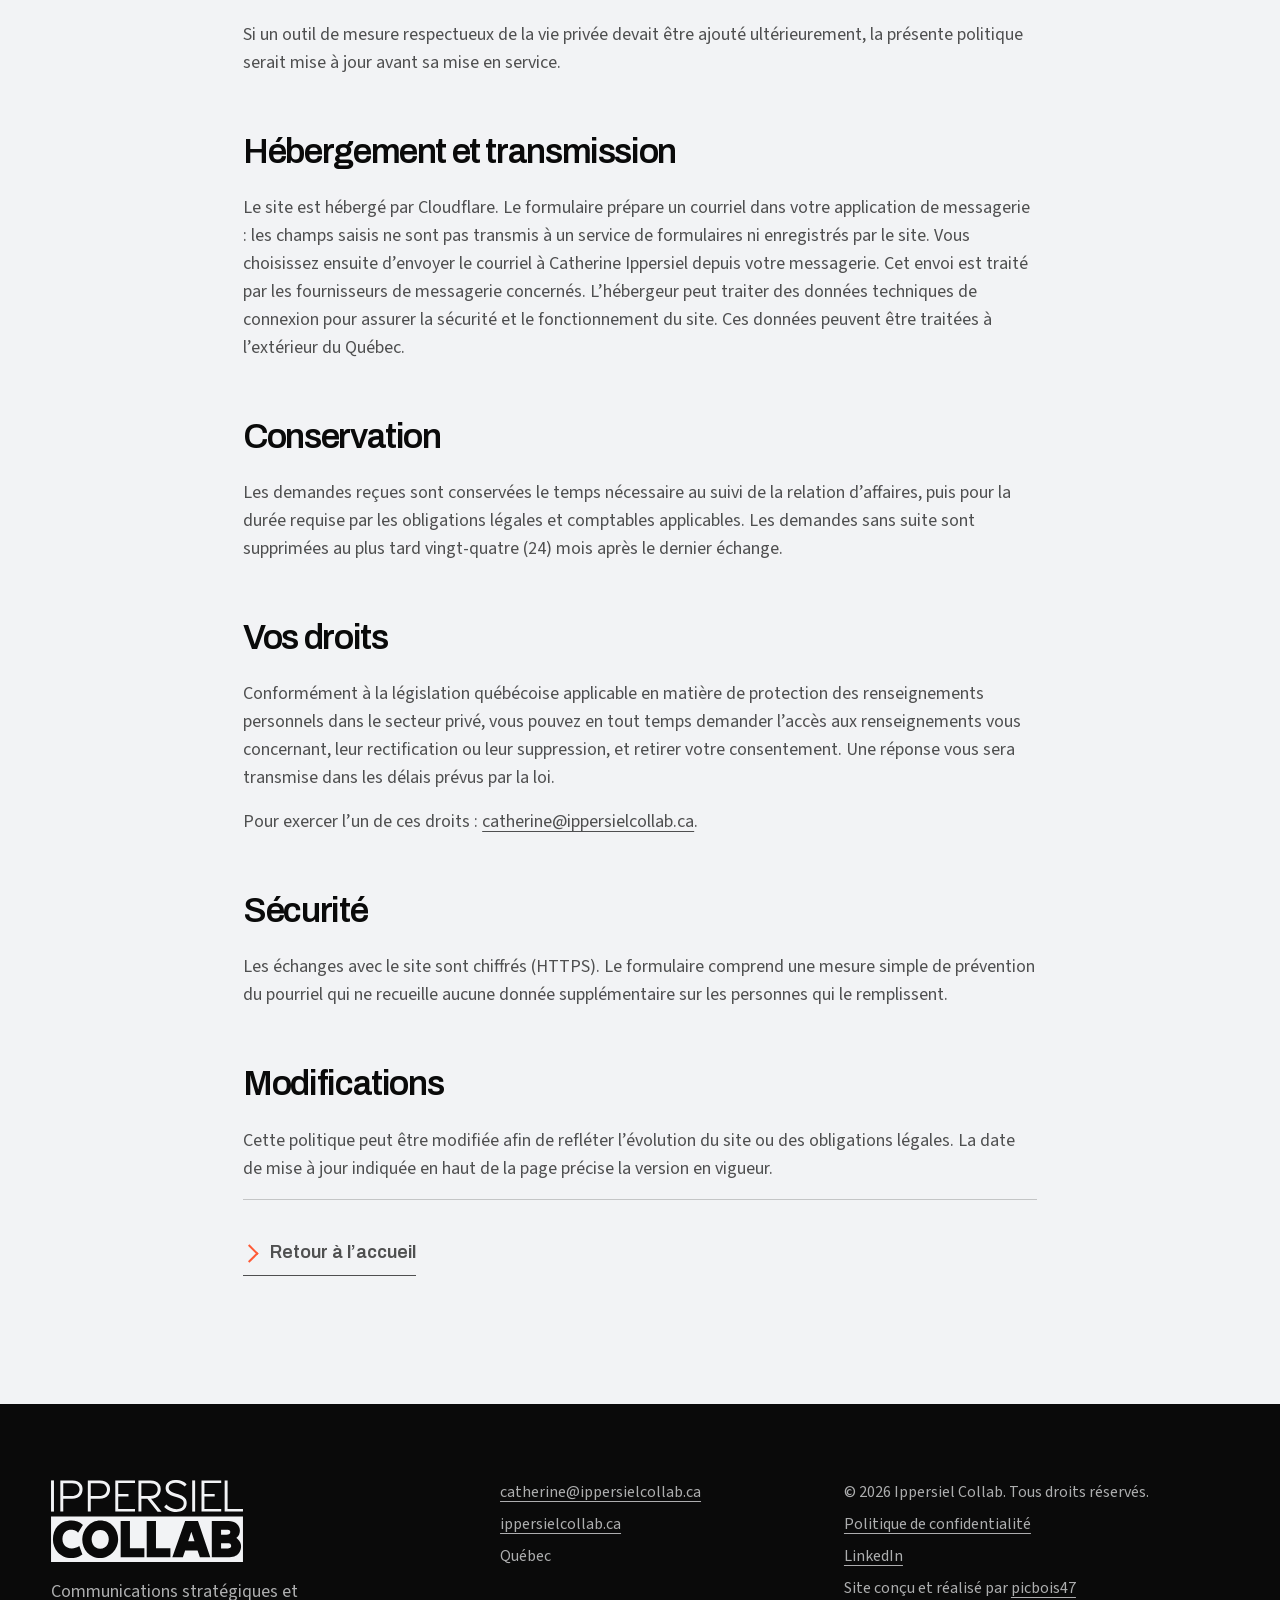
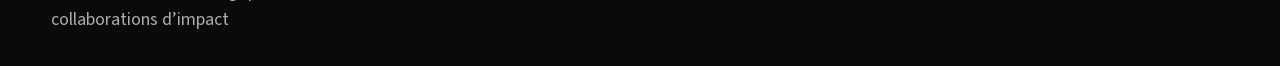
<file: site/politique-confidentialite.html>
<!doctype html>
<html lang="fr-CA">
<head>
  <meta charset="utf-8">
  <meta name="viewport" content="width=device-width, initial-scale=1">
  <title>Politique de confidentialité | Ippersiel Collab</title>
  <meta name="description" content="Politique de confidentialité du site Ippersiel Collab.">
  <meta name="theme-color" content="#f2f3f5">
  <link rel="canonical" href="https://ippersielcollab.ca/politique-confidentialite.html">
  <link rel="icon" href="assets/logo/favicon.svg" type="image/svg+xml">
  <link rel="apple-touch-icon" href="assets/logo/apple-touch-icon.png">
  <link rel="preload" href="assets/fonts/archivo-variable-latin.woff2" as="font" type="font/woff2" crossorigin>
  <link rel="preload" href="assets/fonts/source-sans-3-variable-latin.woff2" as="font" type="font/woff2" crossorigin>
  <link rel="stylesheet" href="css/site.css">
</head>
<body class="terrain-clair">
  <a class="lien-evitement" href="#contenu">Aller au contenu principal</a>
  <header class="entete est-defile" id="entete" data-theme="clair">
    <div class="entete__barre">
      <a class="entete__logo" href="index.html" aria-label="Ippersiel Collab — retour à l’accueil"><img src="assets/logo/ippersiel-collab-noir.svg" width="324" height="138" alt="Ippersiel Collab"></a>
      <a class="lien-action entete__cta" href="index.html#contact">Démarrons la conversation</a>
    </div>
  </header>

  <main id="contenu" class="section page-legale terrain-clair">
    <div class="conteneur">
      <p class="repere">Renseignements personnels</p>
      <h1>Politique de confidentialité</h1>
      <p class="page-legale__date">Dernière mise à jour&nbsp;: 21 septembre 2026 — Ippersiel Collab, Québec (Canada)</p>
      <p>Ippersiel Collab accorde de l’importance à la protection des renseignements personnels. Cette politique décrit précisément les renseignements recueillis sur le site <a href="https://ippersielcollab.ca/">ippersielcollab.ca</a>, les raisons de cette collecte, la façon dont ils sont conservés et les droits des personnes concernées.</p>

      <h2>Responsable de la protection des renseignements personnels</h2>
      <p>Catherine Ippersiel agit à titre de responsable de la protection des renseignements personnels pour Ippersiel Collab. Toute question, demande d’accès, de rectification ou de retrait peut être adressée à <a href="mailto:catherine@ippersielcollab.ca">catherine@ippersielcollab.ca</a>.</p>

      <h2>Renseignements recueillis</h2>
      <p>Le site recueille uniquement les renseignements que vous choisissez de transmettre au moyen du formulaire de contact&nbsp;:</p>
      <ul>
        <li>votre nom;</li>
        <li>le nom de votre organisation, si vous l’inscrivez (champ facultatif);</li>
        <li>votre adresse courriel;</li>
        <li>la description de votre projet.</li>
      </ul>
      <p>Aucun autre renseignement n’est demandé. Le site ne comporte ni espace client, ni création de compte, ni transaction financière.</p>

      <h2>Utilisation des renseignements</h2>
      <p>Les renseignements transmis servent exclusivement au suivi de votre demande&nbsp;: vous répondre, préciser le besoin et, s’il y a lieu, préparer une proposition d’accompagnement. Ils ne sont ni vendus, ni loués, ni échangés, et ne servent à aucun envoi promotionnel non sollicité.</p>

      <h2>Témoins et outils de mesure</h2>
      <p>Le site ne dépose aucun témoin («&nbsp;cookie&nbsp;») publicitaire ou de suivi. Aucun outil de mesure d’audience n’est installé à ce jour. Les polices de caractères sont hébergées directement sur le site&nbsp;: leur affichage n’entraîne donc aucune requête vers un service externe.</p>
      <p>Si un outil de mesure respectueux de la vie privée devait être ajouté ultérieurement, la présente politique serait mise à jour avant sa mise en service.</p>

      <h2>Hébergement et transmission</h2>
      <p>Le site est hébergé par Cloudflare. Le formulaire prépare un courriel dans votre application de messagerie : les champs saisis ne sont pas transmis à un service de formulaires ni enregistrés par le site. Vous choisissez ensuite d’envoyer le courriel à Catherine Ippersiel depuis votre messagerie. Cet envoi est traité par les fournisseurs de messagerie concernés. L’hébergeur peut traiter des données techniques de connexion pour assurer la sécurité et le fonctionnement du site. Ces données peuvent être traitées à l’extérieur du Québec.</p>

      <h2>Conservation</h2>
      <p>Les demandes reçues sont conservées le temps nécessaire au suivi de la relation d’affaires, puis pour la durée requise par les obligations légales et comptables applicables. Les demandes sans suite sont supprimées au plus tard vingt-quatre (24) mois après le dernier échange.</p>

      <h2>Vos droits</h2>
      <p>Conformément à la législation québécoise applicable en matière de protection des renseignements personnels dans le secteur privé, vous pouvez en tout temps demander l’accès aux renseignements vous concernant, leur rectification ou leur suppression, et retirer votre consentement. Une réponse vous sera transmise dans les délais prévus par la loi.</p>
      <p>Pour exercer l’un de ces droits&nbsp;: <a href="mailto:catherine@ippersielcollab.ca">catherine@ippersielcollab.ca</a>.</p>

      <h2>Sécurité</h2>
      <p>Les échanges avec le site sont chiffrés (HTTPS). Le formulaire comprend une mesure simple de prévention du pourriel qui ne recueille aucune donnée supplémentaire sur les personnes qui le remplissent.</p>

      <h2>Modifications</h2>
      <p>Cette politique peut être modifiée afin de refléter l’évolution du site ou des obligations légales. La date de mise à jour indiquée en haut de la page précise la version en vigueur.</p>
      <p class="page-legale__retour"><a class="lien-action" href="index.html">Retour à l’accueil</a></p>
    </div>
  </main>

  <footer class="pied terrain-sombre">
    <div class="conteneur pied__grille">
      <div class="pied__marque"><img src="assets/logo/ippersiel-collab-blanc.svg" width="324" height="138" alt="Ippersiel Collab"><p>Communications stratégiques et collaborations d’impact</p></div>
      <div class="pied__contact"><a href="mailto:catherine@ippersielcollab.ca">catherine@ippersielcollab.ca</a><a href="https://ippersielcollab.ca/">ippersielcollab.ca</a><span>Québec</span></div>
      <div class="pied__legal"><span>© 2026 Ippersiel Collab. Tous droits réservés.</span><a href="politique-confidentialite.html" aria-current="page">Politique de confidentialité</a><a href="https://ca.linkedin.com/in/catherine-ippersiel-5a74a2173" target="_blank" rel="noopener">LinkedIn</a><span>Site conçu et réalisé par <a href="https://www.picbois47.ca/" target="_blank" rel="noopener">picbois47</a></span></div>
    </div>
  </footer>
</body>
</html>
</file>
<file: site-ancien-backup/css/site.css>
/* =========================================================================
   IPPERSIEL COLLAB — feuille de styles principale
   Organisation : 1 polices · 2 jetons · 3 base · 4 utilitaires · 5 composants
   6 en-tête · 7 sections · 8 formulaire · 9 pied · 10 animations · 11 impression
   ========================================================================= */

/* ---------- 1. POLICES (hébergées localement, aucun appel externe) ------- */
@font-face {
  font-family: 'Archivo';
  src: url('../assets/fonts/archivo-variable-latin.woff2') format('woff2-variations');
  font-weight: 100 900; font-style: normal; font-display: swap;
  unicode-range: U+0000-00FF, U+0131, U+0152-0153, U+2000-206F, U+20AC, U+2122, U+2212;
}
@font-face {
  font-family: 'Source Sans 3';
  src: url('../assets/fonts/source-sans-3-variable-latin.woff2') format('woff2-variations');
  font-weight: 200 900; font-style: normal; font-display: swap;
  unicode-range: U+0000-00FF, U+0131, U+0152-0153, U+2000-206F, U+20AC, U+2122, U+2212;
}
@font-face {
  font-family: 'Source Sans 3';
  src: url('../assets/fonts/source-sans-3-variable-latin-italic.woff2') format('woff2-variations');
  font-weight: 200 900; font-style: italic; font-display: swap;
  unicode-range: U+0000-00FF, U+0131, U+0152-0153, U+2000-206F, U+20AC, U+2122, U+2212;
}

/* ---------- 2. JETONS ---------------------------------------------------- */
:root {
  /* palette de marque */
  --carbone:  #0A0A0A;
  --mineral:  #F2F3F5;
  --sarcelle: #00A7A0;
  --orange:   #FF5A36;
  /* variante foncée du sarcelle, réservée au petit texte sur fond clair
     afin d'atteindre le contraste WCAG AA (4,9:1) */
  --sarcelle-profond: #00706C;

  /* Couleur vive de l'identité : appels à l'action, mot « avancer »,
     chiffre 10 000+, repères de navigation. Une seule ligne suffit pour
     basculer tout le site du orange au sarcelle. */
  --accent-vif: var(--orange);

  /* Couleur des boutons d'action pleins. Distincte de l'accent éditorial :
     le orange souligne les mots, le sarcelle appelle au geste. */
  --action: var(--sarcelle);

  --police-titre: 'Archivo', 'Helvetica Neue', Arial, sans-serif;
  --police-texte: 'Source Sans 3', -apple-system, BlinkMacSystemFont, 'Segoe UI', Arial, sans-serif;

  --largeur-max: 90rem;                        /* 1440 px */
  --marge-laterale: clamp(1.25rem, 5vw, 5rem);
  --espace-section: clamp(4.5rem, 10vw, 10rem);
  --h-entete: 4.75rem;

  --transition: cubic-bezier(.22, .61, .36, 1);
  --lent: cubic-bezier(.16, 1, .3, 1);

  /* valeurs par défaut (fond carbone) */
  --fond: var(--carbone);
  --encre: var(--mineral);
  --encre-douce: rgba(242, 243, 245, .68);
  --trait: rgba(242, 243, 245, .16);
  --trait-fort: rgba(242, 243, 245, .34);
  --accent: var(--accent-vif);
  --focus: var(--accent-vif);
  --survol-fond: rgba(242, 243, 245, .04);
}

/* --- terrains : chaque section pose son propre contraste --- */
.sur-carbone {
  --fond: var(--carbone); --encre: var(--mineral);
  --encre-douce: rgba(242, 243, 245, .68);
  --trait: rgba(242, 243, 245, .16); --trait-fort: rgba(242, 243, 245, .34);
  --accent: var(--sarcelle); --focus: var(--accent-vif);
  --survol-fond: rgba(242, 243, 245, .04);
}
.sur-mineral {
  --fond: var(--mineral); --encre: var(--carbone);
  --encre-douce: rgba(10, 10, 10, .72);
  --trait: rgba(10, 10, 10, .14); --trait-fort: rgba(10, 10, 10, .32);
  --accent: var(--sarcelle-profond); --focus: var(--sarcelle-profond);
  --survol-fond: rgba(10, 10, 10, .035);
}
.sur-sarcelle {
  --fond: var(--sarcelle); --encre: var(--carbone);
  --encre-douce: rgba(10, 10, 10, .78);
  --trait: rgba(10, 10, 10, .22); --trait-fort: rgba(10, 10, 10, .45);
  --accent: var(--carbone); --focus: var(--carbone);
  --survol-fond: rgba(10, 10, 10, .06);
}

/* ---------- 3. BASE ------------------------------------------------------ */
*, *::before, *::after { box-sizing: border-box; }

html {
  scroll-behavior: smooth;
  scroll-padding-top: calc(var(--h-entete) + 1.5rem);
  -webkit-text-size-adjust: 100%;
}
@media (prefers-reduced-motion: reduce) { html { scroll-behavior: auto; } }

body {
  margin: 0;
  background: var(--carbone);
  color: var(--mineral);
  font-family: var(--police-texte);
  font-size: 1.125rem;          /* 18 px */
  line-height: 1.62;
  font-weight: 400;
  -webkit-font-smoothing: antialiased;
  overflow-x: hidden;
}
@media (max-width: 47.9375rem) { body { font-size: 1.0625rem; } }

img, picture, svg { display: block; max-width: 100%; }
img { height: auto; }

h1, h2, h3 { font-family: var(--police-titre); font-weight: 650; margin: 0; }
p { margin: 0; }
ul, ol, dl, dd { margin: 0; padding: 0; }
li { list-style: none; }

a { color: inherit; text-decoration-color: color-mix(in srgb, currentColor 40%, transparent); text-underline-offset: .22em; }
a:hover { text-decoration-color: currentColor; }

button { font: inherit; color: inherit; }

::selection { background: var(--accent-vif); color: var(--carbone); }

:focus-visible {
  outline: 2px solid var(--focus);
  outline-offset: 3px;
  border-radius: 1px;
}

/* ---------- 4. UTILITAIRES ---------------------------------------------- */
.conteneur {
  width: 100%;
  max-width: var(--largeur-max);
  margin-inline: auto;
  padding-inline: var(--marge-laterale);
}

.section {
  position: relative;
  background: var(--fond);
  color: var(--encre);
  padding-block: var(--espace-section);
}

.vh {
  position: absolute; width: 1px; height: 1px;
  margin: -1px; padding: 0; overflow: hidden;
  clip: rect(0 0 0 0); clip-path: inset(50%); white-space: nowrap;
}

.lien-evitement {
  position: fixed; top: .75rem; left: .75rem; z-index: 200;
  transform: translateY(-160%);
  background: var(--accent-vif); color: var(--carbone);
  padding: .75rem 1.25rem; font-weight: 600; text-decoration: none;
  transition: transform .2s var(--transition);
}
.lien-evitement:focus { transform: none; }

/* repères de section */
.repere {
  display: flex; align-items: baseline; gap: .85rem;
  font-family: var(--police-titre); font-weight: 600;
  text-transform: uppercase;
  color: var(--encre-douce);
  margin-bottom: clamp(1.5rem, 3vw, 2.75rem);
}
.repere__num { color: var(--accent); font-variant-numeric: tabular-nums; letter-spacing: .1em; }
.repere::after {
  content: ""; flex: 1 1 auto; height: 1px;
  background: var(--trait); transform-origin: left;
  max-width: 8rem;
}

.titre-section {
  font-size: clamp(2.05rem, 5.1vw, 4.9rem);
  line-height: 1.02;
  letter-spacing: -.032em;
  font-weight: 650;
  margin-bottom: clamp(2rem, 4vw, 3.5rem);
  text-wrap: balance;
}
.titre-section--moyen { font-size: clamp(1.9rem, 4.2vw, 3.9rem); }

.texte-avant {
  font-size: clamp(1.2rem, 1.9vw, 1.5rem);
  line-height: 1.45;
  font-weight: 400;
}

/* ---------- SÉCURITÉ DES GRILLES ----------------------------------------
   Une colonne « auto » se dimensionne sur son contenu et peut déborder du
   conteneur sur petit écran. On impose donc une colonne unique bornée à
   zéro tant que la version large n'a pas pris le relais.                    */
.positionnement__corps,
.chapitre__grille,
.formes__grille,
.preuve__grille,
.projet__corps,
.projet__fiche > div,
.mouvements,
.apropos__grille,
.contact__grille,
.coordonnees li,
.pied__haut {
  grid-template-columns: minmax(0, 1fr);
}

/* ---------- 5. BOUTONS ET LIENS ----------------------------------------- */
.bouton {
  --fond-bouton: var(--action);
  --encre-bouton: var(--carbone);
  position: relative;
  display: inline-flex; align-items: center; justify-content: center; gap: .6rem;
  min-height: 3rem;
  padding: .9rem 1.6rem;
  background: var(--fond-bouton);
  color: var(--encre-bouton);
  font-family: var(--police-titre);
  font-size: 1rem; font-weight: 600; letter-spacing: -.005em;
  text-decoration: none;
  border: 1px solid var(--fond-bouton);
  border-radius: 2px;
  cursor: pointer;
  transition: transform .25s var(--transition), background-color .25s var(--transition), color .25s var(--transition);
}
.bouton::after {
  content: "";
  width: .55rem; height: .55rem;
  border-right: 1.5px solid currentColor; border-top: 1.5px solid currentColor;
  transform: rotate(45deg) translateX(-.1em);
  transition: transform .25s var(--transition);
}
.bouton:hover { transform: translateY(-2px); }
.bouton:hover::after { transform: rotate(45deg) translateX(.15em); }
.bouton:active { transform: translateY(0); }

.bouton--large { min-height: 3.5rem; padding: 1.05rem 2rem; font-size: 1.0625rem; }
.bouton--compact { min-height: 2.6rem; padding: .55rem 1.1rem; font-size: .9375rem; }
.bouton--noir { --fond-bouton: var(--carbone); --encre-bouton: var(--mineral); }
.bouton--contour {
  --fond-bouton: transparent; --encre-bouton: var(--encre);
  border-color: var(--trait-fort);
}
.bouton--contour:hover { border-color: var(--encre); }

.lien-fleche {
  display: inline-flex; align-items: center; gap: .5rem;
  font-family: var(--police-titre); font-weight: 600;
  color: var(--accent); text-decoration: none;
  border-bottom: 1px solid color-mix(in srgb, currentColor 45%, transparent);
  padding-bottom: .15rem;
  transition: border-color .2s var(--transition);
}
.lien-fleche:hover { border-color: currentColor; }

/* ---------- 6. EN-TÊTE FIXE --------------------------------------------- */
.entete {
  position: fixed; inset: 0 0 auto 0; z-index: 100;
  color: var(--mineral);
  transition: background-color .35s var(--transition), border-color .35s var(--transition);
  border-bottom: 1px solid transparent;
}
.entete[data-etat="defile"] {
  background: rgba(10, 10, 10, .88);
  border-bottom-color: rgba(242, 243, 245, .14);
  backdrop-filter: blur(14px) saturate(140%);
  -webkit-backdrop-filter: blur(14px) saturate(140%);
}
.entete__barre {
  max-width: var(--largeur-max); margin-inline: auto;
  padding-inline: var(--marge-laterale);
  min-height: var(--h-entete);
  display: flex; align-items: center; justify-content: space-between; gap: 2rem;
}
.entete__logo { display: block; padding: .5rem 0; text-decoration: none; }
.logo { width: clamp(8.25rem, 12vw, 10.5rem); height: auto; color: var(--mineral); }
.entete__logo:hover .logo { color: var(--accent-vif); }
.logo { transition: color .3s var(--transition); }

.entete__nav { display: none; align-items: center; gap: clamp(1.5rem, 3vw, 2.75rem); }
@media (min-width: 62rem) { .entete__nav { display: flex; } }

.menu { display: flex; align-items: center; gap: clamp(1.25rem, 2.4vw, 2.25rem); }
.menu a {
  position: relative;
  font-family: var(--police-titre); font-size: .9375rem; font-weight: 500;
  letter-spacing: .005em; text-decoration: none;
  padding: .4rem 0; display: block;
  color: rgba(242, 243, 245, .78);
  transition: color .25s var(--transition);
}
.menu a::after {
  content: ""; position: absolute; left: 0; bottom: 0;
  width: 100%; height: 1.5px; background: var(--accent-vif);
  transform: scaleX(0); transform-origin: left;
  transition: transform .3s var(--transition);
}
.menu a:hover { color: var(--mineral); }
.menu a:hover::after, .menu a[aria-current="true"]::after { transform: scaleX(1); }
.menu a[aria-current="true"] { color: var(--mineral); }

.entete__progression { height: 2px; background: transparent; }
.entete__progression span {
  display: block; height: 100%; width: 0%;
  background: var(--accent-vif); transform-origin: left;
  transition: width .12s linear;
}

/* bascule mobile */
.bascule-menu {
  display: inline-flex; align-items: center; gap: .6rem;
  background: none; border: 0; padding: .75rem .25rem; cursor: pointer;
  font-family: var(--police-titre); font-size: .875rem; font-weight: 600;
  text-transform: uppercase; color: var(--mineral);
  min-height: 2.75rem;
}
@media (min-width: 62rem) { .bascule-menu { display: none; } }
.bascule-menu__traits { display: block; width: 1.5rem; height: .75rem; position: relative; }
.bascule-menu__traits span {
  position: absolute; left: 0; width: 100%; height: 1.5px; background: currentColor;
  transition: transform .3s var(--transition), opacity .2s linear;
}
.bascule-menu__traits span:first-child { top: .0625rem; }
.bascule-menu__traits span:last-child  { bottom: .0625rem; }
.bascule-menu[aria-expanded="true"] .bascule-menu__traits span:first-child { transform: translateY(.3125rem) rotate(45deg); }
.bascule-menu[aria-expanded="true"] .bascule-menu__traits span:last-child  { transform: translateY(-.3125rem) rotate(-45deg); }

.menu-mobile {
  position: fixed; inset: 0; z-index: 90;
  background: var(--carbone); color: var(--mineral);
  padding: calc(var(--h-entete) + 2.5rem) var(--marge-laterale) 3rem;
  display: flex; flex-direction: column; justify-content: center;
  opacity: 0; transition: opacity .3s var(--transition);
}
.menu-mobile[hidden] { display: none; }
.menu-mobile.est-ouvert { opacity: 1; }
.menu-mobile ul { display: flex; flex-direction: column; gap: .25rem; margin-bottom: 2.5rem; }
.menu-mobile li { border-top: 1px solid rgba(242, 243, 245, .14); }
.menu-mobile li:last-child { border-bottom: 1px solid rgba(242, 243, 245, .14); }
.menu-mobile ul a {
  display: flex; align-items: baseline; gap: 1rem;
  padding: 1.1rem 0; text-decoration: none;
  font-family: var(--police-titre); font-size: clamp(1.75rem, 8vw, 2.5rem);
  font-weight: 600; letter-spacing: -.02em;
}
.menu-mobile__num { color: var(--sarcelle); }
.menu-mobile__cta { width: 100%; }
.menu-mobile__courriel { margin-top: 2rem; }
.menu-mobile__courriel a {
  font-family: var(--police-texte); font-size: 1.0625rem; font-weight: 400;
  color: rgba(242, 243, 245, .68); overflow-wrap: anywhere;
}
.menu-mobile__courriel a:hover { color: var(--mineral); }

/* ---------- 7. SECTION 01 · ACCUEIL ------------------------------------- */
.hero {
  position: relative;
  min-height: 100svh;
  background: var(--carbone); color: var(--mineral);
  padding-top: calc(var(--h-entete) + clamp(.75rem, 2.5vh, 2.5rem));
  padding-bottom: 0;
  display: flex; flex-direction: column;
  overflow: hidden;
}
/* grille éditoriale discrète */
.hero::before {
  content: ""; position: absolute; inset: 0; z-index: 0; pointer-events: none;
  max-width: var(--largeur-max); margin-inline: auto;
  padding-inline: var(--marge-laterale);
  background:
    linear-gradient(to right, var(--trait) 1px, transparent 1px) 0 0 / 25% 100%;
  -webkit-mask-image: linear-gradient(to bottom, transparent, #000 18%, #000 82%, transparent);
          mask-image: linear-gradient(to bottom, transparent, #000 18%, #000 82%, transparent);
  opacity: .55;
}
@media (max-width: 47.9375rem) { .hero::before { display: none; } }

.hero__grille {
  position: relative; z-index: 2;
  flex: 1 1 auto;
  width: 100%; max-width: var(--largeur-max); margin-inline: auto;
  padding-inline: var(--marge-laterale);
  display: flex; flex-direction: column; justify-content: center;
}
.hero__texte { max-width: 54rem; }

.surtitre {
  display: flex; align-items: center; gap: 1rem;
  font-family: var(--police-titre); font-weight: 600;
  text-transform: uppercase;
  color: rgba(242, 243, 245, .82);
  margin-bottom: clamp(1rem, 3vh, 2.25rem);
}
.surtitre__trait { display: block; width: clamp(2rem, 5vw, 4rem); height: 2px; background: var(--sarcelle); }

.titre-hero {
  /* premier écran entièrement typographique : le titre prend toute la
     largeur disponible, à toutes les tailles d'écran */
  font-size: clamp(2.05rem, 9.2vw, 4.5rem);
  line-height: .96;
  letter-spacing: -.038em;
  font-weight: 700;
  margin: 0 0 clamp(1.25rem, 3.5vh, 2.75rem);
}
.titre-hero .ligne { display: block; overflow: hidden; padding-bottom: .06em; }
.titre-hero .ligne__mot { display: block; will-change: transform; }

.mot-avancer { position: relative; font-style: normal; color: var(--accent-vif); display: inline-block; }
.mot-avancer__trait {
  position: absolute; left: 0; right: 0; bottom: .04em; height: .075em;
  background: var(--accent-vif); transform: scaleX(0); transform-origin: left;
}

.hero__intro {
  max-width: 40rem;
  font-size: clamp(1.125rem, 1.55vw, 1.375rem);
  line-height: 1.55;
  color: rgba(242, 243, 245, .82);
  margin-bottom: clamp(1.5rem, 3.5vh, 2.75rem);
}


.hero__pied {
  position: relative; z-index: 2;
  width: 100%; max-width: var(--largeur-max); margin-inline: auto;
  padding: 1rem var(--marge-laterale);
  border-top: 1px solid var(--trait);
  display: flex; align-items: center; justify-content: flex-end; gap: 1rem;
  font-family: var(--police-titre); font-weight: 500; text-transform: uppercase;
  color: rgba(242, 243, 245, .6);
}
.hero__descendre { display: inline-flex; align-items: center; gap: .75rem; text-decoration: none; }
.hero__descendre svg { width: .75rem; height: 1.6rem; }
.hero__descendre:hover { color: var(--mineral); }
.hero__descendre svg path { animation: fleche-bas 2.4s var(--transition) infinite; }
@keyframes fleche-bas { 0%, 100% { transform: translateY(0); opacity: .7; } 50% { transform: translateY(3px); opacity: 1; } }

@media (min-width: 62rem) {
  .hero__grille { display: block; position: static; padding-block: clamp(2rem, 5vw, 4rem); }
  .titre-hero { font-size: clamp(3.25rem, 8vw, 7.5rem); }
  .hero__texte {
    position: relative; z-index: 2; max-width: none;
    padding-block: clamp(.5rem, 2vh, 2rem);
    /* l'introduction et l'appel à l'action se partagent la rangée du bas :
       le titre garde ainsi toute la hauteur qu'il mérite */
    display: grid; grid-template-columns: minmax(0, 1fr) auto;
    align-items: end; column-gap: clamp(2rem, 5vw, 5rem);
  }
  .surtitre, .titre-hero { grid-column: 1 / -1; }
  .hero__intro { margin-bottom: 0; max-width: 46rem; }
  .hero__actions { justify-self: end; }
}

/* ---------- SECTION 02 · POSITIONNEMENT --------------------------------- */
.positionnement__corps {
  display: grid; gap: clamp(2.5rem, 5vw, 4.5rem);
  align-items: start;
}
@media (min-width: 62rem) {
  .positionnement__corps { grid-template-columns: minmax(0, 1.05fr) minmax(0, .95fr); gap: clamp(3rem, 7vw, 7rem); }
}
.positionnement__texte { display: grid; gap: 1.25rem; max-width: 38rem; color: var(--encre-douce); }
.positionnement__texte .texte-avant { color: var(--encre); }

.alignement { display: grid; gap: 0; border-top: 1px solid var(--trait); overflow: hidden; }
.alignement li {
  display: flex; align-items: center; gap: clamp(1rem, 2vw, 1.75rem);
  padding: clamp(.9rem, 1.8vw, 1.35rem) 0;
  border-bottom: 1px solid var(--trait);
  font-family: var(--police-titre);
  font-size: clamp(1.25rem, 2.4vw, 1.9rem);
  font-weight: 600; letter-spacing: -.02em; line-height: 1.15;
}
.alignement__puce {
  flex: none; width: clamp(1.75rem, 4vw, 3.25rem); height: 2px;
  background: var(--accent);
  transform-origin: left;
}

/* ---------- SECTION 03 · EXPERTISE -------------------------------------- */
.entete-section { max-width: 48rem; }
.entete-section__intro {
  font-size: clamp(1.125rem, 1.6vw, 1.375rem);
  line-height: 1.5;
  color: var(--encre-douce);
  max-width: 44rem;
  margin-top: clamp(-1rem, -1.5vw, -.5rem);
}
.expertise .entete-section { margin-bottom: clamp(2.5rem, 5vw, 4.5rem); }

.chapitres { border-top: 1px solid var(--trait); }
.chapitre {
  --accent-chapitre: var(--sarcelle);
  border-bottom: 1px solid var(--trait);
  transition: background-color .4s var(--transition);
}
.chapitre--mineral { --accent-chapitre: var(--mineral); }
.chapitre--vif     { --accent-chapitre: var(--accent-vif); }
.chapitre:hover { background: var(--survol-fond); }

.chapitre__grille {
  display: grid; gap: clamp(1rem, 2.5vw, 2rem);
  padding-block: clamp(2.25rem, 4.5vw, 3.75rem);
  align-items: start;
}
@media (min-width: 62rem) {
  .chapitre__grille {
    grid-template-columns: clamp(6rem, 9vw, 9.5rem) minmax(0, 1fr) minmax(0, 1fr);
    gap: clamp(2rem, 4vw, 4rem);
  }
}

.chapitre__num {
  font-family: var(--police-titre);
  font-size: clamp(2.5rem, 5.5vw, 4.75rem);
  font-weight: 700; line-height: .8; letter-spacing: -.04em;
  color: transparent;
  -webkit-text-stroke: 1.5px color-mix(in srgb, var(--encre) 42%, transparent);
  transition: color .45s var(--transition), -webkit-text-stroke-color .45s var(--transition);
}
/* sans souris, la couleur de repère doit être lisible d'emblée */
@media (hover: none) {
  .chapitre__num { color: var(--accent-chapitre); -webkit-text-stroke-color: var(--accent-chapitre); }
}
.chapitre:hover .chapitre__num {
  color: var(--accent-chapitre);
  -webkit-text-stroke-color: var(--accent-chapitre);
}

.chapitre__titre {
  font-size: clamp(1.5rem, 2.7vw, 2.4rem);
  line-height: 1.08; letter-spacing: -.024em; font-weight: 650;
  margin-bottom: .85rem;
}
.chapitre__accroche { color: var(--encre-douce); max-width: 32rem; }

.chapitre__liste { display: grid; align-content: start; }
.chapitre__liste li {
  position: relative;
  padding: .65rem 0 .65rem 1.5rem;
  border-top: 1px solid var(--trait);
  font-size: 1.0625rem; line-height: 1.4;
  color: var(--encre-douce);
  transition: color .3s var(--transition), transform .3s var(--transition);
}
.chapitre__liste li:last-child { border-bottom: 1px solid var(--trait); }
.chapitre__liste li::before {
  content: ""; position: absolute; left: 0; top: 1.35rem;
  width: .5rem; height: 1px; background: var(--accent-chapitre);
  transition: width .3s var(--transition);
}
.chapitre:hover .chapitre__liste li { color: var(--encre); }
.chapitre:hover .chapitre__liste li::before { width: .85rem; }

/* ---------- SECTION 04 · BESOINS ---------------------------------------- */
/* section 04 : pas de grand titre, le repère annonce et la liste porte le poids */
.repere--titre {
  font-size: clamp(.8125rem, 1.05vw, .9375rem);
  color: var(--encre);
  margin-bottom: clamp(2rem, 4vw, 3.25rem);
}
.repere--titre::after { max-width: 14rem; }

.besoins__liste { border-top: 1px solid var(--trait); margin-top: 0; }
.besoins__liste li {
  display: grid;
  grid-template-columns: clamp(2.5rem, 5vw, 4.5rem) minmax(0, 1fr);
  gap: clamp(.75rem, 2vw, 2rem);
  align-items: baseline;
  padding-block: clamp(1.1rem, 2.4vw, 1.9rem);
  border-bottom: 1px solid var(--trait);
  transition: background-color .35s var(--transition);
}
.besoins__num {
  font-family: var(--police-titre); font-weight: 600;
  color: var(--encre-douce);
  transition: color .35s var(--transition);
}
@media (hover: hover) { .besoins__liste li:hover .besoins__num { color: var(--accent); } }
.besoins__texte {
  font-family: var(--police-titre);
  font-size: clamp(1.3rem, 2.9vw, 2.4rem);
  font-weight: 500; letter-spacing: -.024em; line-height: 1.16;
  display: block;
  transition: transform .4s var(--lent);
}
@media (hover: hover) {
  .besoins__liste li:hover { background: var(--survol-fond); }
  .besoins__liste li:hover .besoins__texte { transform: translateX(.6rem); }
}

/* ---------- SECTION 05 · FORMES D'ACCOMPAGNEMENT ------------------------ */
.formes__axe { height: 1px; background: var(--trait); margin-bottom: clamp(2rem, 4vw, 3rem); overflow: hidden; }
.formes__axe span { display: block; height: 100%; background: var(--carbone); transform: scaleX(0); transform-origin: left; }

.formes__grille { display: grid; gap: clamp(2rem, 4vw, 3.5rem); }
@media (min-width: 48rem) { .formes__grille { grid-template-columns: repeat(3, minmax(0, 1fr)); } }

.forme { position: relative; }
@media (min-width: 48rem) {
  .forme::before {
    content: ""; position: absolute; left: 0;
    top: calc(-1 * clamp(2rem, 4vw, 3rem)); height: clamp(2rem, 4vw, 3rem);
    width: 1px; background: var(--trait);
  }
}
.forme h3 {
  font-size: clamp(1.35rem, 2.3vw, 1.85rem);
  letter-spacing: -.02em; line-height: 1.12; margin-bottom: .7rem;
}
.forme p { color: var(--encre-douce); max-width: 26rem; }
.forme__jauge { display: flex; gap: .35rem; margin-bottom: 1.25rem; }
.forme__jauge i { display: block; width: 2.25rem; height: 4px; background: rgba(10, 10, 10, .22); }
.forme__jauge i:first-child { background: var(--carbone); }
.forme__jauge--2 i:nth-child(-n+2) { background: var(--carbone); }
.forme__jauge--3 i { background: var(--carbone); }

.formes__mention {
  grid-column: 1 / -1;
  justify-self: center;
  width: 100%;
  max-width: 52rem;
  margin-top: clamp(1.5rem, 3vw, 2.5rem);
  padding: clamp(1.25rem, 2.5vw, 1.85rem) clamp(1.25rem, 2.5vw, 2.25rem);
  border: 1px solid var(--trait-fort);
  font-size: 1.0625rem; color: var(--encre-douce);
  text-align: left;
}

/* ---------- SECTION 06 · RÉALISATION ------------------------------------ */
.preuve {
  margin-block: clamp(2.5rem, 5vw, 4.5rem);
  border-top: 1px solid var(--trait);
  border-bottom: 1px solid var(--trait);
  padding-block: clamp(2rem, 4vw, 3.5rem);
}
.preuve__grille { display: grid; gap: clamp(1rem, 3vw, 2.5rem); align-items: end; }
@media (min-width: 62rem) {
  .preuve__grille { grid-template-columns: auto minmax(0, 1fr); gap: clamp(2rem, 5vw, 5rem); }
}
.preuve__chiffre {
  display: flex; align-items: flex-start;
  font-family: var(--police-titre);
  font-size: clamp(4.5rem, 19vw, 17rem);
  font-weight: 700; line-height: .78; letter-spacing: -.05em;
  color: var(--accent-vif);
  font-variant-numeric: tabular-nums;
}
.preuve__plus { font-size: .42em; line-height: 1; margin-left: .06em; }
.preuve__legende {
  font-size: clamp(1.0625rem, 1.5vw, 1.3rem);
  line-height: 1.45; color: var(--encre-douce);
  max-width: 26rem; padding-bottom: .5rem;
}

.projet { padding-top: clamp(1rem, 2vw, 2rem); }
.projet__entete { margin-bottom: clamp(1.75rem, 3.5vw, 2.75rem); }
.projet__nom {
  font-size: clamp(1.75rem, 3.4vw, 3rem);
  letter-spacing: -.028em; line-height: 1.05; margin-bottom: .5rem;
}
.projet__accroche {
  font-family: var(--police-titre); font-weight: 500;
  font-size: clamp(1.1rem, 1.9vw, 1.5rem);
  color: var(--sarcelle); letter-spacing: -.01em;
}
.projet__corps { display: grid; gap: clamp(2rem, 4vw, 3.5rem); align-items: start; }
@media (min-width: 62rem) { .projet__corps { grid-template-columns: minmax(0, 1.1fr) minmax(0, .9fr); gap: clamp(3rem, 6vw, 6rem); } }
.projet__texte { display: grid; gap: 1.1rem; max-width: 38rem; color: var(--encre-douce); }

.projet__fiche { border-top: 1px solid var(--trait); }
.projet__fiche > div {
  display: grid; gap: .3rem;
  padding-block: 1.1rem;
  border-bottom: 1px solid var(--trait);
}
@media (min-width: 30rem) { .projet__fiche > div { grid-template-columns: 10rem minmax(0, 1fr); gap: 1.5rem; align-items: baseline; } }
.projet__fiche dt {
  font-family: var(--police-titre); font-weight: 600;
  text-transform: uppercase; color: var(--accent);
}
.projet__fiche dd { color: var(--encre-douce); font-size: 1.0625rem; }

/* ---------- SECTION 07 · APPROCHE --------------------------------------- */
.mouvements {
  position: relative;
  display: grid; gap: clamp(2rem, 4vw, 3rem);
  padding-top: clamp(1.5rem, 3vw, 2.5rem);
}
@media (min-width: 48rem) {
  .mouvements { grid-template-columns: repeat(3, minmax(0, 1fr)); gap: clamp(2rem, 4vw, 4rem); }
  .mouvements::before {
    content: ""; position: absolute; top: calc(clamp(1.5rem, 3vw, 2.5rem) + .3125rem);
    left: 0; right: 0; height: 1px; background: var(--trait);
  }
}
.mouvement { position: relative; padding-top: 2.25rem; }
.mouvement__noeud {
  position: absolute; top: 0; left: 0;
  width: .6875rem; height: .6875rem; border-radius: 50%;
  background: var(--fond); border: 2px solid var(--accent);
  transform: scale(.4); opacity: 0;
  transition: transform .5s var(--lent), opacity .4s var(--transition);
}
.mouvement.est-visible .mouvement__noeud { transform: scale(1); opacity: 1; }
.mouvement__num {
  font-family: var(--police-titre); font-weight: 600;
  color: var(--accent); margin-bottom: .85rem;
}
.mouvement h3 {
  font-size: clamp(1.35rem, 2.4vw, 1.95rem);
  letter-spacing: -.022em; line-height: 1.1; margin-bottom: .65rem;
}
.mouvement__texte { color: var(--encre-douce); max-width: 24rem; }
.approche__conclusion {
  margin-top: clamp(2.5rem, 5vw, 4rem);
  padding-top: clamp(1.75rem, 3vw, 2.5rem);
  border-top: 1px solid var(--trait);
  max-width: 46rem;
  font-size: clamp(1.0625rem, 1.4vw, 1.25rem);
  color: var(--encre-douce);
}

/* ---------- SECTION 08 · À PROPOS --------------------------------------- */
.apropos { padding-block: 0; overflow: hidden; }
.apropos__grille { display: grid; }
@media (min-width: 62rem) {
  .apropos__grille { grid-template-columns: minmax(0, 42%) minmax(0, 58%); align-items: stretch; }
}
.apropos__portrait { margin: 0; position: relative; width: 100%; overflow: hidden; background: #16181a; }
.apropos__portrait picture { display: block; height: 100%; }
.apropos__portrait img { position: absolute; inset: 0; width: 100%; height: 100%; object-fit: cover; object-position: 50% 16%; }
/* en colonne unique, le portrait prend une proportion verticale : tête complète */
@media (max-width: 61.9375rem) {
  .apropos__portrait { aspect-ratio: 4 / 4.4; }
  .apropos__portrait img { object-position: 50% 10%; }
}
@media (min-width: 62rem) { .apropos__portrait { min-height: 100%; } }
.apropos__texte {
  padding: var(--espace-section) var(--marge-laterale);
  max-width: 46rem;
}
@media (min-width: 62rem) { .apropos__texte { padding-inline: clamp(3rem, 6vw, 6rem) var(--marge-laterale); } }
.apropos__nom {
  font-size: clamp(2rem, 4.4vw, 4rem);
  letter-spacing: -.032em; line-height: 1; margin-bottom: .75rem;
}
.apropos__titre {
  font-family: var(--police-titre); font-weight: 500;
  font-size: clamp(1.0625rem, 1.6vw, 1.3rem);
  color: var(--sarcelle); letter-spacing: -.008em;
  padding-bottom: clamp(1.5rem, 3vw, 2.25rem);
  border-bottom: 1px solid var(--trait);
  margin-bottom: clamp(1.5rem, 3vw, 2.25rem);
}
.apropos__bio { display: grid; gap: 1.15rem; color: var(--encre-douce); }
.apropos__bio .texte-avant { color: var(--encre); }
.apropos__lien { margin-top: clamp(1.75rem, 3vw, 2.5rem); }

/* ---------- SECTION 09 · CONTACT ET FORMULAIRE -------------------------- */
.contact__grille { display: grid; gap: clamp(3rem, 6vw, 5rem); align-items: start; }
@media (min-width: 62rem) {
  .contact__grille { grid-template-columns: minmax(0, 1fr) minmax(0, 1fr); gap: clamp(3rem, 7vw, 7rem); }
}
.contact__texte { max-width: 34rem; color: var(--encre-douce); margin-bottom: clamp(2rem, 4vw, 2.75rem); }

.coordonnees { border-top: 1px solid var(--trait); margin-bottom: clamp(2rem, 4vw, 2.75rem); }
.coordonnees li {
  display: grid; gap: .2rem;
  padding-block: 1rem; border-bottom: 1px solid var(--trait);
}
@media (min-width: 30rem) { .coordonnees li { grid-template-columns: 8rem minmax(0, 1fr); gap: 1.5rem; align-items: baseline; } }
.coordonnees__etiquette {
  font-family: var(--police-titre); font-weight: 600;
  text-transform: uppercase; color: var(--encre-douce);
}
.coordonnees__valeur { font-size: 1.0625rem; word-break: break-word; }
a.coordonnees__valeur { color: var(--accent); font-weight: 600; }

.contact__boutons { display: flex; flex-wrap: wrap; gap: .85rem; }

.formulaire {
  display: grid; gap: clamp(1.25rem, 2.4vw, 1.65rem);
  padding: clamp(1.5rem, 3.5vw, 2.75rem);
  background: var(--carbone); color: var(--mineral);
  --trait: rgba(242, 243, 245, .22);
  --encre-douce: rgba(242, 243, 245, .68);
  --focus: var(--accent-vif);
}
.pot-de-miel { position: absolute; left: -9999px; width: 1px; height: 1px; overflow: hidden; }

.champ { display: grid; gap: .45rem; }
.champ label {
  font-family: var(--police-titre); font-weight: 600;
  text-transform: uppercase;
  display: flex; align-items: baseline; gap: .5rem;
}
.champ__requis { color: var(--accent-vif); }
.champ__facultatif {
  font-size: .6875rem; letter-spacing: .1em; text-transform: uppercase;
  color: var(--encre-douce); font-weight: 500;
}
.champ input, .champ textarea {
  font-family: var(--police-texte); font-size: 1.0625rem; line-height: 1.5;
  color: var(--mineral); background: transparent;
  /* épaisseur constante : la mise au point change la couleur, jamais la hauteur */
  border: 0; border-bottom: 2px solid var(--trait);
  padding: .55rem 0 .6rem; min-height: 2.75rem;
  border-radius: 0; -webkit-appearance: none; appearance: none;
  transition: border-color .25s var(--transition), background-color .25s var(--transition);
  width: 100%;
}
.champ textarea { resize: vertical; min-height: 9.5rem; }
.champ input::placeholder, .champ textarea::placeholder { color: rgba(242, 243, 245, .4); }
.champ input:hover, .champ textarea:hover { border-bottom-color: rgba(242, 243, 245, .45); }
/* mise au point : trait franc, léger halo, aucun cadre rapporté */
.champ input:focus, .champ textarea:focus {
  outline: none;
  border-bottom-color: var(--accent-vif);
  background: color-mix(in srgb, var(--accent-vif) 8%, transparent);
}
.champ--erreur input, .champ--erreur textarea { border-bottom-color: var(--orange); }
.champ__aide { font-size: .9375rem; color: var(--encre-douce); }
.champ__erreur { font-size: .9375rem; color: var(--orange); font-weight: 600; }
.champ__erreur[hidden] { display: none; }

.formulaire__envoi { width: 100%; margin-top: .5rem; }
.formulaire.est-en-cours .formulaire__envoi { pointer-events: none; opacity: .75; }
.formulaire__chargement { display: none; width: 1rem; height: 1rem; border: 2px solid currentColor; border-top-color: transparent; border-radius: 50%; }
.formulaire.est-en-cours .formulaire__chargement { display: block; animation: rotation .7s linear infinite; }
.formulaire.est-en-cours .bouton::after { display: none; }
@keyframes rotation { to { transform: rotate(360deg); } }

.formulaire__note { font-size: .9375rem; color: var(--encre-douce); }
.formulaire__message { padding: .9rem 1.1rem; font-size: 1rem; font-weight: 600; border-left: 3px solid; }
.formulaire__message[hidden] { display: none; }
.formulaire__message--succes { border-color: var(--sarcelle); color: var(--mineral); background: rgba(0, 167, 160, .14); }
.formulaire__message--erreur { border-color: var(--orange); color: var(--mineral); background: rgba(255, 90, 54, .14); }
.formulaire__message--erreur a { color: var(--orange); font-weight: 700; }

/* ---------- 9. PIED DE PAGE --------------------------------------------- */
.pied {
  background: var(--carbone); color: var(--mineral);
  border-top: 1px solid rgba(242, 243, 245, .14);
  padding-block: clamp(3rem, 6vw, 5rem) 2rem;
}
.pied__haut { display: grid; gap: clamp(2.5rem, 5vw, 4rem); }
@media (min-width: 48rem) { .pied__haut { grid-template-columns: minmax(0, 1.2fr) minmax(0, 1fr); } }
.logo--pied { width: clamp(10rem, 18vw, 14rem); margin-bottom: 1.25rem; }
.pied__signature { color: rgba(242, 243, 245, .68); max-width: 24rem; font-size: 1.0625rem; }
.pied__colonnes { display: grid; gap: 2rem; grid-template-columns: repeat(2, minmax(0, 1fr)); }
.pied__etiquette {
  font-family: var(--police-titre); font-weight: 600;
  text-transform: uppercase; color: rgba(242, 243, 245, .55);
  margin-bottom: .9rem;
}
.pied__colonne p { margin-bottom: .45rem; font-size: 1rem; color: rgba(242, 243, 245, .82); }
.pied__colonne a { text-decoration: none; }
.pied__colonne a:hover { color: var(--sarcelle); }
.pied__bas {
  margin-top: clamp(2.5rem, 5vw, 4rem); padding-top: 1.5rem;
  border-top: 1px solid rgba(242, 243, 245, .14);
  display: flex; flex-wrap: wrap; gap: 1rem 2rem; justify-content: space-between;
  font-size: .9375rem; color: rgba(242, 243, 245, .55);
}
.pied__liens { display: flex; flex-wrap: wrap; gap: 1.5rem; }
.pied__liens a { text-decoration: none; }
.pied__liens a:hover { color: var(--sarcelle); }

/* ---------- 10. ANIMATIONS ---------------------------------------------- */
[data-anim] { opacity: 0; transform: translateY(1.5rem); }
[data-anim].est-visible {
  opacity: 1; transform: none;
  transition: opacity .8s var(--lent) var(--retard, 0s), transform .8s var(--lent) var(--retard, 0s);
}

[data-anim="alignement"] li { opacity: 0; transform: translateX(var(--decalage, 2rem)); }
[data-anim="alignement"] li:nth-child(1) { --decalage: 3.5rem; }
[data-anim="alignement"] li:nth-child(2) { --decalage: 1.25rem; }
[data-anim="alignement"] li:nth-child(3) { --decalage: 4.5rem; }
[data-anim="alignement"] li:nth-child(4) { --decalage: 2.25rem; }
[data-anim="alignement"].est-visible li {
  opacity: 1; transform: none;
  transition: opacity .7s var(--lent), transform .9s var(--lent);
}
[data-anim="alignement"].est-visible li:nth-child(2) { transition-delay: .1s; }
[data-anim="alignement"].est-visible li:nth-child(3) { transition-delay: .2s; }
[data-anim="alignement"].est-visible li:nth-child(4) { transition-delay: .3s; }
[data-anim="alignement"] .alignement__puce { transform: scaleX(0); }
[data-anim="alignement"].est-visible .alignement__puce { transform: scaleX(1); transition: transform .8s var(--lent) .25s; }

[data-anim="chapitre"] { opacity: 0; transform: translateY(2rem); }
[data-anim="ligne"] { opacity: 0; transform: translateY(1rem); }
[data-anim="mouvement"] { opacity: 0; transform: translateY(1.5rem); }
[data-anim="portrait"] { opacity: 0; transform: scale(1.04); }
[data-anim="portrait"].est-visible { opacity: 1; transform: none; transition: opacity 1s var(--lent), transform 1.4s var(--lent); }

.formes__axe span.est-visible { transform: scaleX(1); transition: transform 1.1s var(--lent); }

/* révélation du titre principal */
.titre-hero .ligne__mot { transform: translateY(110%); }
.est-prete .titre-hero .ligne__mot {
  transform: none;
  transition: transform 1s var(--lent) var(--retard, 0s);
}
.est-prete .mot-avancer__trait { transform: scaleX(1); transition: transform .9s var(--lent) .95s; }

/* ---------- PRÉFÉRENCE DE MOUVEMENT RÉDUIT ------------------------------ */
@media (prefers-reduced-motion: reduce) {
  *, *::before, *::after {
    animation-duration: .001ms !important;
    animation-iteration-count: 1 !important;
    transition-duration: .001ms !important;
    scroll-behavior: auto !important;
  }
  [data-anim], [data-anim="alignement"] li, .titre-hero .ligne__mot,
  .mouvement__noeud, [data-anim="portrait"] {
    opacity: 1 !important; transform: none !important;
  }
  .mot-avancer__trait, .formes__axe span, [data-anim="alignement"] .alignement__puce { transform: scaleX(1) !important; }
  .hero__descendre svg path { animation: none; }
}

/* ---------- 11. IMPRESSION ---------------------------------------------- */
@media print {
  .entete, .menu-mobile, .hero__pied, .formulaire, .lien-evitement { display: none !important; }
  body, .section { background: #fff !important; color: #000 !important; }
  [data-anim] { opacity: 1 !important; transform: none !important; }
  a[href^="http"]::after { content: " (" attr(href) ")"; font-size: .8em; }
}

/* décalage de révélation, ligne par ligne, du titre principal */
.titre-hero .ligne:nth-child(1) .ligne__mot { --retard: .12s; }
.titre-hero .ligne:nth-child(2) .ligne__mot { --retard: .24s; }
.titre-hero .ligne:nth-child(3) .ligne__mot { --retard: .36s; }

/* ---------- FINITIONS TYPOGRAPHIQUES FRANÇAISES ------------------------- */
/* pas de césure automatique : la coupure de mots nuit au rendu éditorial */
h1, h2, h3, .besoins__texte, .alignement li, .bouton { hyphens: none; }
/* blocs courts : les lignes sont réparties également plutôt que ragées */
.apropos__titre, .pied__signature, .projet__accroche,
.preuve__legende, .forme p, .formes__mention { text-wrap: balance; }
/* évite les lignes veuves d'un seul mot dans les paragraphes */
p, dd, .chapitre__accroche, .mouvement__texte { text-wrap: pretty; }
/* chiffres alignés partout où ils servent de repère */
.repere__num, .besoins__num, .mouvement__num, .chapitre__num, .menu-mobile__num { font-variant-numeric: tabular-nums; }
/* l'adresse courriel ne doit jamais déborder sur petit écran */
.coordonnees__valeur, .pied__colonne a { overflow-wrap: anywhere; }

/* =========================================================================
   COHÉRENCE FINE — un seul jeu de valeurs pour les micro-libellés
   ========================================================================= */
:root { --interlettre: .16em; --micro: .8125rem; }

.repere, .surtitre, .coordonnees__etiquette, .projet__fiche dt, .pied__etiquette,
.champ label, .mouvement__num, .besoins__num, .hero__pied, .bascule-menu, .menu-mobile__num {
  letter-spacing: var(--interlettre);
}
.repere, .surtitre, .coordonnees__etiquette, .projet__fiche dt, .pied__etiquette,
.champ label, .mouvement__num, .besoins__num, .hero__pied, .menu-mobile__num {
  font-size: var(--micro);
}
.surtitre { letter-spacing: .2em; }   /* seul repère du premier écran : plus ample */

/* le saut de ligne dessiné pour les grands écrans disparaît sur mobile,
   où le texte trouve lui-même sa césure naturelle */
@media (max-width: 47.9375rem) { .br-large { display: none; } }

/* numéros fantômes des chapitres : présents sans jamais concurrencer le titre */
.chapitre__num { -webkit-text-stroke-color: color-mix(in srgb, var(--encre) 42%, transparent); }

/* cibles tactiles : chaque lien de liste atteint 24 px de haut */
.pied__colonne a, .pied__liens a, a.coordonnees__valeur {
  display: inline-block; padding-block: .15rem;
}
.pied__colonne p { margin-bottom: .3rem; }

/* la mention tarifaire occupe deux des trois colonnes : elle reste dans la grille */
/* la boîte occupe sa propre rangée, centrée sous les trois formes */
@media (min-width: 48rem) {
  .formes__mention { grid-column: 1 / -1; }
}



/* -------------------------------------------------------------------------
   Alignement des colonnes sur une même ligne de base.
   Quand un titre passe sur deux lignes, les textes des colonnes voisines
   doivent rester alignés : la sous-grille partage les rangées du parent.
   ------------------------------------------------------------------------- */
@supports (grid-template-rows: subgrid) {
  @media (min-width: 48rem) {
    .formes__grille {
      column-gap: clamp(2rem, 4vw, 3.5rem); row-gap: 0;
      grid-template-rows: auto auto auto auto;
    }
    .forme { display: grid; grid-row: span 3; grid-template-rows: subgrid; align-content: start; }
    .formes__mention { grid-row: 4; }

    .mouvements {
      column-gap: clamp(2rem, 4vw, 4rem); row-gap: 0;
      grid-template-rows: auto auto auto;
    }
    .mouvement { display: grid; grid-row: span 3; grid-template-rows: subgrid; align-content: start; }
  }
}

/* --- Axe de l'approche : une flèche termine la progression -------------- */
@media (min-width: 48rem) {
  .mouvements::after {
    content: ""; position: absolute; right: 0;
    top: calc(clamp(1.5rem, 3vw, 2.5rem) + .0625rem);
    width: .5rem; height: .5rem;
    border-top: 1px solid var(--trait-fort); border-right: 1px solid var(--trait-fort);
    transform: rotate(45deg); transform-origin: top right;
  }
  /* le paragraphe de conclusion se cale exactement sur deux des trois colonnes */
  .approche__conclusion {
    --gouttiere: clamp(2rem, 4vw, 4rem);
    max-width: calc((100% - 2 * var(--gouttiere)) / 3 * 2 + var(--gouttiere));
  }
}
</file>
<file: site/css/site.css>
@font-face{font-family:Archivo;src:url('../assets/fonts/archivo-variable-latin.woff2') format('woff2-variations');font-weight:100 900;font-style:normal;font-display:swap}
@font-face{font-family:'Source Sans 3';src:url('../assets/fonts/source-sans-3-variable-latin.woff2') format('woff2-variations');font-weight:200 900;font-style:normal;font-display:swap}
@font-face{font-family:'Source Sans 3';src:url('../assets/fonts/source-sans-3-variable-latin-italic.woff2') format('woff2-variations');font-weight:200 900;font-style:italic;font-display:swap}

:root{
  --carbone:#0a0a0a;--mineral:#f2f3f5;--sarcelle:#00a7a0;--sarcelle-fonce:#00a7a0;--orange:#ff5a36;
  --titre:Archivo,'Helvetica Neue',Arial,sans-serif;--texte:'Source Sans 3',-apple-system,BlinkMacSystemFont,'Segoe UI',sans-serif;
  --contenu:92rem;--marge:clamp(1.15rem,4vw,4.5rem);--section:clamp(5rem,10vw,10rem);--entete:5.5rem;
  --marge-laterale:var(--marge);--h-entete:var(--entete);
  --fluide:cubic-bezier(.22,.8,.25,1);--sortie:cubic-bezier(.16,1,.3,1)
}
*,*::before,*::after{box-sizing:border-box}
html{scroll-behavior:smooth;scroll-padding-top:calc(var(--entete) + 1rem);background:var(--carbone);-webkit-text-size-adjust:100%}
body{margin:0;overflow-x:hidden;background:var(--carbone);color:var(--carbone);font:400 1.125rem/1.55 var(--texte);-webkit-font-smoothing:antialiased}
img,picture,svg{display:block;max-width:100%} img{height:auto} h1,h2,h3,p,ul,ol,dl,dd{margin:0;padding:0} ul,ol{list-style:none}
h1,h2,h3{font-family:var(--titre);font-weight:590;letter-spacing:-.04em} a{color:inherit;text-underline-offset:.22em;text-decoration-thickness:1px} button,input,textarea{font:inherit} button{color:inherit}
::selection{background:var(--orange);color:var(--carbone)} :focus-visible{outline:3px solid var(--focus,var(--orange));outline-offset:4px}
.terrain-clair,.sur-mineral{--fond:var(--mineral);--encre:var(--carbone);--doux:rgba(10,10,10,.7);--encre-douce:var(--doux);--trait:rgba(10,10,10,.2);--accent:var(--sarcelle-fonce);--focus:var(--sarcelle-fonce);background:var(--fond);color:var(--encre)}
.terrain-sombre,.sur-carbone{--fond:var(--carbone);--encre:var(--mineral);--doux:rgba(242,243,245,.7);--encre-douce:var(--doux);--trait:rgba(242,243,245,.23);--accent:var(--sarcelle);--focus:var(--orange);background:var(--fond);color:var(--encre)}
.terrain-sarcelle{--fond:var(--sarcelle);--encre:var(--carbone);--doux:rgba(10,10,10,.76);--trait:rgba(10,10,10,.28);--focus:var(--carbone);background:var(--fond);color:var(--encre)}
.conteneur{width:100%;max-width:var(--contenu);margin-inline:auto;padding-inline:var(--marge)}
.section{position:relative;padding-block:var(--section);overflow:hidden}
.vh{position:absolute;width:1px;height:1px;margin:-1px;padding:0;overflow:hidden;clip-path:inset(50%);white-space:nowrap}
.lien-evitement{position:fixed;z-index:500;left:1rem;top:1rem;transform:translateY(-180%);padding:.75rem 1rem;background:var(--orange);color:var(--carbone);font-weight:700;text-decoration:none;transition:transform .2s}
.lien-evitement:focus{transform:none}
.repere,.surtitre{font:650 .78rem/1.2 var(--titre);letter-spacing:.18em;text-transform:uppercase;color:var(--doux)}
.repere{display:flex;align-items:center;gap:1rem;margin-bottom:clamp(1.5rem,3vw,2.5rem)} .repere::after{content:"";width:clamp(3rem,9vw,8rem);height:1px;background:var(--trait)}
.titre-section{max-width:13ch;font-size:clamp(2.7rem,6.3vw,6.7rem);line-height:.94;text-wrap:balance}
.titre-section--ample{max-width:14ch;font-size:clamp(3rem,7.7vw,8.4rem)} .titre-section--moyen{font-size:clamp(2.5rem,5.3vw,5.5rem);max-width:18ch}
.texte-lead{font:520 clamp(1.35rem,2vw,1.8rem)/1.35 var(--titre);letter-spacing:-.02em}
.lien-action{position:relative;display:inline-flex;align-items:center;gap:.85rem;min-height:2.75rem;padding:.4rem 0;border-bottom:1px solid currentColor;font-family:var(--titre);font-weight:600;text-decoration:none}
.lien-action::before{content:"";width:.8rem;height:.8rem;border-top:2px solid var(--orange);border-right:2px solid var(--orange);transform:rotate(45deg);transition:transform .35s var(--sortie)}
.lien-action::after{content:"";position:absolute;left:0;right:0;bottom:-1px;height:3px;background:var(--sarcelle);transform:scaleX(0);transform-origin:right;transition:transform .35s var(--sortie)}
.lien-action:hover::before{transform:translateX(.25rem) rotate(45deg)} .lien-action:hover::after{transform:scaleX(1);transform-origin:left}.lien-action--inverse::after{background:var(--orange)}

/* En-tête */
.entete{position:fixed;z-index:200;inset:0 0 auto;height:var(--entete);color:var(--carbone);transition:color .35s,background-color .35s,backdrop-filter .35s}
.entete::before{content:"";position:absolute;inset:0;background:rgba(242,243,245,.88);border-bottom:1px solid rgba(10,10,10,.1);backdrop-filter:blur(14px);opacity:0;transition:opacity .3s}
.entete.est-defile::before{opacity:1}.entete[data-theme="sombre"]{color:var(--mineral)}.entete[data-theme="sombre"]::before{background:rgba(10,10,10,.88);border-color:rgba(242,243,245,.12)}
.entete[data-theme="sombre"] .entete__logo img{filter:invert(1)}
.entete__barre{position:relative;height:calc(var(--entete) - 2px);max-width:var(--contenu);margin:auto;padding-inline:var(--marge);display:flex;align-items:center;justify-content:space-between;gap:2rem}
.entete__logo{display:block;width:clamp(7.5rem,10vw,9.25rem)}.entete__logo img{width:100%;transition:filter .35s}
.entete__nav,.menu{display:flex;align-items:center}.entete__nav{gap:clamp(1.5rem,3vw,3.5rem)}.menu{gap:clamp(1rem,2.4vw,2.6rem)}
.menu a{position:relative;font-family:var(--titre);font-size:.94rem;text-decoration:none}.menu a::after{content:"";position:absolute;left:0;right:0;bottom:-.55rem;height:2px;background:var(--sarcelle);transform:scaleX(0);transition:transform .25s}.menu a:hover::after,.menu a[aria-current="true"]::after{transform:scaleX(1)}
.entete__cta{font-size:.9rem}.entete__progression{position:relative;height:2px}.entete__progression span{display:block;width:0;height:100%;background:var(--orange)}
.bascule-menu{display:none;align-items:center;gap:.75rem;min-width:4.5rem;min-height:2.75rem;border:0;background:transparent;padding:.4rem 0;font:650 .82rem/1 var(--titre);letter-spacing:.1em;text-transform:uppercase}
.bascule-menu__traits{position:relative;width:1.4rem;height:.8rem}.bascule-menu__traits i{position:absolute;left:0;width:100%;height:2px;background:currentColor;transition:transform .3s var(--sortie),top .3s}.bascule-menu__traits i:first-child{top:.1rem}.bascule-menu__traits i:last-child{top:.65rem}.bascule-menu[aria-expanded="true"] i:first-child{top:.38rem;transform:rotate(45deg)}.bascule-menu[aria-expanded="true"] i:last-child{top:.38rem;transform:rotate(-45deg)}
.menu-mobile{position:fixed;z-index:190;inset:0;background:var(--carbone);color:var(--mineral);padding:calc(var(--entete) + 2rem) var(--marge) 2rem;opacity:0;transition:opacity .3s}.menu-mobile[hidden]{display:none}.menu-mobile.est-ouvert{opacity:1}.menu-mobile nav{display:flex;min-height:calc(100dvh - var(--entete) - 4rem);flex-direction:column}.menu-mobile ul{border-top:1px solid var(--trait)}.menu-mobile li{border-bottom:1px solid var(--trait)}.menu-mobile li a{display:block;padding:.55rem 0;font:520 clamp(2.25rem,11vw,4.5rem)/1.15 var(--titre);text-decoration:none}.menu-mobile__cta{align-self:flex-start;margin-top:2rem}.menu-mobile__courriel{margin-top:auto;padding-top:2rem;overflow-wrap:anywhere}

/* Héros */
.hero{position:relative;min-height:max(46rem,100svh);padding-top:var(--entete);overflow:hidden}
.hero::before{content:"";position:absolute;inset:0;background-image:linear-gradient(rgba(10,10,10,.035) 1px,transparent 1px),linear-gradient(90deg,rgba(10,10,10,.035) 1px,transparent 1px);background-size:12.5vw 100%,12.5vw 100%;mask-image:linear-gradient(to bottom,black,transparent 80%)}
.hero__cadre{position:relative;max-width:var(--contenu);min-height:calc(max(46rem,100svh) - var(--entete));margin:auto;padding:clamp(2rem,4vw,4rem) var(--marge) 2rem;display:grid;grid-template-rows:auto 1fr auto;align-items:start}
.surtitre{margin-bottom:clamp(1.4rem,2.5vw,2.25rem)}
.titre-hero{align-self:center;display:grid;width:100%;font-size:clamp(3.2rem,8.2vw,8.7rem);font-weight:560;line-height:.78;letter-spacing:-.065em}
.titre-hero__ligne{display:block;overflow:hidden;padding-block:.08em}.titre-hero__ligne>span{display:block;transform:translateY(120%)}
.titre-hero__ligne--milieu{padding-left:18vw}.titre-hero__ligne--fin{text-align:right;padding-right:5vw}
.titre-hero__impact{position:relative;display:flex;align-items:center;margin-block:.05em;color:var(--sarcelle);font-size:clamp(4.4rem,17vw,17rem);line-height:.72;font-weight:760;letter-spacing:-.085em}
.mot-avancer{display:block;transform:translateX(-1.1rem);opacity:0}.impulsion{position:absolute;right:0;top:48%;z-index:2;width:clamp(2rem,6vw,6rem);height:clamp(.7rem,1.25vw,1.15rem);background:var(--orange);transform:scaleX(0);transform-origin:right}
.est-prete .titre-hero__ligne>span{transform:none;transition:transform 1s var(--sortie)}.est-prete .titre-hero__ligne:nth-child(2)>span{transition-delay:.08s}.est-prete .titre-hero__ligne--fin>span{transition-delay:.28s}
.est-prete .mot-avancer{opacity:1;transform:none;transition:opacity .6s .3s,transform 1.05s var(--sortie) .3s}.est-prete .impulsion{transform:scaleX(1);transition:transform .7s var(--sortie) .9s}
.hero__bas{align-self:end;display:grid;grid-template-columns:minmax(0,34rem) auto;align-items:end;justify-content:space-between;gap:2rem;padding-right:16vw}.hero__intro{color:var(--doux);font-size:clamp(1.05rem,1.45vw,1.3rem)}
.hero__defilement{position:absolute;right:var(--marge);bottom:1.6rem;display:flex;gap:.65rem;align-items:center;font:650 .75rem var(--titre);letter-spacing:.15em;text-transform:uppercase;text-decoration:none;writing-mode:vertical-rl}.hero__fleche{font-size:1.25rem;animation:descente 1.8s var(--fluide) infinite}.fil-orange{position:absolute;left:0;bottom:0;width:26%;height:2px;background:var(--orange);transform-origin:left}
@keyframes descente{50%{transform:translateY(.35rem)}}

/* Positionnement */
.positionnement{padding-bottom:calc(var(--section) + clamp(2rem,6vw,5rem))}.positionnement .titre-section{margin-bottom:clamp(3rem,7vw,7rem)}
.en-marche{position:relative;display:inline-block;color:var(--carbone)}.en-marche::after{content:"";position:absolute;z-index:-1;left:.02em;right:-.04em;bottom:.05em;height:.1em;background:var(--sarcelle);transform:scaleX(0);transform-origin:left}
.en-marche.est-visible::after,.positionnement .titre-section.est-visible .en-marche::after{transform:scaleX(1);transition:transform 1.2s var(--sortie) .3s}
.positionnement__corps{display:grid;grid-template-columns:minmax(0,1fr) minmax(0,.8fr);gap:clamp(2rem,8vw,9rem);align-items:start;max-width:70rem;margin-left:auto}.positionnement__corps>p:last-child{color:var(--doux);max-width:33rem}
.impacts{margin-top:clamp(3rem,7vw,7rem);display:grid;grid-template-columns:repeat(4,1fr);border-top:1px solid var(--trait)}.impacts li{padding:1.15rem 1rem 0 0;font-family:var(--titre);font-weight:550;border-right:1px solid var(--trait)}.impacts li+li{padding-left:1rem}.impacts li:last-child{border-right:0}.montee-carbone{position:absolute;left:0;bottom:0;width:100%;height:clamp(1rem,3vw,2.5rem);background:var(--carbone);clip-path:polygon(0 70%,100% 0,100% 100%,0 100%)}

/* Expertise */
.expertise__entete{padding-bottom:clamp(3rem,6vw,6rem)}.expertise__entete .titre-section{max-width:11ch}.expertise__chapitres{border-top:1px solid var(--trait)}
.expertise__chapitre{position:relative;padding-block:clamp(3.5rem,7vw,7rem);border-bottom:1px solid var(--trait)}.expertise__chapitre::before{content:"";position:absolute;inset:0;background:linear-gradient(90deg,transparent,var(--sarcelle) 50%,transparent);opacity:0;transform:scaleY(.1);transition:opacity .5s,transform .7s var(--sortie);pointer-events:none}.expertise__chapitre:hover::before{opacity:.035;transform:scaleY(1)}
.expertise__grille{display:grid;grid-template-columns:minmax(0,1.1fr) minmax(18rem,.75fr);gap:clamp(3rem,9vw,10rem);align-items:start}.expertise__chapitre--decale .expertise__grille>div{padding-left:7vw}.expertise__chapitre--decale .liste-services{transform:translateY(2rem)}
.expertise__chapitre h3{max-width:10ch;margin-bottom:1.4rem;font-size:clamp(2.5rem,5.5vw,5.8rem);line-height:.92}.expertise__chapitre--orange h3{color:var(--orange)}.expertise__chapitre--accent h3{color:var(--sarcelle)}.expertise__accroche{max-width:34rem;color:var(--doux);font-size:clamp(1.15rem,1.55vw,1.35rem)}
.liste-services{border-top:1px solid var(--trait)}.liste-services li{position:relative;padding:.78rem 0 .78rem 1.4rem;border-bottom:1px solid var(--trait);color:var(--doux);font-size:1.02rem}.liste-services li::before{content:"";position:absolute;left:0;top:1.55rem;width:.55rem;height:1px;background:var(--orange);transition:width .3s}.liste-services li:hover::before{width:1rem}.liste-services li:hover{color:var(--encre)}

/* Besoins */
.besoins .titre-section{max-width:14ch;margin-bottom:clamp(3rem,6vw,6rem)}.besoins__liste{display:grid;grid-template-columns:repeat(2,minmax(0,1fr));border-top:1px solid var(--trait)}
.besoins__liste li{display:grid;grid-template-columns:2.4rem 1fr;align-items:center;min-height:clamp(7rem,10vw,10rem);padding:1.5rem clamp(1rem,3vw,3rem) 1.5rem 0;border-bottom:1px solid var(--trait);font:500 clamp(1.25rem,2.1vw,2rem)/1.25 var(--titre);letter-spacing:-.02em;transition:color .3s,transform .4s var(--sortie)}.besoins__liste li:nth-child(odd){border-right:1px solid var(--trait)}.besoins__liste li:nth-child(even){padding-left:clamp(1rem,3vw,3rem)}
.besoins__marque{width:.55rem;height:.55rem;background:var(--sarcelle);transform:rotate(45deg);transition:background .3s,transform .4s var(--sortie)}.besoins__liste li:hover{transform:translateX(.45rem)}.besoins__liste li:hover .besoins__marque{background:var(--orange);transform:rotate(90deg) scale(1.25)}.expansion-sarcelle{position:absolute;bottom:0;left:var(--marge);right:var(--marge);height:4px;background:var(--sarcelle);transform:scaleX(0);transform-origin:left}.expansion-sarcelle.est-visible{transform:scaleX(1);transition:transform 1s var(--sortie)}

/* Accompagnement */
.accompagnement .titre-section{max-width:20ch;margin-bottom:clamp(3.5rem,7vw,7rem)}.accompagnement__grille{display:grid;grid-template-columns:repeat(3,minmax(0,1fr));border-top:1px solid var(--trait);border-bottom:1px solid var(--trait)}
.accompagnement__grille article{padding:clamp(2rem,4vw,4rem) clamp(1.25rem,3.2vw,3.5rem) clamp(2rem,4vw,4rem) 0}.accompagnement__grille article+article{padding-left:clamp(1.25rem,3.2vw,3.5rem);border-left:1px solid var(--trait)}.accompagnement__grille h3{margin-bottom:1rem;font-size:clamp(1.7rem,3vw,3rem);line-height:1}.accompagnement__grille p{max-width:26rem;color:var(--doux)}
.portee{display:block;width:32%;height:.35rem;margin-bottom:1.5rem;background:var(--carbone)}.portee--moyenne{width:63%}.portee--longue{width:100%}.accompagnement__mention{max-width:58rem;margin:clamp(2rem,4vw,4rem) auto 0;text-align:center;color:var(--doux)}.connecteur-orange{position:absolute;right:var(--marge);bottom:-.65rem;width:4rem;height:1.3rem;background:var(--orange);z-index:2}

/* Réalisation */
.realisation__entete{display:grid;grid-template-columns:1fr .85fr;gap:clamp(3rem,8vw,9rem);align-items:end}.realisation__entete .titre-section{max-width:10ch}.realisation__nom{font-size:clamp(2.4rem,5vw,5.2rem);line-height:.9}.realisation__signature{margin-top:1rem;color:var(--sarcelle);font:520 clamp(1.25rem,2vw,1.75rem)/1.25 var(--titre)}
.preuve{position:relative;max-width:120rem;margin:clamp(4rem,8vw,8rem) auto;padding-inline:var(--marge);display:grid;grid-template-columns:minmax(0,1fr) minmax(16rem,.35fr);gap:clamp(2rem,6vw,7rem);align-items:end;overflow:hidden}
.preuve__chiffre{position:relative;white-space:nowrap;font:760 clamp(4.2rem,16vw,17rem)/.75 var(--titre);letter-spacing:-.09em;font-variant-numeric:tabular-nums}.preuve__valeur{position:relative;z-index:1;color:var(--mineral)}.preuve__ombre{position:absolute;inset:0;color:var(--sarcelle);transform:translate(var(--decalage-preuve,1.15rem),var(--decalage-preuve,1.15rem));transition:transform .1s linear}.preuve__texte{padding-bottom:.3rem;color:var(--doux);font-size:clamp(1.1rem,1.7vw,1.45rem)}
.realisation__corps{display:grid;grid-template-columns:minmax(0,1fr) minmax(0,.9fr);gap:clamp(3rem,8vw,9rem);align-items:start}.realisation__recit{max-width:42rem;font:500 clamp(1.35rem,2.4vw,2.1rem)/1.35 var(--titre);letter-spacing:-.025em}.realisation__fiche{border-top:1px solid var(--trait)}.realisation__fiche div{display:grid;grid-template-columns:8rem 1fr;gap:1rem;padding:1.1rem 0;border-bottom:1px solid var(--trait)}.realisation__fiche dt{font:650 .78rem var(--titre);letter-spacing:.12em;text-transform:uppercase;color:var(--sarcelle)}.realisation__fiche dd{color:var(--doux);font-size:1rem}

/* Approche et transition */
.approche{padding-bottom:calc(var(--section) + clamp(3rem,8vw,8rem))}.approche .titre-section{max-width:12ch;margin-bottom:clamp(4rem,8vw,8rem)}
.approche__mouvements{position:relative;display:grid;grid-template-columns:repeat(3,minmax(0,1fr));gap:clamp(2rem,5vw,5rem)}.approche__mouvements::before,.approche__mouvements::after{content:"";position:absolute;top:.35rem;left:0;right:0;height:1px}.approche__mouvements::before{background:var(--trait)}.approche__mouvements::after{background:var(--sarcelle);transform:scaleX(var(--progression-approche,0));transform-origin:left}
.approche__mouvements li{position:relative;padding-top:3rem}.approche__noeud{position:absolute;z-index:2;top:0;left:0;width:.75rem;height:.75rem;border:2px solid var(--sarcelle);background:var(--mineral);transform:rotate(45deg)}.approche__etiquette{margin-bottom:.75rem;font:650 .75rem var(--titre);letter-spacing:.16em;text-transform:uppercase;color:var(--sarcelle-fonce)}.approche__mouvements h3{max-width:11ch;margin-bottom:1rem;font-size:clamp(1.75rem,3.2vw,3rem);line-height:1}.approche__mouvements p{max-width:26rem;color:var(--doux)}.approche__mouvement--accent h3{color:var(--sarcelle-fonce)}
.approche__conclusion{max-width:58rem;margin-top:clamp(3rem,7vw,6rem);padding-top:2rem;border-top:1px solid var(--trait);color:var(--doux);font-size:clamp(1.1rem,1.5vw,1.3rem)}
.revelateur-apropos{position:absolute;left:0;right:0;bottom:0;height:clamp(3rem,8vw,8rem);background:var(--carbone);clip-path:polygon(0 100%,100% 100%,100% 100%,0 100%);transition:clip-path 1.2s var(--sortie)}.revelateur-apropos.est-visible{clip-path:polygon(0 55%,100% 0,100% 100%,0 100%)}

/* À propos */
.apropos{display:grid;grid-template-columns:minmax(0,46%) minmax(0,54%);min-height:62rem;overflow:hidden}.apropos__portrait{position:relative;overflow:hidden;background:#171717}.apropos__portrait picture{height:100%}.apropos__portrait img{width:100%;height:100%;object-fit:cover;object-position:50% 15%;filter:grayscale(1);transform:scale(1.06);transition:transform 1.5s var(--sortie),filter 1s}.apropos__portrait.est-visible img{transform:scale(1);filter:grayscale(.82)}
.apropos__portrait::after{content:"";position:absolute;inset:0;background:linear-gradient(90deg,transparent 70%,rgba(10,10,10,.72));pointer-events:none}.apropos__contenu{align-self:center;max-width:49rem;padding:var(--section) var(--marge) var(--section) clamp(2.5rem,6vw,7rem)}.apropos__nom{font-size:clamp(3.5rem,7vw,7.5rem);line-height:.82;margin-bottom:1.4rem}.apropos__titre{max-width:30rem;padding-bottom:2rem;border-bottom:1px solid var(--trait);color:var(--sarcelle);font:520 clamp(1.2rem,1.8vw,1.55rem)/1.28 var(--titre);letter-spacing:-.02em}.apropos__bio{display:grid;gap:1.1rem;margin-block:2rem;color:var(--doux)}

/* Contact */
.contact{padding-top:clamp(6rem,12vw,12rem)}.contact__grille{display:grid;grid-template-columns:minmax(0,.95fr) minmax(22rem,.75fr);gap:clamp(3rem,8vw,9rem);align-items:start}.contact__titre{max-width:11ch}.contact__titre span{position:relative;display:inline-block}.contact__titre span::after{content:"";position:absolute;left:0;right:0;bottom:-.12em;height:.08em;background:var(--sarcelle);transform:scaleX(0);transform-origin:left}.contact__titre.est-visible span::after{transform:scaleX(1);transition:transform 1s var(--sortie) .3s}.contact__texte{max-width:35rem;margin-top:2rem;color:var(--doux);font-size:clamp(1.1rem,1.5vw,1.3rem)}.contact__coordonnees{margin-top:2rem;line-height:1.8}.contact__coordonnees a{color:var(--sarcelle-fonce);font-weight:650}.contact__liens{display:flex;flex-wrap:wrap;gap:1rem 2rem;margin-top:1.5rem}
.formulaire{display:grid;gap:1.5rem;padding-top:.5rem}.pot-de-miel{position:absolute;left:-9999px;width:1px;height:1px;overflow:hidden}.champ{display:grid;gap:.35rem}.champ label{display:flex;align-items:baseline;gap:.5rem;font:600 .95rem var(--titre)}.champ label>span{color:var(--orange)}.champ label small{font:500 .78rem var(--texte);color:var(--doux)}
.champ input,.champ textarea{width:100%;min-height:3rem;padding:.55rem 0;border:0;border-bottom:1px solid rgba(10,10,10,.5);border-radius:0;background:transparent;color:var(--carbone);font-size:1.05rem;appearance:none;transition:border-color .25s,box-shadow .25s}.champ textarea{min-height:9rem;resize:vertical}.champ input:hover,.champ textarea:hover{border-bottom-color:var(--carbone)}.champ input:focus,.champ textarea:focus{outline:0;border-bottom-color:var(--sarcelle-fonce);box-shadow:0 2px 0 var(--sarcelle-fonce)}.champ--erreur input,.champ--erreur textarea{border-bottom-color:#c83218}.champ__aide,.champ__erreur,.formulaire__note{font-size:.9rem}.champ__aide,.formulaire__note{color:var(--doux)}.champ__erreur{color:#a92713;font-weight:650}.champ__erreur[hidden],.formulaire__message[hidden]{display:none}
.formulaire__envoi{display:flex;align-items:center;justify-content:space-between;min-height:4.5rem;padding:1rem 1.4rem;border:0;background:var(--sarcelle);color:var(--carbone);font:600 clamp(1.2rem,1.8vw,1.45rem) var(--titre);text-align:left;cursor:pointer;transition:background .25s,transform .25s}.formulaire__envoi i{width:1rem;height:1rem;border-top:2px solid currentColor;border-right:2px solid currentColor;transform:rotate(45deg)}.formulaire__envoi:hover{background:var(--orange);transform:translateY(-2px)}.formulaire.est-en-cours .formulaire__envoi{opacity:.7;pointer-events:none}.formulaire__message{padding:1rem;border-left:3px solid}.formulaire__message--succes{border-color:var(--sarcelle);background:rgba(0,167,160,.1)}.formulaire__message--erreur{border-color:var(--orange);background:rgba(255,90,54,.1)}

/* Pied et pages secondaires */
.pied{padding:clamp(3rem,6vw,5.5rem) 0 2rem}.pied__grille{display:grid;grid-template-columns:1.1fr .8fr 1.1fr;gap:clamp(2rem,5vw,5rem);align-items:start}.pied__marque img{width:clamp(9rem,15vw,13rem);margin-bottom:1rem}.pied__marque p{max-width:20rem;color:var(--doux)}.pied__contact,.pied__legal{display:flex;flex-direction:column;gap:.45rem;font-size:1rem;color:var(--doux)}.pied a:hover{color:var(--sarcelle)}
.logo{width:clamp(8rem,11vw,10rem);color:inherit}.sprite-logo{position:absolute;overflow:hidden}.confirmation{min-height:100svh;display:grid;place-items:center;text-align:center;padding:var(--marge)}.confirmation .logo{margin:0 auto 3rem}.confirmation h1{font-size:clamp(2.8rem,7vw,5rem);line-height:.95;margin-bottom:1.2rem}.confirmation p{max-width:36rem;margin:0 auto 2.5rem;color:var(--doux)}.page-legale{min-height:75vh;padding-top:calc(var(--entete) + clamp(3rem,7vw,6rem))}.page-legale .conteneur{max-width:56rem}.page-legale h1{font-size:clamp(2.8rem,6vw,5.5rem);line-height:.95;margin-bottom:1.5rem}.page-legale__date{padding-bottom:1.5rem;border-bottom:1px solid var(--trait);color:var(--doux)}.page-legale h2{margin:3rem 0 1rem;font-size:clamp(1.5rem,2.7vw,2.2rem)}.page-legale h2::before{content:none!important}.page-legale p,.page-legale li{color:var(--doux)}.page-legale p+p{margin-top:1rem}.page-legale ul{display:grid;gap:.45rem;margin:1rem 0}.page-legale li{padding-left:1.25rem;position:relative}.page-legale li::before{content:"";position:absolute;left:0;top:.75em;width:.5rem;height:1px;background:var(--sarcelle)}.page-legale__retour{margin-top:4rem;padding-top:2rem;border-top:1px solid var(--trait)}.bouton{display:inline-flex;min-height:2.8rem;align-items:center;padding:.7rem 1rem;background:var(--sarcelle);color:var(--carbone);font-family:var(--titre);font-weight:650;text-decoration:none}

/* Révélations */
[data-reveal]{opacity:0;transform:translateY(1.7rem)}[data-reveal].est-visible{opacity:1;transform:none;transition:opacity .75s var(--sortie),transform .9s var(--sortie)}
[data-reveal-group] li{opacity:0;transform:translateX(1rem)}[data-reveal-group].est-visible li{opacity:1;transform:none;transition:opacity .6s var(--sortie),transform .7s var(--sortie)}[data-reveal-group].est-visible li:nth-child(2){transition-delay:.08s}[data-reveal-group].est-visible li:nth-child(3){transition-delay:.16s}[data-reveal-group].est-visible li:nth-child(4){transition-delay:.24s}

@media(max-width:61.99rem){
  :root{--entete:4.75rem}.entete__nav{display:none}.bascule-menu{display:flex}.hero__cadre{padding-top:2rem}.titre-hero{font-size:clamp(3rem,10.8vw,6.5rem);line-height:.84}.titre-hero__ligne--milieu{padding-left:10vw}.titre-hero__impact{font-size:clamp(4.5rem,19.5vw,11rem)}.hero__bas{grid-template-columns:1fr;padding-right:4rem;gap:1.1rem}.hero__bas .lien-action{justify-self:start}
  .positionnement__corps,.expertise__grille,.realisation__entete,.realisation__corps,.contact__grille{grid-template-columns:1fr}.positionnement__corps{max-width:44rem;margin-left:0}.impacts{grid-template-columns:repeat(2,1fr)}.impacts li:nth-child(2){border-right:0}.impacts li:nth-child(n+3){margin-top:1.25rem;border-top:1px solid var(--trait)}
  .expertise__chapitre--decale .expertise__grille>div{padding-left:0}.expertise__chapitre--decale .liste-services{transform:none}.expertise__chapitre h3{max-width:14ch}.accompagnement__grille{grid-template-columns:1fr}.accompagnement__grille article{padding:2rem 0}.accompagnement__grille article+article{padding-left:0;border-left:0;border-top:1px solid var(--trait)}
  .preuve{grid-template-columns:1fr}.preuve__texte{max-width:32rem}.apropos{grid-template-columns:1fr;min-height:0}.apropos__portrait{aspect-ratio:4/4.3}.apropos__portrait::after{background:linear-gradient(0deg,var(--carbone),transparent 32%)}.apropos__contenu{max-width:52rem;padding:clamp(3rem,8vw,6rem) var(--marge) var(--section)}.contact__grille{gap:4rem}.pied__grille{grid-template-columns:repeat(2,1fr)}.pied__legal{grid-column:1/-1;padding-top:1.5rem;border-top:1px solid var(--trait)}
}
@media(max-width:47.99rem){
  body{font-size:1rem}.section{padding-block:clamp(4.5rem,18vw,7rem)}.titre-section,.titre-section--ample,.titre-section--moyen{font-size:clamp(2.6rem,13vw,4.2rem);line-height:.95}.hero{min-height:100svh}.hero__cadre{min-height:calc(100svh - var(--entete));padding-inline:1rem}.surtitre{margin-top:.5rem}.titre-hero{font-size:clamp(2.75rem,13vw,4rem);line-height:.86;letter-spacing:-.06em}.titre-hero__ligne--milieu{padding-left:8vw}.titre-hero__ligne--fin{padding-right:0}.titre-hero__impact{font-size:clamp(4rem,21vw,6.4rem);line-height:.75}.mot-avancer{max-width:100%}.impulsion{right:-1rem}.hero__bas{padding-right:2.5rem}.hero__defilement{right:.8rem}.fil-orange{width:45%}
  .positionnement .titre-section{margin-bottom:2.5rem}.positionnement__corps{gap:1.5rem}.impacts{grid-template-columns:1fr}.impacts li,.impacts li+li{padding:1rem 0;border-right:0;border-bottom:1px solid var(--trait)}.impacts li:nth-child(n+3){margin-top:0;border-top:0}.expertise__chapitre{padding-block:3.5rem}.expertise__grille{gap:2.5rem}.expertise__chapitre h3{font-size:clamp(2.3rem,11vw,3.6rem)}
  .besoins__liste{grid-template-columns:1fr}.besoins__liste li,.besoins__liste li:nth-child(even){min-height:0;padding:1.5rem 0;border-right:0}.accompagnement__mention{margin-top:2rem}.preuve{margin-block:3.5rem;gap:1.5rem}.preuve__chiffre{font-size:clamp(4rem,20vw,6rem)}.preuve__ombre{transform:translate(.45rem,.45rem)}.realisation__recit{font-size:1.35rem}.realisation__fiche div{grid-template-columns:1fr}.approche .titre-section{margin-bottom:3rem}
  .approche__mouvements{grid-template-columns:1fr;gap:0;padding-left:1.25rem}.approche__mouvements::before,.approche__mouvements::after{top:0;bottom:0;left:.35rem;right:auto;width:1px;height:auto}.approche__mouvements::after{transform:scaleY(var(--progression-approche,0));transform-origin:top}.approche__mouvements li{padding:0 0 3rem 1.5rem}.approche__noeud{left:-1.25rem}.apropos__portrait{aspect-ratio:4/4.8}.apropos__nom{font-size:clamp(3.3rem,16vw,5rem)}.contact__liens{flex-direction:column;align-items:flex-start}.pied__grille{grid-template-columns:1fr}.pied__legal{grid-column:auto}.page-legale{padding-top:calc(var(--entete) + 3rem)}
}
@media(max-width:22rem){.hero__cadre{padding-inline:.8rem}.titre-hero{font-size:2.55rem}.titre-hero__impact{font-size:3.9rem}.hero__intro{font-size:1rem}.entete__barre{padding-inline:.85rem}.bascule-menu__texte{display:none}.bascule-menu{min-width:2.75rem}.preuve__chiffre{font-size:3.75rem}}
@media(min-width:110rem){:root{--contenu:104rem}.hero__cadre{min-height:calc(100svh - var(--entete))}.titre-hero{font-size:9.4rem}.titre-hero__impact{font-size:18rem}}
@media(prefers-reduced-motion:reduce){html{scroll-behavior:auto}*,*::before,*::after{animation-duration:.001ms!important;animation-iteration-count:1!important;transition-duration:.001ms!important}[data-reveal],[data-reveal-group] li{opacity:1!important;transform:none!important}.titre-hero__ligne>span,.mot-avancer,.impulsion{opacity:1!important;transform:none!important}.expansion-sarcelle{transform:scaleX(1)!important}.revelateur-apropos{clip-path:polygon(0 55%,100% 0,100% 100%,0 100%)!important}.apropos__portrait img{transform:none!important}.preuve__ombre{transform:translate(.6rem,.6rem)!important}}
@media print{.entete,.menu-mobile,.hero__defilement,.formulaire,.lien-evitement{display:none!important}body,.section,.hero,.apropos,.pied{background:#fff!important;color:#000!important}.hero{min-height:0;padding-top:2rem}.hero__cadre{min-height:0}.titre-hero__ligne>span,.mot-avancer,[data-reveal]{opacity:1!important;transform:none!important}.apropos{display:block}.apropos__portrait{display:none}.pied{border-top:1px solid #000}}
</file>
<file: site/css/scroll-redesign.css>
/* Ippersiel Collab — composition éditoriale, contenu statique par défaut.
   Le défilement horizontal est une amélioration réservée aux écrans spacieux. */
:root{--contenu:94rem}
body{overflow-x:clip}
main{overflow:clip}
h1,h2,h3{font-weight:560}
[data-reveal],[data-reveal-group] li{opacity:1;transform:none}
[data-reveal].est-visible,[data-reveal-group].est-visible li{transition:none}
.menu-est-ouvert .entete{color:var(--mineral)}
.menu-est-ouvert .entete .entete__logo img{filter:invert(1)}
.menu-est-ouvert .entete::before{background:var(--carbone);opacity:1}
.menu-mobile{overflow-y:auto;overscroll-behavior:contain}
.entete__progression span{width:100%;transform:scaleX(var(--lecture,0));transform-origin:left}
.entete.est-sur-contact .entete__progression{opacity:0}

/* Une seule phrase, quatre mouvements. */
.hero{min-height:100svh}
.hero::before{opacity:.5}
.hero__cadre{min-height:calc(100svh - var(--entete));padding-block:clamp(1.5rem,4vh,3rem) 2.5rem;gap:1.5rem;grid-template-rows:auto 1fr auto}
.surtitre{margin:0}
.titre-hero{font-size:clamp(3rem,min(7.1vw,10.8vh),7.6rem);line-height:1;letter-spacing:-.065em;padding-block:1rem}
.titre-hero__ligne{overflow:visible;padding:0}
.titre-hero__ligne>span,.mot-avancer{opacity:1;transform:none}
.titre-hero__ligne--milieu{padding-left:17%}
.titre-hero__ligne--fin{padding-right:2%;text-align:right}
.titre-hero__impact{font-size:clamp(5rem,min(13.5vw,19vh),13.5rem);line-height:.96;letter-spacing:-.075em;margin:0;color:var(--sarcelle-fonce)}
.impulsion{width:clamp(2rem,5vw,5rem);height:.08em;right:2%;transform:none}
.mot-accent{position:relative;display:inline-block;color:var(--sarcelle-fonce)}
.mot-accent::after{content:"";position:absolute;left:0;right:0;bottom:.06em;height:.05em;background:var(--orange);transform:scaleX(0);transform-origin:left}
@media(prefers-reduced-motion:no-preference){.est-prete .mot-accent::after{transform:scaleX(1);transition:transform .8s var(--sortie) .55s}}
@media(prefers-reduced-motion:reduce){.mot-accent::after{transform:scaleX(1)}}
.hero__bas{width:100%;padding:1.4rem 0 0;border-top:1px solid var(--trait);grid-template-columns:minmax(0,37rem) auto;gap:2rem;align-items:center}
.hero__intro{font-size:clamp(1.05rem,1.35vw,1.2rem);max-width:48ch}
.hero__bas .lien-action{padding:.85rem 1.15rem;background:var(--carbone);color:var(--mineral);border:0;justify-self:end;font-size:1rem}
.hero__bas .lien-action::after{display:none}
.fil-orange{display:none}
@media(prefers-reduced-motion:no-preference){
 .est-prete .titre-hero{animation:entree .65s var(--sortie) both}
 @keyframes entree{from{opacity:.5;transform:translateY(12px)}to{opacity:1;transform:none}}
}

/* Deux idées de même poids, réunies dans un diptyque. */
.positionnement{padding-block:clamp(5rem,9vw,9rem)}
.positionnement .titre-section{max-width:17ch;font-size:clamp(2.8rem,6.3vw,6.3rem);line-height:1.02;margin-bottom:clamp(3rem,6vw,6rem)}
.en-marche{color:var(--sarcelle-fonce)}.en-marche::after{display:none}
.positionnement__corps{max-width:none;grid-template-columns:1fr 1fr;gap:0;align-items:stretch}
.positionnement__corps>p{max-width:none!important;margin:0;display:flex;align-items:center;padding:clamp(2rem,4.5vw,4.5rem);font:450 clamp(1.2rem,1.85vw,1.65rem)/1.45 var(--texte);letter-spacing:0}
.positionnement__corps>.texte-lead{background:var(--carbone);color:var(--mineral)}
.positionnement__corps>p:last-child{background:var(--sarcelle);color:var(--carbone)}
.impacts{margin-top:2rem;gap:0}.impacts li{font-size:clamp(.98rem,1.2vw,1.15rem);padding-block:1rem}
.montee-carbone{display:none}

/* Expertise : lisible sans JavaScript, trois pauses franches sur grand écran. */
.expertise{position:relative;padding-top:5rem}
.expertise__entete{display:flex;justify-content:space-between;gap:3rem;align-items:start;padding-bottom:3rem}
.expertise__entete .titre-section{max-width:23ch;font-size:clamp(1.8rem,3.3vw,3rem);line-height:1.08}
.expertise__grille{grid-template-columns:minmax(0,1fr) minmax(0,.8fr);gap:clamp(3rem,7vw,7rem);align-items:center}
.expertise__chapitre--decale .expertise__grille>div{padding:0}.expertise__chapitre--decale .liste-services{transform:none}
.expertise__chapitre h3{max-width:14ch;font-size:clamp(2.5rem,5.4vw,5.8rem);line-height:1.03;letter-spacing:-.055em}
.expertise__chapitre::before{display:none}
.expertise__accroche{max-width:38ch;line-height:1.5}
.liste-services li{padding:1rem 0 1rem 1.3rem;font-size:clamp(1rem,1.2vw,1.15rem);color:#c8cacc;transition:color .3s,transform .35s var(--sortie)}
.liste-services li:hover{transform:translateX(.4rem)}
.liste-services li::before{background:var(--sarcelle);top:1.75rem}
.expertise__rideau{display:none}.scene__progression{display:none}
@media(min-width:75rem) and (min-height:46rem) and (prefers-reduced-motion:no-preference){
 .scenes-actives .expertise{height:340svh;padding:0}
 .scenes-actives .expertise__sticky{position:sticky;top:0;height:100svh;overflow:hidden;background:var(--carbone)}
 .scenes-actives .expertise__entete{position:absolute;z-index:3;top:calc(var(--entete) + 2rem);left:0;right:0;pointer-events:none}
 .scenes-actives .expertise__entete .titre-section{font-size:1.2rem;max-width:25ch;text-align:right;color:var(--doux)}
 .scenes-actives .expertise__chapitres{position:absolute;inset:0;border:0}
 .scenes-actives .expertise__chapitre{position:absolute;inset:0;display:grid;align-items:center;padding:calc(var(--entete) + 8rem) 0 4rem;border:0;background:var(--carbone);transform:translate3d(0,var(--panel-y,0%),0)}
 .scenes-actives .expertise__chapitre:nth-child(2){--panel-y:100%}
 .scenes-actives .expertise__chapitre:nth-child(3){--panel-y:200%}
 .scenes-actives .expertise__chapitre h3{font-size:clamp(3rem,5.5vw,5.8rem)}
 .scenes-actives .expertise .scene__progression{display:block;position:absolute;left:var(--marge);right:var(--marge);bottom:2rem;height:1px;background:#383838}
 .scene__progression span{display:block;height:100%;background:var(--sarcelle);transform:scaleX(var(--p,0));transform-origin:left}
}

/* Les besoins forment un ensemble que l’on peut parcourir d’un regard. */
.besoins{padding-block:clamp(5rem,9vw,9rem)}
.besoins .titre-section{font-size:clamp(2.6rem,5.2vw,5rem);line-height:1.04;max-width:18ch;margin-bottom:3rem}
.besoins__liste li{font-size:clamp(1.2rem,1.8vw,1.65rem);line-height:1.4;min-height:9rem}
.besoins__liste li:hover{transform:none}.expansion-sarcelle{display:none}
.accompagnement{position:relative;padding:clamp(4rem,7vw,7rem) 0}
.accompagnement__sticky{max-width:var(--contenu);margin:auto;padding-inline:var(--marge)}
.accompagnement .titre-section{max-width:23ch;font-size:clamp(2.5rem,4.8vw,4.6rem);line-height:1.07;margin-bottom:3.5rem}
.accompagnement__grille h3{font-size:clamp(1.6rem,2.55vw,2.6rem);line-height:1.12;letter-spacing:-.04em}
.accompagnement__grille p{color:var(--carbone)}
.portee{height:2px;margin-bottom:2rem}
.accompagnement__mention{font-size:1rem;max-width:65ch;margin-top:2rem;margin-inline:auto;text-align:center}.connecteur-orange{display:none}

/* Le chiffre et sa signification restent réunis. */
.realisation{padding-block:clamp(5rem,9vw,9rem)}
.realisation__entete .titre-section{max-width:15ch;font-size:clamp(2.7rem,5vw,5rem);line-height:1.04}
.realisation__nom{font-size:clamp(2.5rem,4vw,4rem);line-height:1.06}
.realisation__signature{font-size:clamp(1.15rem,1.7vw,1.5rem)}
.preuve{max-width:var(--contenu);min-height:19rem;margin-block:clamp(3.5rem,6vw,6rem);align-items:center;grid-template-columns:minmax(0,1.35fr) minmax(0,1fr);gap:clamp(2rem,5vw,5rem);overflow:visible}
.preuve__chiffre{font-size:clamp(5rem,11.6vw,11.5rem);line-height:1.05;letter-spacing:-.065em}
.preuve__ombre,.preuve__barre{display:none}
.preuve__valeur{color:var(--sarcelle)}
.preuve__texte{max-width:32ch;font-size:clamp(1.15rem,1.8vw,1.55rem);padding:1.5rem 0;border-block:1px solid var(--trait)}
.compteur-actif .preuve__texte{opacity:0;transform:translateY(.5rem)}
.compteur-actif.est-compteur-visible .preuve__texte{opacity:1;transform:none;transition:opacity .25s,transform .35s}
.realisation__recit{font-size:clamp(1.25rem,2vw,1.8rem)}

/* Approche : une lecture verticale, reliée par une ligne de composition. */
.approche{position:relative;padding:clamp(5rem,9vw,9rem) 0 0}
.approche__sticky{max-width:var(--contenu);margin:auto}
.approche__entete .titre-section{max-width:17ch;font-size:clamp(2.8rem,5.7vw,5.6rem);line-height:1.04;margin-bottom:4rem}
.approche__mouvements{display:block;padding:0 var(--marge)}
.approche__mouvements::before,.approche__mouvements::after{display:none}
.approche__mouvements li{display:grid;grid-template-columns:1.1fr 1fr;gap:clamp(2rem,6vw,6rem);align-items:center;padding:clamp(2.5rem,5vw,5rem) 0;border-top:1px solid var(--trait)}
.approche__mouvements h3{max-width:16ch;margin:0;font-size:clamp(2rem,3.4vw,3.3rem);line-height:1.08;letter-spacing:-.045em}
.approche__mouvements li:first-child h3{color:var(--orange)}
.approche__mouvements p{max-width:36ch;font-size:clamp(1.1rem,1.6vw,1.35rem)}
.approche__conclusion{max-width:none;margin:0 var(--marge);padding:2rem 0 4rem 52%;font-size:1.1rem}
.approche__masque{display:none}
.approche__transition{height:clamp(4rem,9vw,8rem);background:var(--carbone);clip-path:polygon(0 100%,100% 0,100% 100%);margin-bottom:-1px}
.approche__transition span{display:none}

/* Catherine : un portrait intact, un nom à son échelle. */
.apropos{display:grid;grid-template-columns:minmax(0,.85fr) minmax(0,1fr);gap:clamp(3rem,6vw,6rem);max-width:var(--contenu);margin:auto;min-height:0;padding:clamp(4rem,7vw,7rem) var(--marge);align-items:start}
.apropos__portrait{position:sticky;top:calc(var(--entete) + 2rem);aspect-ratio:1067/1600;overflow:hidden;background:var(--carbone)}
.apropos__portrait picture{height:100%}
.apropos__portrait img{width:100%;height:100%;object-fit:contain;object-position:center;transform:none!important;opacity:1}
.apropos__portrait::after{display:none}
.apropos__contenu{margin:0;padding:0;max-width:none}
.apropos__nom{font-size:clamp(2.8rem,5.2vw,5rem);line-height:1.02;letter-spacing:-.05em;max-width:12ch;margin:0 0 1.5rem;text-shadow:none}
.apropos__titre{max-width:30ch;font-size:clamp(1.15rem,1.8vw,1.6rem);line-height:1.35;padding-bottom:1.5rem}
.apropos__bio{margin-block:1.5rem;gap:1rem;font-size:clamp(1rem,1.25vw,1.15rem);color:#c8cacc}
.apropos__contenu>.lien-action{font-size:1rem}

/* Une invitation et un formulaire qui partagent la même grille. */
.contact{padding-block:clamp(5rem,9vw,9rem)}
.contact__grille{grid-template-columns:minmax(0,1fr) minmax(0,.9fr);gap:clamp(3rem,6vw,6rem);align-items:start}
.contact__titre{font-size:clamp(2.5rem,4.4vw,4.4rem);line-height:1.08;max-width:14ch;letter-spacing:-.05em}
.contact__titre span{display:inline}.contact__titre span::after{display:none}
.contact__texte{font-size:1.2rem}
.contact__coordonnees{font-size:1rem;overflow-wrap:anywhere}
.contact__liens{flex-direction:column;align-items:flex-start;gap:1.25rem}
.contact__liens .lien-action:first-child{padding:.8rem 1.2rem;background:var(--carbone);color:var(--mineral);border:0}
.contact__liens .lien-action:first-child::after{display:none}
.contact__liens .lien-action+.lien-action{font-size:.95rem;color:var(--sarcelle-fonce)}
.contact__liens .lien-action+.lien-action::before{display:none}
.formulaire{padding:clamp(1.5rem,3vw,3rem);background:var(--carbone);color:var(--mineral);gap:1.35rem;border-top:3px solid var(--sarcelle)}
.formulaire .champ label small,.formulaire .champ__aide,.formulaire .formulaire__note{color:#bfc3c5}
.formulaire .champ input,.formulaire .champ textarea{color:var(--mineral);border-bottom-color:#808487}
.formulaire .champ input:focus,.formulaire .champ textarea:focus{border-bottom-color:var(--sarcelle);box-shadow:0 2px 0 var(--sarcelle)}
.formulaire .champ__erreur{color:#ff967e}
.formulaire__envoi{background:var(--orange);font-size:1.2rem}
.formulaire__envoi:hover{background:var(--sarcelle)}
.pied{border-top:1px solid #333}

@media(max-width:74.99rem){
 .expertise__entete{display:block}.expertise__entete .titre-section{max-width:24ch}
 .expertise__grille{gap:3rem}
 .expertise__chapitre h3{font-size:clamp(2.5rem,5vw,4rem)}
}
@media(max-width:61.99rem){
 .titre-hero{font-size:clamp(3rem,7.6vw,5rem)}
 .titre-hero__impact{font-size:clamp(5rem,14vw,9rem)}
 .hero__bas{grid-template-columns:1fr;gap:1.3rem}.hero__bas .lien-action{justify-self:start}
 .expertise__grille{grid-template-columns:1fr 1fr}
 .apropos{grid-template-columns:1fr 1fr;gap:2.5rem}
 .apropos__nom{font-size:clamp(2.5rem,5.5vw,4rem)}
 .apropos__portrait{aspect-ratio:1067/1600}
 .contact__grille{grid-template-columns:1fr;gap:3rem}.contact__intro{max-width:42rem}.formulaire{width:100%;max-width:45rem}
 .accompagnement__grille{grid-template-columns:1fr}
 .accompagnement__grille article,.accompagnement__grille article+article{display:grid;grid-template-columns:1fr 1.2fr;column-gap:3rem;padding:2rem 0;border-left:0;border-top:1px solid var(--trait)}
 .accompagnement__grille article:first-child{border-top:0}.portee{grid-column:1/-1;max-width:8rem;margin-bottom:1.5rem}
 .accompagnement__grille h3{max-width:16ch}
}
@media(max-width:47.99rem){
 :root{--marge:clamp(1.1rem,5vw,2rem)}
 .hero__cadre{padding:1.7rem var(--marge) 2rem;gap:1.4rem}
 .surtitre{font-size:.65rem;letter-spacing:.14em}
 .titre-hero{font-size:clamp(2.4rem,10.7vw,4.9rem);line-height:1.08;letter-spacing:-.06em;padding-block:1rem}
 .titre-hero__ligne--milieu{padding-left:12%}.titre-hero__ligne--fin{padding-right:0}
 .titre-hero__impact{font-size:clamp(4rem,19.5vw,8.5rem);line-height:1.12}
 .impulsion{right:0;width:1.4rem;height:.07em}
 .hero__bas{padding-top:1.2rem;gap:1rem}.hero__intro{font-size:1.02rem;line-height:1.55}.hero__bas .lien-action{font-size:.95rem}
 .positionnement .titre-section{font-size:clamp(2.4rem,9.7vw,4rem);line-height:1.08;max-width:17ch}
 .positionnement__corps{grid-template-columns:1fr}.positionnement__corps>p{padding:2rem;font-size:1.25rem}
 .impacts{grid-template-columns:1fr 1fr}.impacts li,.impacts li+li{padding:.8rem .5rem 1rem 0;border:0;border-top:1px solid var(--trait);margin:0;font-size:.95rem}.impacts li:nth-child(even){padding-left:.65rem}
 .expertise{padding-top:4rem}.expertise__entete{padding-bottom:2rem}.expertise__entete .titre-section{font-size:2.1rem;line-height:1.1;max-width:20ch}
 .expertise__chapitre{padding-block:3rem}.expertise__grille{grid-template-columns:1fr;gap:2rem}
 .expertise__chapitre h3{font-size:clamp(2rem,8.9vw,3.6rem);line-height:1.09;max-width:16ch;letter-spacing:-.055em}
 .expertise__accroche{font-size:1.1rem}.liste-services li{font-size:1rem;padding-block:.85rem}
 .besoins .titre-section{font-size:clamp(2.3rem,9vw,3.6rem)}.besoins__liste{grid-template-columns:1fr}
 .besoins__liste li,.besoins__liste li:nth-child(even){grid-template-columns:1.6rem 1fr;border-right:0;padding:1.4rem 0;min-height:0;font-size:1.2rem}
 .accompagnement .titre-section{font-size:clamp(2rem,8.3vw,3.4rem);line-height:1.1;letter-spacing:-.05em}
 .accompagnement__grille article,.accompagnement__grille article+article{display:block;padding:2rem 0}.accompagnement__grille h3{font-size:1.8rem;max-width:100%}.accompagnement__mention{font-size:.95rem}
 .realisation__entete,.realisation__corps{grid-template-columns:1fr;gap:2.5rem}
 .realisation__entete .titre-section{font-size:clamp(2.5rem,10vw,3.8rem)}
 .preuve{grid-template-columns:1fr;gap:1.2rem;min-height:0;margin-block:3.5rem}
 .preuve__chiffre{font-size:clamp(4rem,20vw,7rem)}.preuve__texte{font-size:1.2rem;max-width:100%;padding-block:1.25rem}
 .realisation__fiche div{grid-template-columns:1fr;gap:.5rem}
 .approche__entete .titre-section{font-size:clamp(2.4rem,9.7vw,3.8rem);margin-bottom:2.5rem}
 .approche__mouvements li{grid-template-columns:1fr;gap:1.25rem;padding:2.3rem 0}
 .approche__mouvements h3{font-size:clamp(1.9rem,7.5vw,3rem);max-width:17ch}.approche__conclusion{padding:1.5rem 0 2.5rem;font-size:1rem}
 .apropos{grid-template-columns:1fr;gap:2.5rem;padding-block:3rem 4rem}
 .apropos__portrait{position:relative;top:auto;max-width:29rem;width:100%;margin:auto;aspect-ratio:1067/1600}
 .apropos__nom{font-size:clamp(2.7rem,11vw,4.5rem);max-width:12ch}.apropos__bio{font-size:1.07rem;line-height:1.6}
 .contact__titre{font-size:clamp(2.35rem,9.5vw,3.8rem);line-height:1.1}.contact__texte{font-size:1.12rem}
 .formulaire{padding:1.5rem}.formulaire__envoi{font-size:1.1rem;padding:1rem}
 .pied__grille{gap:2rem}.pied__contact{overflow-wrap:anywhere}
}
@media(prefers-reduced-motion:reduce){
 .compteur-actif .preuve__texte{opacity:1;transform:none}
}
@media print{
 .hero,.hero__cadre{min-height:0}.expertise__chapitre,.apropos{break-inside:avoid}.preuve__texte{opacity:1!important;transform:none!important}
}
</file>
